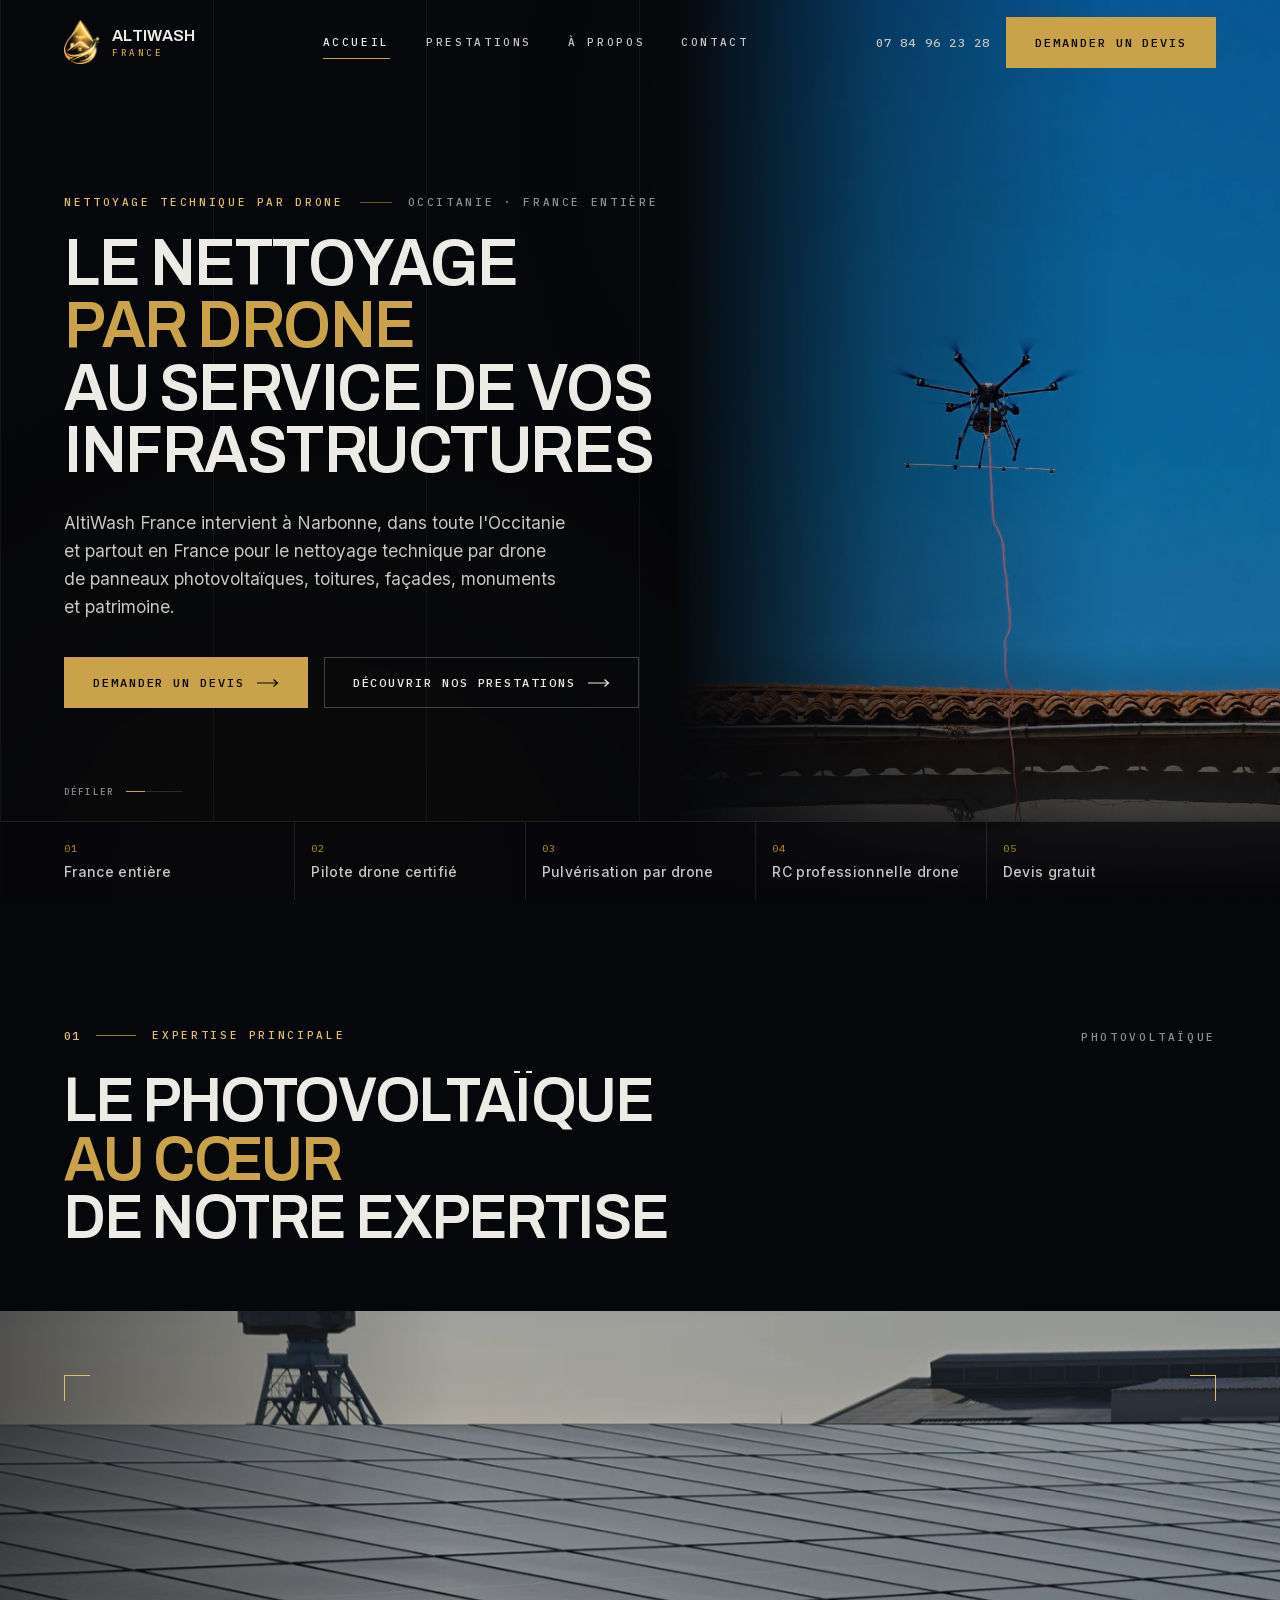
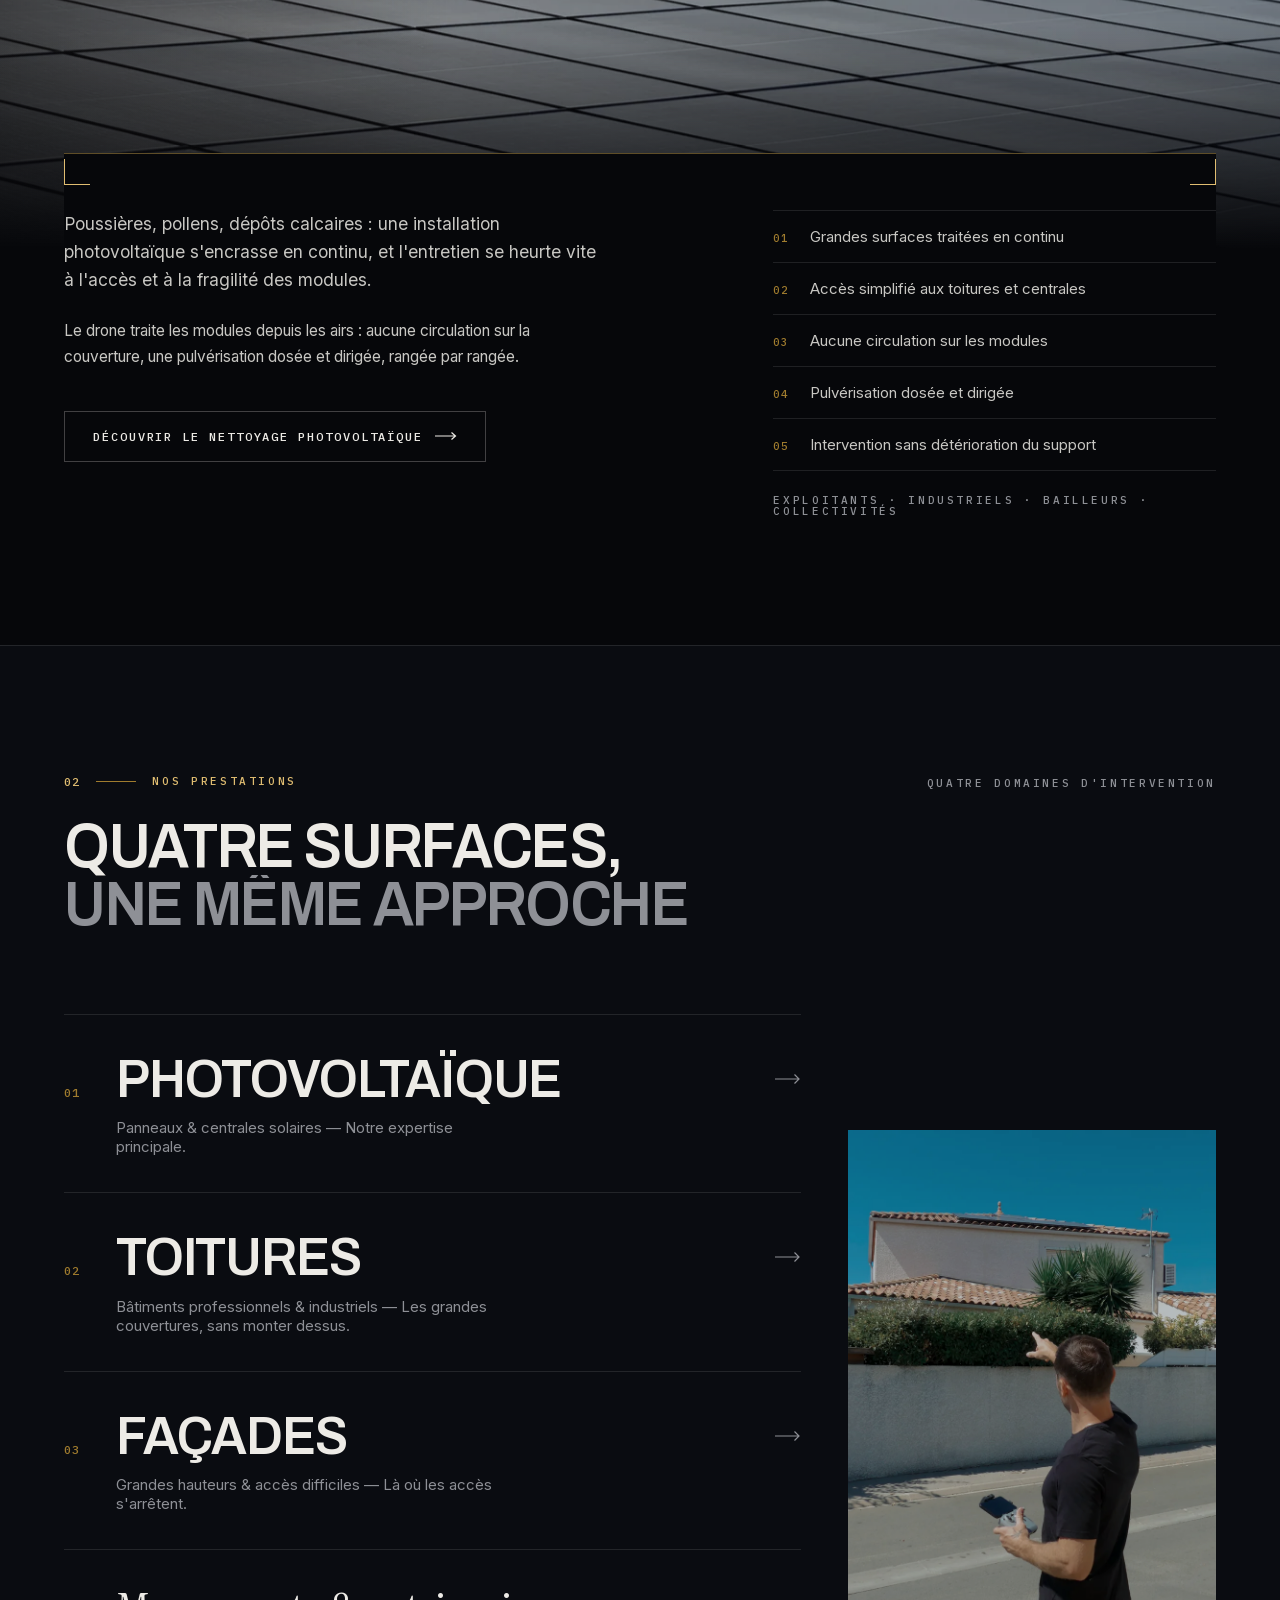
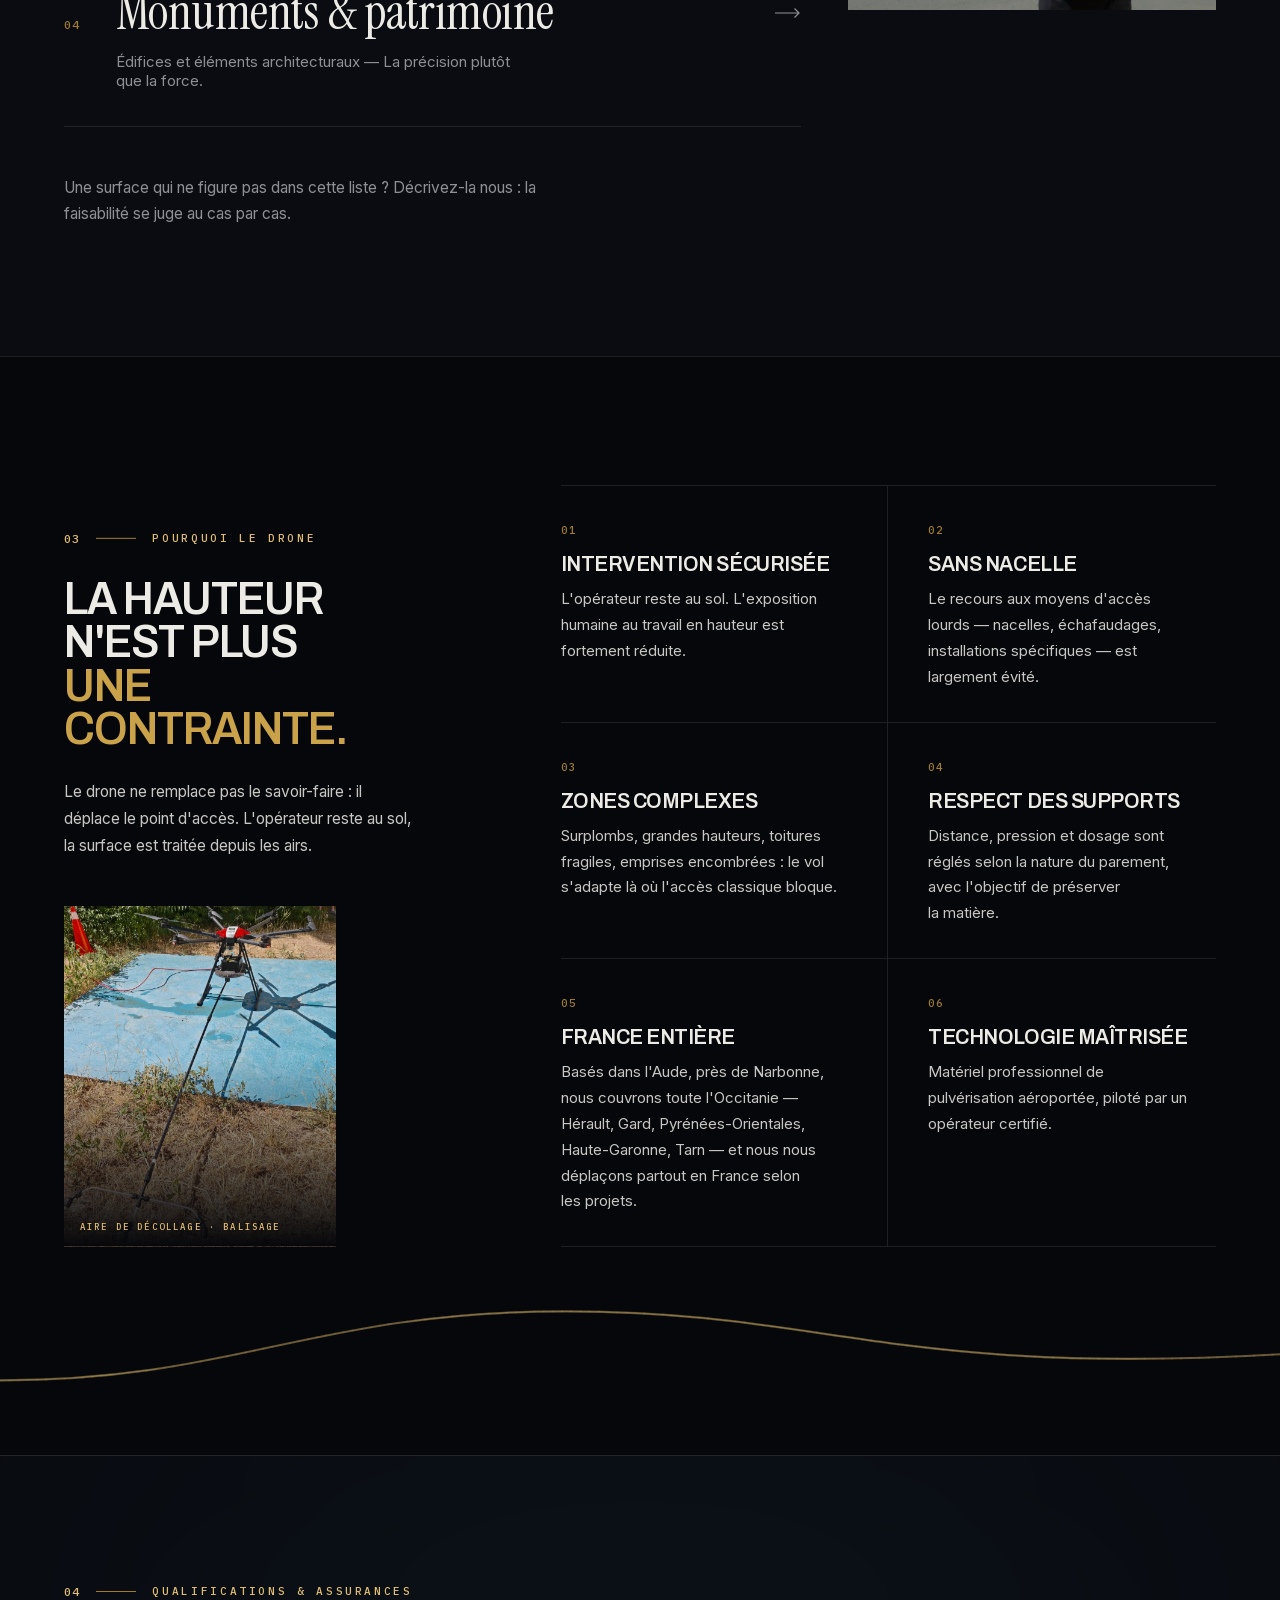
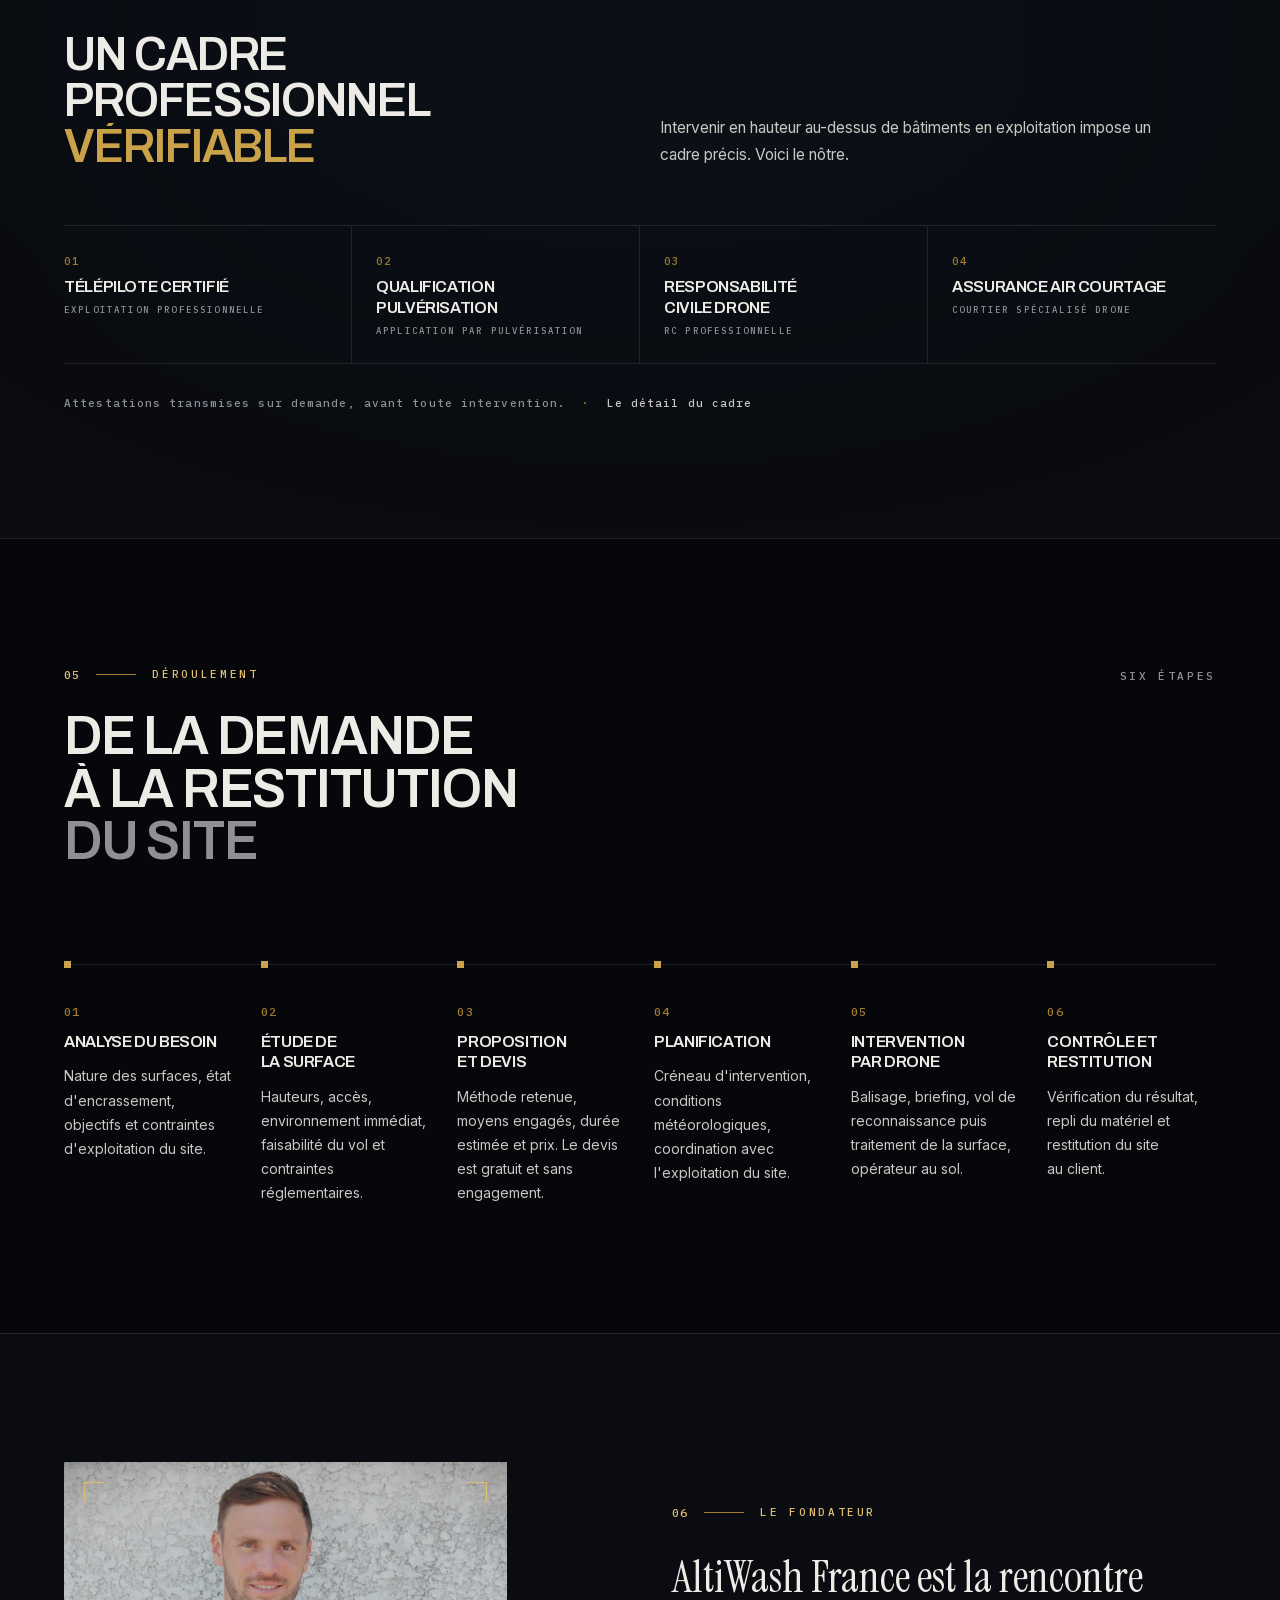
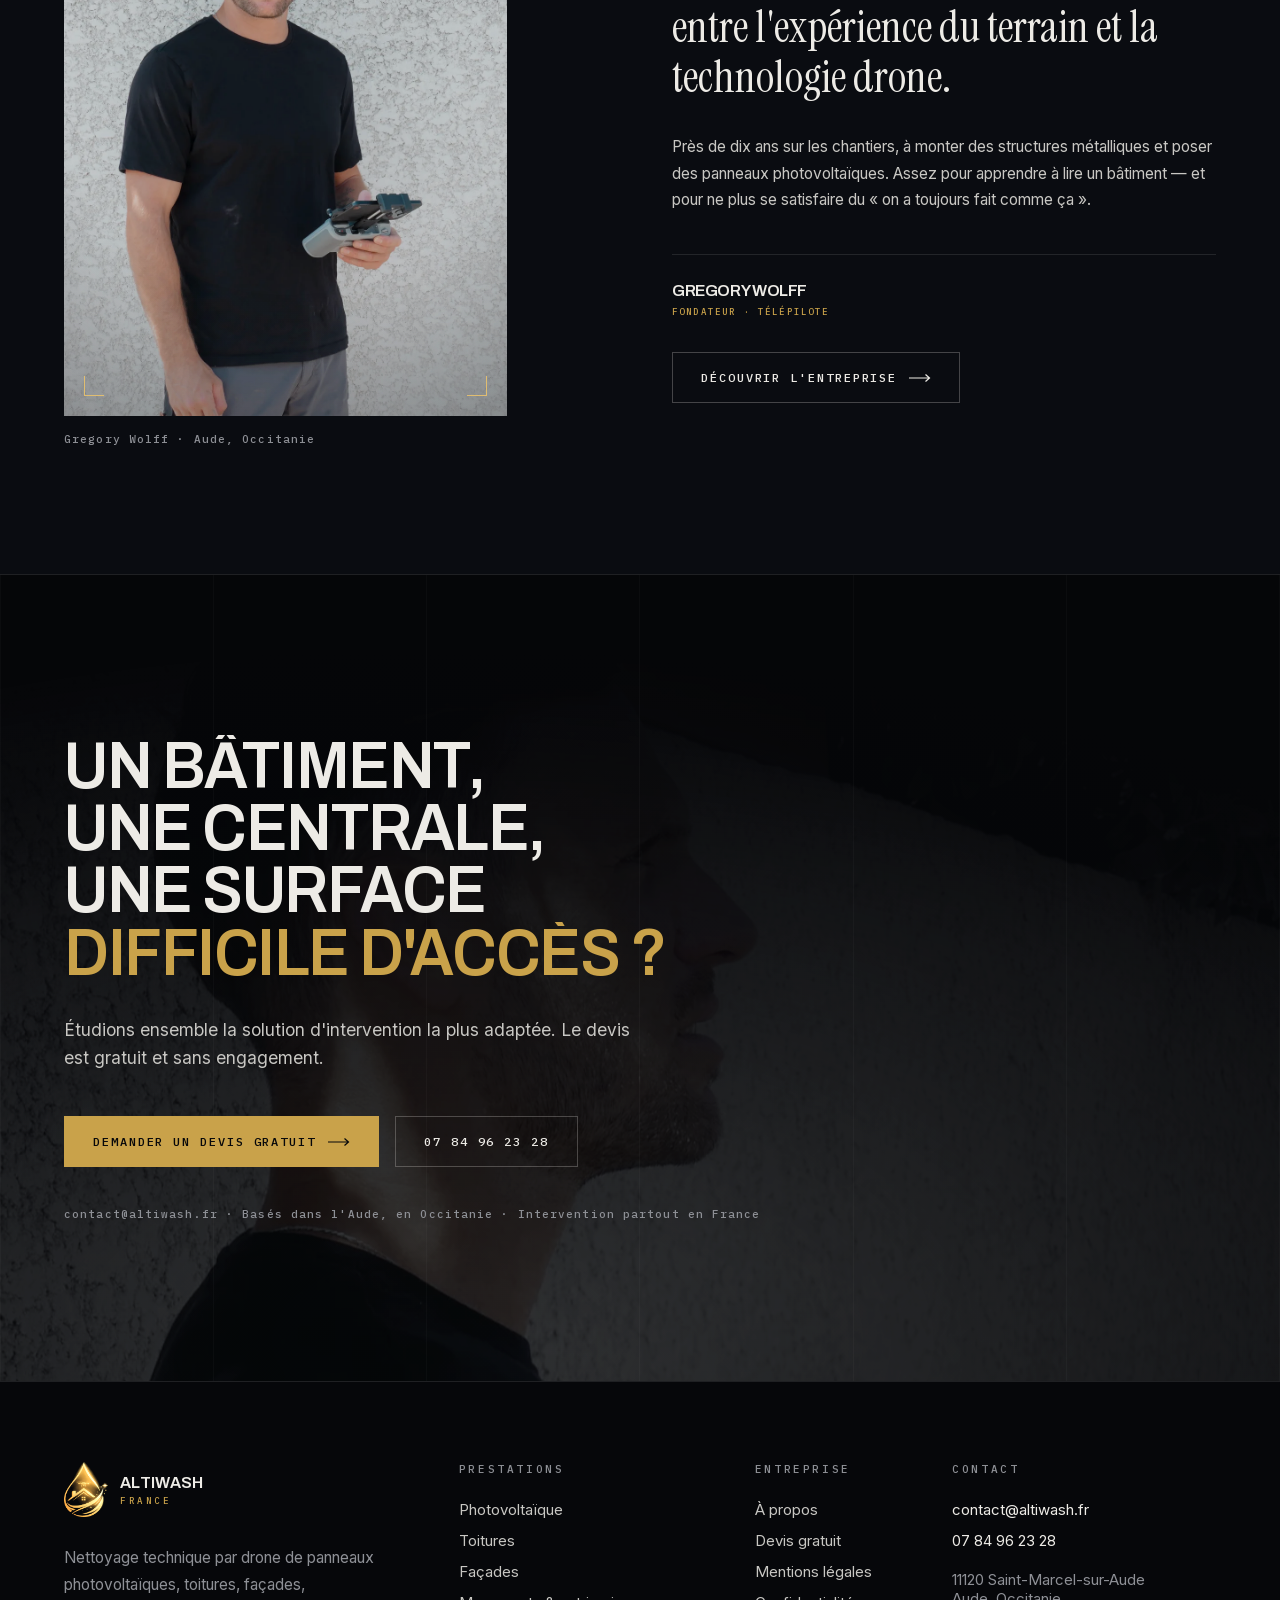
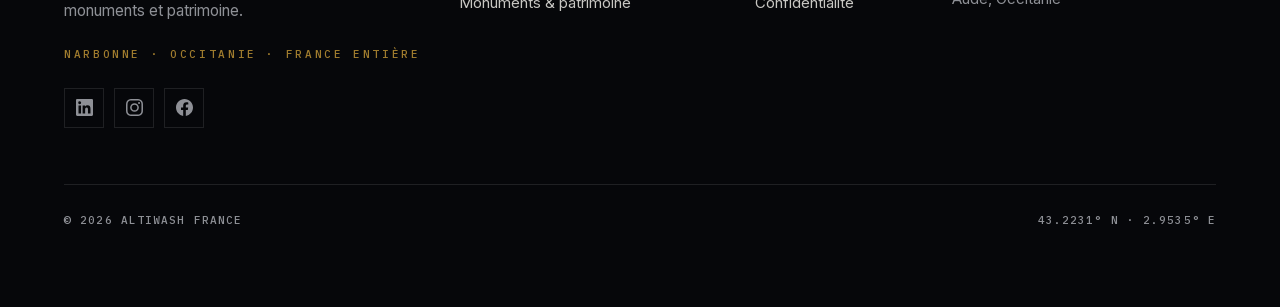
<file: index.html>
<!doctype html>
<html lang="fr" class="no-js">
<head>
<meta charset="utf-8">
<meta name="viewport" content="width=device-width, initial-scale=1">
<title>AltiWash France — Nettoyage technique par drone | Occitanie, Narbonne &amp; France entière</title>
<meta name="description" content="AltiWash France réalise le nettoyage par drone de panneaux photovoltaïques, toitures, façades, monuments et patrimoine en Occitanie. Basés dans l'Aude près de Narbonne, nous intervenons dans toute l'Occitanie et partout en France. Devis gratuit.">
<meta name="keywords" content="nettoyage drone Narbonne, nettoyage par drone, nettoyage panneaux photovoltaïques par drone, nettoyage toiture par drone, nettoyage façade par drone, nettoyage patrimoine par drone">
<meta name="author" content="ALTIWASH FRANCE">
<meta name="theme-color" content="#06070a">
<meta name="robots" content="index, follow, max-image-preview:large">
<link rel="canonical" href="https://altiwash.fr/">

<!-- Partage social -->
<meta property="og:type" content="website">
<meta property="og:locale" content="fr_FR">
<meta property="og:site_name" content="AltiWash France">
<meta property="og:url" content="https://altiwash.fr/">
<meta property="og:title" content="AltiWash France — Nettoyage technique par drone">
<meta property="og:description" content="Nettoyage par drone de panneaux photovoltaïques, toitures, façades et patrimoine. Occitanie, Narbonne et France entière.">
<meta property="og:image" content="https://altiwash.fr/media/og-altiwash.jpg">
<meta property="og:image:width" content="1200">
<meta property="og:image:height" content="630">
<meta name="twitter:card" content="summary_large_image">
<meta name="twitter:title" content="AltiWash France — Nettoyage technique par drone">
<meta name="twitter:description" content="Nettoyage par drone de panneaux photovoltaïques, toitures, façades et patrimoine.">
<meta name="twitter:image" content="https://altiwash.fr/media/og-altiwash.jpg">

<link rel="icon" href="media/favicon-32.png" type="image/png" sizes="32x32">
<link rel="icon" href="media/favicon.png" type="image/png" sizes="512x512">
<link rel="apple-touch-icon" href="media/apple-touch-icon.png">

<!-- Les deux polices du premier écran sont chargées en priorité. -->
<link rel="preload" href="fonts/archivo-variable.woff2" as="font" type="font/woff2" crossorigin>
<link rel="preload" href="fonts/inter-variable.woff2" as="font" type="font/woff2" crossorigin>
<link rel="stylesheet" href="css/style.css">

<!-- Ouverture du site. Décidée ici, avant le premier rendu : posée
     plus tard, le contenu apparaîtrait puis serait recouvert.
     Sautée en mouvement réduit et au-delà de la première page vue. -->
<script>
(function () {
  /* Quand rejouer l'ouverture :
       "toujours" — à chaque chargement et rechargement (réglage actuel)
       "arrivee"  — à l'arrivée sur le site et au rechargement, mais pas
                    en passant d'une page du site à une autre
       "session"  — une seule fois par onglet                            */
  var QUAND = "toujours";

  if (matchMedia("(prefers-reduced-motion: reduce)").matches) return;

  if (QUAND === "session") {
    try {
      if (sessionStorage.getItem("altiwash-vu")) return;
      sessionStorage.setItem("altiwash-vu", "1");
    } catch (e) {}          /* navigation privée : on joue quand même */
  } else if (QUAND === "arrivee") {
    var nav = performance.getEntriesByType && performance.getEntriesByType("navigation")[0];
    var rechargement = nav ? nav.type === "reload" : false;
    var interne = document.referrer.lastIndexOf(location.origin, 0) === 0;
    if (interne && !rechargement) return;
  }

  var r = document.documentElement;
  r.classList.add("ouverture-en-cours");
  /* Filet de sécurité : si le script principal ne se charge pas, le
     contenu ne doit pas rester caché derrière un rideau absent. */
  setTimeout(function () { r.classList.remove("ouverture-en-cours"); }, 4000);
})();
</script>

<!-- Données structurées : identité de l'entreprise et catalogue. -->
<script type="application/ld+json">
{
  "@context": "https://schema.org",
  "@type": "ProfessionalService",
  "@id": "https://altiwash.fr/#organisation",
  "name": "ALTIWASH FRANCE",
  "alternateName": "AltiWash France",
  "url": "https://altiwash.fr",
  "logo": "https://altiwash.fr/media/logo-altiwash.png",
  "image": "https://altiwash.fr/media/og-altiwash.jpg",
  "description": "Nettoyage technique par drone de panneaux photovoltaïques, toitures, façades, monuments et patrimoine en Occitanie et partout en France.",
  "email": "contact@altiwash.fr",
  "telephone": "+33 7 84 96 23 28",
  "foundingDate": "2026-08-26",
  "founder": { "@type": "Person", "name": "Gregory Wolff" },
  "vatID": "FR58108623687",
  "taxID": "10862368700010",
  "address": {
    "@type": "PostalAddress",
    "streetAddress": "4 Impasse du Stade",
    "postalCode": "11120",
    "addressLocality": "Saint-Marcel-sur-Aude",
    "addressRegion": "Occitanie",
    "addressCountry": "FR"
  },
  "geo": { "@type": "GeoCoordinates", "latitude": 43.2231, "longitude": 2.9535 },
  "areaServed": [
    { "@type": "AdministrativeArea", "name": "Occitanie" },
    { "@type": "AdministrativeArea", "name": "Aude" },
    { "@type": "City", "name": "Narbonne" },
    { "@type": "Country", "name": "France" }
  ],
  "knowsAbout": [
    "Nettoyage par drone",
    "Nettoyage de panneaux photovoltaïques",
    "Nettoyage de toiture",
    "Nettoyage de façade",
    "Entretien du patrimoine bâti"
  ],
  "hasOfferCatalog": {
    "@type": "OfferCatalog",
    "name": "Prestations de nettoyage par drone",
    "itemListElement": [
      { "@type": "Offer", "itemOffered": { "@type": "Service", "name": "Nettoyage de panneaux photovoltaïques par drone", "areaServed": "France" } },
      { "@type": "Offer", "itemOffered": { "@type": "Service", "name": "Nettoyage de toiture par drone", "areaServed": "France" } },
      { "@type": "Offer", "itemOffered": { "@type": "Service", "name": "Nettoyage de façade par drone", "areaServed": "France" } },
      { "@type": "Offer", "itemOffered": { "@type": "Service", "name": "Nettoyage de monuments et patrimoine par drone", "areaServed": "France" } }
    ]
  }
}
</script>
</head>

<body>
<a class="skip-link" href="#contenu">Aller au contenu</a>

<!-- ══════════════════ EN-TÊTE ══════════════════ -->
<header class="site-header">
  <div class="shell site-header__inner">
    <a class="logo" href="index.html" aria-label="AltiWash France — retour à l'accueil">
      <img class="logo__marque" src="media/logo-altiwash.png" alt="" width="36" height="45">
      <span class="logo__texte">
        <span class="logo__nom">AltiWash</span>
        <span class="logo__pays">France</span>
      </span>
    </a>

    <nav class="nav" aria-label="Navigation principale">
      <a class="nav__lien" href="index.html" aria-current="page">Accueil</a>
      <a class="nav__lien" href="prestations.html">Prestations</a>
      <a class="nav__lien" href="a-propos.html">À propos</a>
      <a class="nav__lien" href="contact.html">Contact</a>
    </nav>

    <div class="site-header__actions">
      <a class="entete__tel index-tech" href="tel:+33784962328">07 84 96 23 28</a>

      <a class="btn btn--primary btn--compact" href="contact.html">
        <span class="btn__court">Devis</span>
        <span class="btn__long">Demander un devis</span>
      </a>

      <button class="burger" type="button" aria-expanded="false" aria-controls="menu-mobile">
        <span class="sr-only burger__libelle">Ouvrir le menu</span>
        <span class="burger__trait" aria-hidden="true"><span></span><span></span></span>
      </button>
    </div>
  </div>
  <span class="progression" aria-hidden="true"></span>
</header>

<!-- ══════════════════ MENU PLEIN ÉCRAN ══════════════════ -->
<div class="menu-mobile" id="menu-mobile">
  <div class="menu-mobile__fond" aria-hidden="true"></div>
  <nav class="shell menu-mobile__nav" aria-label="Navigation principale">
    <div class="menu-mobile__item">
      <a class="menu-mobile__lien" href="index.html">
        <span class="index-tech t-gold-600">01</span><span class="display">Accueil</span>
      </a>
    </div>
    <div class="menu-mobile__item">
      <a class="menu-mobile__lien" href="prestations.html">
        <span class="index-tech t-gold-600">02</span><span class="display">Prestations</span>
      </a>
    </div>
    <div class="menu-mobile__item">
      <a class="menu-mobile__lien" href="a-propos.html">
        <span class="index-tech t-gold-600">03</span><span class="display">À propos</span>
      </a>
    </div>
    <div class="menu-mobile__item">
      <a class="menu-mobile__lien" href="contact.html">
        <span class="index-tech t-gold-600">04</span><span class="display">Contact</span>
      </a>
    </div>
  </nav>
  <div class="shell menu-mobile__pied">
    <a class="btn btn--primary btn--pleine-largeur" href="contact.html">
      <span class="btn__libelle">Demander un devis</span>
      <svg class="btn__fleche" viewBox="0 0 22 8" fill="none" aria-hidden="true">
        <path d="M0 4h20M16.5 0.5 20.5 4l-4 3.5" stroke="currentColor" stroke-width="1.2"/>
      </svg>
    </a>
    <div class="menu-mobile__coordonnees index-tech">
      <a href="tel:+33784962328">07 84 96 23 28</a>
      <a href="mailto:contact@altiwash.fr">contact@altiwash.fr</a>
    </div>
  </div>
</div>

<main id="contenu">

<!-- ══════════════════ HERO ══════════════════ -->
<section class="hero" aria-labelledby="hero-titre">
  <div class="hero__fond" aria-hidden="true">
    <div class="hairlines"><span></span><span></span><span></span><span></span><span></span><span></span><span></span></div>
    <div class="halo hero__halo-azur"></div>
    <div class="halo hero__halo-or"></div>
  </div>

  <div class="hero__photo cadre">
    <img src="media/drone-toiture.webp" alt="Drone hexacoptère AltiWash en vol de précision au-dessus d'une toiture en tuiles, sous un ciel dégagé" fetchpriority="high" width="1200" height="1600">
    <span class="hero__teinte" aria-hidden="true"></span>
    <span class="hero__degrade" aria-hidden="true"></span>
    <span class="hero__degrade-bas" aria-hidden="true"></span>
    <span class="grain" aria-hidden="true"></span>
  </div>

  <div class="shell hero__contenu">
    <div class="hero__bloc">
      <div class="hero__surtitre">
        <span class="label-tech t-gold-400">Nettoyage technique par drone</span>
        <span class="hero__surtitre-filet" aria-hidden="true"></span>
        <span class="label-tech t-dim">Occitanie · France entière</span>
      </div>

      <h1 class="display hero__titre lignes" id="hero-titre">
        <span><span>Le nettoyage</span></span>
        <span><span class="ligne-accent">par drone</span></span>
        <span><span>au service de vos</span></span>
        <span><span>infrastructures</span></span>
      </h1>

      <p class="lede hero__lede">
        AltiWash France intervient à Narbonne, dans toute l'Occitanie et partout en France pour le
        nettoyage technique par drone de panneaux photovoltaïques, toitures, façades, monuments et patrimoine.
      </p>

      <div class="hero__actions">
        <a class="btn btn--primary" href="contact.html">
          <span class="btn__libelle">Demander un devis</span>
          <svg class="btn__fleche" viewBox="0 0 22 8" fill="none" aria-hidden="true">
            <path d="M0 4h20M16.5 0.5 20.5 4l-4 3.5" stroke="currentColor" stroke-width="1.2"/>
          </svg>
        </a>
        <a class="btn btn--ghost" href="prestations.html">
          <span class="btn__libelle">Découvrir nos prestations</span>
          <svg class="btn__fleche" viewBox="0 0 22 8" fill="none" aria-hidden="true">
            <path d="M0 4h20M16.5 0.5 20.5 4l-4 3.5" stroke="currentColor" stroke-width="1.2"/>
          </svg>
        </a>
      </div>
    </div>
  </div>

  <!-- Bandeau de faits -->
  <div class="faits">
    <div class="shell">
      <ul class="faits__liste">
        <li class="faits__item">
          <span class="index-tech faits__numero">01</span>
          <span class="faits__texte">France entière</span>
        </li>
        <li class="faits__item">
          <span class="index-tech faits__numero">02</span>
          <span class="faits__texte">Pilote drone certifié</span>
        </li>
        <li class="faits__item faits__item--sm">
          <span class="index-tech faits__numero">03</span>
          <span class="faits__texte">Pulvérisation par drone</span>
        </li>
        <li class="faits__item faits__item--lg">
          <span class="index-tech faits__numero">04</span>
          <span class="faits__texte">RC professionnelle drone</span>
        </li>
        <li class="faits__item faits__item--lg">
          <span class="index-tech faits__numero">05</span>
          <span class="faits__texte">Devis gratuit</span>
        </li>
      </ul>
    </div>
  </div>

  <div class="defiler" aria-hidden="true">
    <span class="label-tech" style="font-size:.5625rem;color:var(--paper-dim)">Défiler</span>
    <span class="defiler__rail"><span></span></span>
  </div>
</section>

<!-- ══════════════════ PHOTOVOLTAÏQUE ══════════════════ -->
<section class="section section--sans-filet" aria-labelledby="pv-titre">
  <div class="shell">
    <div class="entete-section">
      <div class="repere">
        <span class="index-tech t-gold-400">01</span>
        <span class="repere__filet" aria-hidden="true"></span>
        <span class="label-tech t-gold-400">Expertise principale</span>
      </div>
      <span class="label-tech t-dim">Photovoltaïque</span>
    </div>

    <h2 class="display lignes" id="pv-titre" style="margin-top:1.75rem;font-size:clamp(2rem,5vw,3.9rem);color:var(--paper)">
      <span><span>Le photovoltaïque</span></span>
      <span><span class="ligne-accent">au cœur</span></span>
      <span><span>de notre expertise</span></span>
    </h2>
  </div>

  <div class="volet pv__bandeau cadre">
    <span class="parallaxe" data-parallaxe="34"><img class="photo-grade" src="media/centrale-photovoltaique-bandeau.webp" alt="Centrale photovoltaïque de grande surface en toiture industrielle, au lever du jour" loading="lazy" width="1600" height="900"></span>
    <span class="cadre__voile cadre__voile--teinte" aria-hidden="true"></span>
    <span class="cadre__voile cadre__voile--degrade" aria-hidden="true"></span>
    <span class="balayage" aria-hidden="true"></span>
    <span class="reticule pv__reticule" aria-hidden="true"><span></span><span></span><span></span><span></span></span>
  </div>

  <div class="shell">
    <div class="pv__editorial">
      <div class="pv__grille">
        <div class="pv__texte">
          <p class="lede reveal">
            Poussières, pollens, dépôts calcaires : une installation photovoltaïque
            s'encrasse en continu, et l'entretien se heurte vite à l'accès et à la
            fragilité des modules.
          </p>
          <p class="body-text reveal" style="margin-top:1.5rem">
            Le drone traite les modules depuis les airs : aucune circulation sur la
            couverture, une pulvérisation dosée et dirigée, rangée par rangée.
          </p>
          <div class="reveal" style="margin-top:2.5rem">
            <a class="btn btn--ghost" href="prestations.html#photovoltaique">
              <span class="btn__libelle">Découvrir le nettoyage photovoltaïque</span>
              <svg class="btn__fleche" viewBox="0 0 22 8" fill="none" aria-hidden="true">
                <path d="M0 4h20M16.5 0.5 20.5 4l-4 3.5" stroke="currentColor" stroke-width="1.2"/>
              </svg>
            </a>
          </div>
        </div>

        <div class="pv__points">
          <ul class="liste-points reveal-groupe">
            <li><span class="index-tech liste-points__num">01</span><span class="liste-points__texte">Grandes surfaces traitées en continu</span></li>
            <li><span class="index-tech liste-points__num">02</span><span class="liste-points__texte">Accès simplifié aux toitures et centrales</span></li>
            <li><span class="index-tech liste-points__num">03</span><span class="liste-points__texte">Aucune circulation sur les modules</span></li>
            <li><span class="index-tech liste-points__num">04</span><span class="liste-points__texte">Pulvérisation dosée et dirigée</span></li>
            <li><span class="index-tech liste-points__num">05</span><span class="liste-points__texte">Intervention sans détérioration du support</span></li>
          </ul>
          <p class="label-tech t-dim reveal" style="margin-top:1.5rem">
            Exploitants · Industriels · Bailleurs · Collectivités
          </p>
        </div>
      </div>
    </div>
  </div>
</section>

<!-- ══════════════════ INDEX DES PRESTATIONS ══════════════════ -->
<section class="section section--alt" aria-labelledby="prestations-titre">
  <div class="shell">
    <div class="entete-section">
      <div class="repere">
        <span class="index-tech t-gold-400">02</span>
        <span class="repere__filet" aria-hidden="true"></span>
        <span class="label-tech t-gold-400">Nos prestations</span>
      </div>
      <span class="label-tech t-dim">Quatre domaines d'intervention</span>
    </div>

    <h2 class="display lignes" id="prestations-titre" style="margin-top:1.75rem;font-size:clamp(2rem,5vw,3.9rem);color:var(--paper)">
      <span><span>Quatre surfaces,</span></span>
      <span><span class="t-dim">une même approche</span></span>
    </h2>

    <div class="index-prestations">
      <!-- Aperçu appelé au survol de chaque ligne. -->
      <div class="index-prestations__apercu" aria-hidden="true">
        <div class="cadre">
          <img class="photo-portrait" src="media/lecture-toiture-photovoltaique.webp" alt="" loading="lazy" width="800" height="1000">
          <span class="cadre__voile" style="background:rgba(8,32,47,.25);mix-blend-mode:multiply"></span>
          <span class="reticule" style="--taille-reticule:18px"><span></span><span></span><span></span><span></span></span>
        </div>
        <div class="cadre">
          <img class="photo-grade" src="media/drone-toiture.webp" alt="" loading="lazy" width="800" height="1000">
          <span class="cadre__voile" style="background:rgba(8,32,47,.25);mix-blend-mode:multiply"></span>
          <span class="reticule" style="--taille-reticule:18px"><span></span><span></span><span></span><span></span></span>
        </div>
        <div class="cadre">
          <img class="photo-grade" src="media/drone-facade.webp" alt="" loading="lazy" width="800" height="1000">
          <span class="cadre__voile" style="background:rgba(8,32,47,.25);mix-blend-mode:multiply"></span>
          <span class="reticule" style="--taille-reticule:18px"><span></span><span></span><span></span><span></span></span>
        </div>
        <div class="cadre">
          <img class="photo-grade" src="media/patrimoine.webp" alt="" loading="lazy" width="800" height="1000">
          <span class="cadre__voile" style="background:rgba(8,32,47,.25);mix-blend-mode:multiply"></span>
          <span class="reticule" style="--taille-reticule:18px"><span></span><span></span><span></span><span></span></span>
        </div>
      </div>

      <!-- Table des matières : les intitulés portent la composition. -->
      <ul class="index-prestations__liste">
        <li>
          <a class="prestation-lien" href="prestations.html#photovoltaique">
            <span class="prestation-lien__vignette cadre">
              <img class="photo-grade" src="media/centrale-photovoltaique-vignette.webp" alt="Panneaux photovoltaïques d'une centrale en toiture industrielle" loading="lazy" width="800" height="500">
              <span class="cadre__voile" aria-hidden="true"></span>
            </span>
            <span class="prestation-lien__ligne">
              <span class="index-tech prestation-lien__num">01</span>
              <span class="display prestation-lien__titre">Photovoltaïque</span>
              <span class="prestation-lien__fleche" aria-hidden="true">
                <svg viewBox="0 0 26 10" fill="none" width="26" height="10">
                  <path d="M0 5h24M19.5 0.5 24 5l-4.5 4.5" stroke="currentColor" stroke-width="1.2"/>
                </svg>
              </span>
            </span>
            <span class="prestation-lien__desc">Panneaux &amp; centrales solaires — Notre expertise principale.</span>
          </a>
        </li>
        <li>
          <a class="prestation-lien" href="prestations.html#toitures">
            <span class="prestation-lien__vignette cadre">
              <img class="photo-grade" src="media/drone-toiture.webp" alt="Drone hexacoptère AltiWash en vol au-dessus d'une toiture en tuiles" loading="lazy" width="800" height="500">
              <span class="cadre__voile" aria-hidden="true"></span>
            </span>
            <span class="prestation-lien__ligne">
              <span class="index-tech prestation-lien__num">02</span>
              <span class="display prestation-lien__titre">Toitures</span>
              <span class="prestation-lien__fleche" aria-hidden="true">
                <svg viewBox="0 0 26 10" fill="none" width="26" height="10">
                  <path d="M0 5h24M19.5 0.5 24 5l-4.5 4.5" stroke="currentColor" stroke-width="1.2"/>
                </svg>
              </span>
            </span>
            <span class="prestation-lien__desc">Bâtiments professionnels &amp; industriels — Les grandes couvertures, sans monter dessus.</span>
          </a>
        </li>
        <li>
          <a class="prestation-lien" href="prestations.html#facades">
            <span class="prestation-lien__vignette cadre">
              <img class="photo-grade" src="media/drone-facade.webp" alt="Drone AltiWash pulvérisant la façade en pierre et brique d'un bâtiment en hauteur" loading="lazy" width="800" height="500">
              <span class="cadre__voile" aria-hidden="true"></span>
            </span>
            <span class="prestation-lien__ligne">
              <span class="index-tech prestation-lien__num">03</span>
              <span class="display prestation-lien__titre">Façades</span>
              <span class="prestation-lien__fleche" aria-hidden="true">
                <svg viewBox="0 0 26 10" fill="none" width="26" height="10">
                  <path d="M0 5h24M19.5 0.5 24 5l-4.5 4.5" stroke="currentColor" stroke-width="1.2"/>
                </svg>
              </span>
            </span>
            <span class="prestation-lien__desc">Grandes hauteurs &amp; accès difficiles — Là où les accès s'arrêtent.</span>
          </a>
        </li>
        <li>
          <a class="prestation-lien" href="prestations.html#monuments-patrimoine">
            <span class="prestation-lien__vignette cadre">
              <img class="photo-grade" src="media/patrimoine.webp" alt="Façade d'un édifice patrimonial en pierre de taille vue en contre-plongée" loading="lazy" width="800" height="500">
              <span class="cadre__voile" aria-hidden="true"></span>
            </span>
            <span class="prestation-lien__ligne">
              <span class="index-tech prestation-lien__num">04</span>
              <!-- Le patrimoine passe en serif : registre différent, même grille. -->
              <span class="prestation-lien__titre prestation-lien__titre--serif">Monuments &amp; patrimoine</span>
              <span class="prestation-lien__fleche" aria-hidden="true">
                <svg viewBox="0 0 26 10" fill="none" width="26" height="10">
                  <path d="M0 5h24M19.5 0.5 24 5l-4.5 4.5" stroke="currentColor" stroke-width="1.2"/>
                </svg>
              </span>
            </span>
            <span class="prestation-lien__desc">Édifices et éléments architecturaux — La précision plutôt que la force.</span>
          </a>
        </li>
      </ul>
    </div>

    <p class="body-text t-dim reveal" style="margin-top:3rem;max-width:32rem">
      Une surface qui ne figure pas dans cette liste ? Décrivez-la nous : la faisabilité se
      juge au cas par cas.
    </p>
  </div>
</section>

<!-- ══════════════════ AVANTAGES ══════════════════ -->
<section class="section section--avec-trace" aria-labelledby="avantages-titre">
  <div class="shell">
    <div class="avantages__grille">
      <div class="avantages__enonce">
        <div class="avantages__colle">
          <div class="repere">
            <span class="index-tech t-gold-400">03</span>
            <span class="repere__filet" aria-hidden="true"></span>
            <span class="label-tech t-gold-400">Pourquoi le drone</span>
          </div>

          <h2 class="display lignes" id="avantages-titre" style="margin-top:2rem;font-size:clamp(1.9rem,3.6vw,2.9rem);color:var(--paper)">
            <span><span>La hauteur</span></span>
            <span><span>n'est plus</span></span>
            <span><span class="ligne-accent">une contrainte.</span></span>
          </h2>

          <p class="body-text reveal" style="margin-top:1.75rem;max-width:24rem">
            Le drone ne remplace pas le savoir-faire : il déplace le point d'accès.
            L'opérateur reste au sol, la surface est traitée depuis les airs.
          </p>

          <div class="volet avantages__photo cadre">
            <span class="parallaxe" data-parallaxe="20"><img class="photo-grade" src="media/drone-terrain.webp" alt="Drone de pulvérisation AltiWash posé sur son aire de décollage, balisage en place" loading="lazy" width="680" height="850"></span>
            <span class="cadre__voile" aria-hidden="true"></span>
            <span class="label-tech avantages__legende">Aire de décollage · balisage</span>
          </div>
        </div>
      </div>

      <div class="avantages__table">
        <dl class="avantages__liste">
          <div class="avantage reveal">
            <span class="index-tech" style="font-size:.6875rem;color:var(--gold-600)">01</span>
            <dt class="display avantage__titre">Intervention sécurisée</dt>
            <dd class="body-text avantage__texte">L'opérateur reste au sol. L'exposition humaine au travail en hauteur est fortement réduite.</dd>
          </div>
          <div class="avantage reveal">
            <span class="index-tech" style="font-size:.6875rem;color:var(--gold-600)">02</span>
            <dt class="display avantage__titre">Sans nacelle</dt>
            <dd class="body-text avantage__texte">Le recours aux moyens d'accès lourds — nacelles, échafaudages, installations spécifiques — est largement évité.</dd>
          </div>
          <div class="avantage reveal">
            <span class="index-tech" style="font-size:.6875rem;color:var(--gold-600)">03</span>
            <dt class="display avantage__titre">Zones complexes</dt>
            <dd class="body-text avantage__texte">Surplombs, grandes hauteurs, toitures fragiles, emprises encombrées : le vol s'adapte là où l'accès classique bloque.</dd>
          </div>
          <div class="avantage reveal">
            <span class="index-tech" style="font-size:.6875rem;color:var(--gold-600)">04</span>
            <dt class="display avantage__titre">Respect des supports</dt>
            <dd class="body-text avantage__texte">Distance, pression et dosage sont réglés selon la nature du parement, avec l'objectif de préserver la matière.</dd>
          </div>
          <div class="avantage reveal">
            <span class="index-tech" style="font-size:.6875rem;color:var(--gold-600)">05</span>
            <dt class="display avantage__titre">France entière</dt>
            <dd class="body-text avantage__texte">Basés dans l'Aude, près de Narbonne, nous couvrons toute l'Occitanie — Hérault, Gard, Pyrénées-Orientales, Haute-Garonne, Tarn — et nous nous déplaçons partout en France selon les projets.</dd>
          </div>
          <div class="avantage reveal">
            <span class="index-tech" style="font-size:.6875rem;color:var(--gold-600)">06</span>
            <dt class="display avantage__titre">Technologie maîtrisée</dt>
            <dd class="body-text avantage__texte">Matériel professionnel de pulvérisation aéroportée, piloté par un opérateur certifié.</dd>
          </div>
        </dl>
      </div>
    </div>
  </div>

  <!-- Trajectoire de vol : fil conducteur graphique entre les sections. -->
  <div class="trace" aria-hidden="true">
    <svg viewBox="0 0 1400 120" preserveAspectRatio="none">
      <path class="trace__plan" d="M0,100 C260,100 340,26 620,26 C900,26 980,96 1400,72"/>
      <path class="trace__vol" d="M0,100 C260,100 340,26 620,26 C900,26 980,96 1400,72"/>
    </svg>
    <span class="trace__drone"></span>
  </div>
</section>

<!-- ══════════════════ QUALIFICATIONS ══════════════════ -->
<section class="section section--alt" aria-labelledby="qualifications-titre">
  <div class="halo" aria-hidden="true" style="left:50%;top:0;height:40vh;width:80vw;transform:translateX(-50%);background:rgba(20,64,95,.12);filter:blur(140px)"></div>

  <div class="shell" style="position:relative">
    <div class="qualifications__entete">
      <div class="qualifications__titre-col">
        <div class="repere">
          <span class="index-tech t-gold-400">04</span>
          <span class="repere__filet" aria-hidden="true"></span>
          <span class="label-tech t-gold-400">Qualifications &amp; assurances</span>
        </div>
        <h2 class="display lignes" id="qualifications-titre" style="margin-top:2rem;font-size:clamp(1.9rem,4vw,3.05rem);color:var(--paper)">
          <span><span>Un cadre</span></span>
          <span><span>professionnel</span></span>
          <span><span class="ligne-accent">vérifiable</span></span>
        </h2>
      </div>
      <div class="qualifications__lede-col">
        <p class="body-text reveal" style="max-width:32rem">
          Intervenir en hauteur au-dessus de bâtiments en exploitation impose un cadre précis.
          Voici le nôtre.
        </p>
      </div>
    </div>

    <ul class="garanties reveal-groupe">
      <li class="garantie">
        <span class="index-tech garantie__num">01</span>
        <span class="display garantie__titre">Télépilote certifié</span>
        <span class="label-tech garantie__meta">Exploitation professionnelle</span>
      </li>
      <li class="garantie">
        <span class="index-tech garantie__num">02</span>
        <span class="display garantie__titre">Qualification pulvérisation</span>
        <span class="label-tech garantie__meta">Application par pulvérisation</span>
      </li>
      <li class="garantie">
        <span class="index-tech garantie__num">03</span>
        <span class="display garantie__titre">Responsabilité civile drone</span>
        <span class="label-tech garantie__meta">RC professionnelle</span>
      </li>
      <li class="garantie">
        <span class="index-tech garantie__num">04</span>
        <span class="display garantie__titre">Assurance Air Courtage</span>
        <span class="label-tech garantie__meta">Courtier spécialisé drone</span>
      </li>
    </ul>

    <p class="index-tech reveal" style="margin-top:2rem;font-size:.6875rem;color:var(--paper-dim)">
      Attestations transmises sur demande, avant toute intervention.
      <span aria-hidden="true" style="color:var(--gold-600);padding-inline:.5rem">·</span>
      <a class="lien-souligne" href="a-propos.html" style="color:var(--paper-soft)">Le détail du cadre</a>
    </p>
  </div>
</section>

<!-- ══════════════════ MÉTHODE ══════════════════ -->
<section class="section" aria-labelledby="methode-titre">
  <div class="shell">
    <div class="entete-section">
      <div class="repere">
        <span class="index-tech t-gold-400">05</span>
        <span class="repere__filet" aria-hidden="true"></span>
        <span class="label-tech t-gold-400">Déroulement</span>
      </div>
      <span class="label-tech t-dim">Six étapes</span>
    </div>

    <h2 class="display lignes" id="methode-titre" style="margin-top:1.75rem;font-size:clamp(2rem,4.6vw,3.5rem);color:var(--paper)">
      <span><span>De la demande</span></span>
      <span><span>à la restitution</span></span>
      <span><span class="t-dim">du site</span></span>
    </h2>

    <div class="methode__deroule">
      <div class="methode__rail" aria-hidden="true"></div>
      <div class="methode__rail-plein" aria-hidden="true"></div>

      <ol class="methode__etapes reveal-groupe">
        <li class="etape">
          <span class="index-tech t-gold-600">01</span>
          <h3 class="display etape__titre">Analyse du besoin</h3>
          <p class="body-text etape__texte">Nature des surfaces, état d'encrassement, objectifs et contraintes d'exploitation du site.</p>
        </li>
        <li class="etape">
          <span class="index-tech t-gold-600">02</span>
          <h3 class="display etape__titre">Étude de la surface</h3>
          <p class="body-text etape__texte">Hauteurs, accès, environnement immédiat, faisabilité du vol et contraintes réglementaires.</p>
        </li>
        <li class="etape">
          <span class="index-tech t-gold-600">03</span>
          <h3 class="display etape__titre">Proposition et devis</h3>
          <p class="body-text etape__texte">Méthode retenue, moyens engagés, durée estimée et prix. Le devis est gratuit et sans engagement.</p>
        </li>
        <li class="etape">
          <span class="index-tech t-gold-600">04</span>
          <h3 class="display etape__titre">Planification</h3>
          <p class="body-text etape__texte">Créneau d'intervention, conditions météorologiques, coordination avec l'exploitation du site.</p>
        </li>
        <li class="etape">
          <span class="index-tech t-gold-600">05</span>
          <h3 class="display etape__titre">Intervention par drone</h3>
          <p class="body-text etape__texte">Balisage, briefing, vol de reconnaissance puis traitement de la surface, opérateur au sol.</p>
        </li>
        <li class="etape">
          <span class="index-tech t-gold-600">06</span>
          <h3 class="display etape__titre">Contrôle et restitution</h3>
          <p class="body-text etape__texte">Vérification du résultat, repli du matériel et restitution du site au client.</p>
        </li>
      </ol>
    </div>
  </div>
</section>

<!-- ══════════════════ FONDATEUR ══════════════════ -->
<section class="section section--alt" aria-labelledby="fondateur-titre">
  <div class="shell">
    <div class="fondateur__grille">
      <div class="fondateur__photo-col">
        <div class="volet fondateur__photo cadre cadre--portrait">
          <img class="photo-portrait" src="media/gregory-wolff-fondateur-altiwash.webp" alt="Gregory Wolff, fondateur et télépilote d'AltiWash France, radiocommande de drone en main" loading="lazy" width="1000" height="1250">
          <span class="cadre__voile cadre__voile--teinte" aria-hidden="true"></span>
          <span class="cadre__voile cadre__voile--vignettage" aria-hidden="true"></span>
          <span class="reticule reticule--marge" aria-hidden="true"><span></span><span></span><span></span><span></span></span>
        </div>
        <p class="index-tech" style="margin-top:1rem;font-size:.6875rem;color:var(--paper-dim)">
          Gregory Wolff · Aude, Occitanie
        </p>
      </div>

      <div class="fondateur__recit">
        <div class="repere">
          <span class="index-tech t-gold-400">06</span>
          <span class="repere__filet" aria-hidden="true"></span>
          <span class="label-tech t-gold-400">Le fondateur</span>
        </div>

        <h2 class="fondateur__citation reveal" id="fondateur-titre">
          AltiWash France est la rencontre entre l'expérience du terrain et la technologie drone.
        </h2>

        <p class="body-text reveal" style="margin-top:2rem">
          Près de dix ans sur les chantiers, à monter des structures métalliques et poser
          des panneaux photovoltaïques. Assez pour apprendre à lire un bâtiment — et pour
          ne plus se satisfaire du « on a toujours fait comme ça ».
        </p>

        <div class="fondateur__signature reveal">
          <p class="display" style="font-size:1.0625rem;color:var(--paper)">Gregory Wolff</p>
          <p class="label-tech" style="margin-top:.5rem;font-size:.5625rem;color:var(--gold-500)">Fondateur · Télépilote</p>
        </div>

        <div class="reveal" style="margin-top:2.25rem">
          <a class="btn btn--ghost" href="a-propos.html">
            <span class="btn__libelle">Découvrir l'entreprise</span>
            <svg class="btn__fleche" viewBox="0 0 22 8" fill="none" aria-hidden="true">
              <path d="M0 4h20M16.5 0.5 20.5 4l-4 3.5" stroke="currentColor" stroke-width="1.2"/>
            </svg>
          </a>
        </div>
      </div>
    </div>
  </div>
</section>

<!-- ══════════════════ BANDEAU DE CONVERSION ══════════════════ -->
<section class="cta-final" aria-labelledby="cta-final-titre">
  <div class="cta-final__fond" aria-hidden="true">
    <div class="cadre">
      <span class="parallaxe" data-parallaxe="46"><img class="photo-grade-deep" src="media/bandeau-greg-devis.webp" alt="" loading="lazy" width="1600" height="1000"></span>
    </div>
    <div class="cta-final__assombri"></div>
    <div class="cta-final__vignettage"></div>
    <div class="cta-final__teinte"></div>
    <div class="hairlines" style="opacity:.5"><span></span><span></span><span></span><span></span><span></span><span></span><span></span></div>
  </div>

  <div class="shell">
    <div class="cta-final__bloc">
      <h2 class="display cta-final__titre lignes" id="cta-final-titre">
        <span><span>Un bâtiment,</span></span>
        <span><span>une centrale,</span></span>
        <span><span>une surface</span></span>
        <span><span class="ligne-accent">difficile d'accès ?</span></span>
      </h2>

      <p class="lede reveal" style="margin-top:2rem;max-width:36rem">
        Étudions ensemble la solution d'intervention la plus adaptée. Le devis est gratuit et
        sans engagement.
      </p>

      <div class="cta-final__actions reveal">
        <a class="btn btn--primary" href="contact.html">
          <span class="btn__libelle">Demander un devis gratuit</span>
          <svg class="btn__fleche" viewBox="0 0 22 8" fill="none" aria-hidden="true">
            <path d="M0 4h20M16.5 0.5 20.5 4l-4 3.5" stroke="currentColor" stroke-width="1.2"/>
          </svg>
        </a>
        <a class="btn btn--ghost" href="tel:+33784962328">
          <span class="btn__libelle">07 84 96 23 28</span>
        </a>
      </div>

      <p class="index-tech reveal" style="margin-top:2.5rem;font-size:.6875rem;color:var(--paper-dim)">
        contact@altiwash.fr · Basés dans l'Aude, en Occitanie · Intervention partout en France
      </p>
    </div>
  </div>
</section>

</main>

<!-- ══════════════════ PIED DE PAGE ══════════════════ -->
<footer class="site-footer">
  <div class="shell">
    <div class="site-footer__grille">
      <div class="site-footer__marque">
        <span class="logo">
          <img class="logo__marque" src="media/logo-altiwash.png" alt="" width="44" height="55">
          <span class="logo__texte">
            <span class="logo__nom">AltiWash</span>
            <span class="logo__pays">France</span>
          </span>
        </span>
        <p class="body-text t-dim" style="margin-top:1.5rem;max-width:20rem">
          Nettoyage technique par drone de panneaux photovoltaïques, toitures, façades,
          monuments et patrimoine.
        </p>
        <p class="label-tech t-gold-600" style="margin-top:1.5rem">Narbonne · Occitanie · France entière</p>

        <!-- Réseaux sociaux. Icônes intégrées au HTML : aucun appel
             à un service extérieur, donc aucun traçage du visiteur. -->
        <nav class="reseaux" aria-label="AltiWash France sur les réseaux sociaux">
          <a class="reseaux__lien" href="https://www.linkedin.com/company/altiwash-france/"
             target="_blank" rel="noopener noreferrer">
            <span class="sr-only">AltiWash France sur LinkedIn (nouvelle fenêtre)</span>
            <svg viewBox="0 0 24 24" width="17" height="17" fill="currentColor" aria-hidden="true">
              <path d="M20.45 20.45h-3.56v-5.57c0-1.33-.02-3.04-1.85-3.04-1.85 0-2.14 1.45-2.14 2.94v5.67H9.35V9h3.41v1.56h.05a3.74 3.74 0 0 1 3.37-1.85c3.6 0 4.27 2.37 4.27 5.46v6.28zM5.34 7.43a2.07 2.07 0 1 1 0-4.13 2.07 2.07 0 0 1 0 4.13zm1.78 13.02H3.55V9h3.57v11.45zM22.22 0H1.77C.79 0 0 .77 0 1.72v20.56C0 23.23.79 24 1.77 24h20.45c.98 0 1.78-.77 1.78-1.72V1.72C24 .77 23.2 0 22.22 0z"/>
            </svg>
          </a>

          <a class="reseaux__lien" href="https://www.instagram.com/altiwash"
             target="_blank" rel="noopener noreferrer">
            <span class="sr-only">AltiWash France sur Instagram (nouvelle fenêtre)</span>
            <svg viewBox="0 0 24 24" width="17" height="17" fill="currentColor" aria-hidden="true">
              <path d="M12 2.16c3.2 0 3.58.01 4.85.07 1.17.05 1.8.25 2.23.41.56.22.96.48 1.38.9.42.42.68.82.9 1.38.16.42.36 1.06.41 2.23.06 1.27.07 1.65.07 4.85s-.01 3.58-.07 4.85c-.05 1.17-.25 1.8-.41 2.23-.22.56-.48.96-.9 1.38-.42.42-.82.68-1.38.9-.42.16-1.06.36-2.23.41-1.27.06-1.65.07-4.85.07s-3.58-.01-4.85-.07c-1.17-.05-1.8-.25-2.23-.41-.56-.22-.96-.48-1.38-.9-.42-.42-.68-.82-.9-1.38-.16-.42-.36-1.06-.41-2.23C2.17 15.58 2.16 15.2 2.16 12s.01-3.58.07-4.85c.05-1.17.25-1.8.41-2.23.22-.56.48-.96.9-1.38.42-.42.82-.68 1.38-.9.42-.16 1.06-.36 2.23-.41C8.42 2.17 8.8 2.16 12 2.16zM12 0C8.74 0 8.33.01 7.05.07 5.78.13 4.9.33 4.14.63a5.9 5.9 0 0 0-2.13 1.38A5.9 5.9 0 0 0 .63 4.14C.33 4.9.13 5.78.07 7.05.01 8.33 0 8.74 0 12s.01 3.67.07 4.95c.06 1.27.26 2.15.56 2.91.31.79.72 1.46 1.38 2.13a5.9 5.9 0 0 0 2.13 1.38c.76.3 1.64.5 2.91.56C8.33 23.99 8.74 24 12 24s3.67-.01 4.95-.07c1.27-.06 2.15-.26 2.91-.56a5.9 5.9 0 0 0 2.13-1.38 5.9 5.9 0 0 0 1.38-2.13c.3-.76.5-1.64.56-2.91.06-1.28.07-1.69.07-4.95s-.01-3.67-.07-4.95c-.06-1.27-.26-2.15-.56-2.91a5.9 5.9 0 0 0-1.38-2.13A5.9 5.9 0 0 0 19.86.63c-.76-.3-1.64-.5-2.91-.56C15.67.01 15.26 0 12 0zm0 5.84a6.16 6.16 0 1 0 0 12.32 6.16 6.16 0 0 0 0-12.32zm0 10.16a4 4 0 1 1 0-8 4 4 0 0 1 0 8zm7.85-10.4a1.44 1.44 0 1 1-2.88 0 1.44 1.44 0 0 1 2.88 0z"/>
            </svg>
          </a>

          <a class="reseaux__lien" href="https://www.facebook.com/profile.php?id=61592875481585"
             target="_blank" rel="noopener noreferrer">
            <span class="sr-only">AltiWash France sur Facebook (nouvelle fenêtre)</span>
            <svg viewBox="0 0 24 24" width="17" height="17" fill="currentColor" aria-hidden="true">
              <path d="M24 12.07C24 5.4 18.63 0 12 0S0 5.4 0 12.07C0 18.1 4.39 23.09 10.13 24v-8.44H7.08v-3.49h3.05V9.41c0-3.02 1.79-4.69 4.53-4.69 1.31 0 2.68.24 2.68.24v2.97h-1.51c-1.49 0-1.96.93-1.96 1.89v2.25h3.33l-.53 3.49h-2.8V24C19.61 23.09 24 18.1 24 12.07z"/>
            </svg>
          </a>
        </nav>
      </div>

      <nav class="site-footer__col-prestations" aria-label="Prestations">
        <h2 class="site-footer__titre">Prestations</h2>
        <ul class="site-footer__liste">
          <li><a class="lien-souligne" href="prestations.html#photovoltaique">Photovoltaïque</a></li>
          <li><a class="lien-souligne" href="prestations.html#toitures">Toitures</a></li>
          <li><a class="lien-souligne" href="prestations.html#facades">Façades</a></li>
          <li><a class="lien-souligne" href="prestations.html#monuments-patrimoine">Monuments &amp; patrimoine</a></li>
        </ul>
      </nav>

      <nav class="site-footer__col-entreprise" aria-label="Entreprise">
        <h2 class="site-footer__titre">Entreprise</h2>
        <ul class="site-footer__liste">
          <li><a class="lien-souligne" href="a-propos.html">À propos</a></li>
          <li><a class="lien-souligne" href="contact.html">Devis gratuit</a></li>
          <li><a class="lien-souligne" href="mentions-legales.html">Mentions légales</a></li>
          <li><a class="lien-souligne" href="politique-de-confidentialite.html">Confidentialité</a></li>
        </ul>
      </nav>

      <div class="site-footer__col-contact">
        <h2 class="site-footer__titre">Contact</h2>
        <ul class="site-footer__liste">
          <li><a class="lien-souligne" href="mailto:contact@altiwash.fr">contact@altiwash.fr</a></li>
          <li><a class="lien-souligne" href="tel:+33784962328">07 84 96 23 28</a></li>
          <li class="t-dim" style="padding-top:.5rem">11120 Saint-Marcel-sur-Aude<br>Aude, Occitanie</li>
        </ul>
      </div>
    </div>

    <div class="site-footer__bandeau index-tech">
      <p>© 2026 ALTIWASH FRANCE</p>
      <p>43.2231° N · 2.9535° E</p>
    </div>
  </div>
</footer>

<script src="js/site.js"></script>
</body>
</html>
</file>
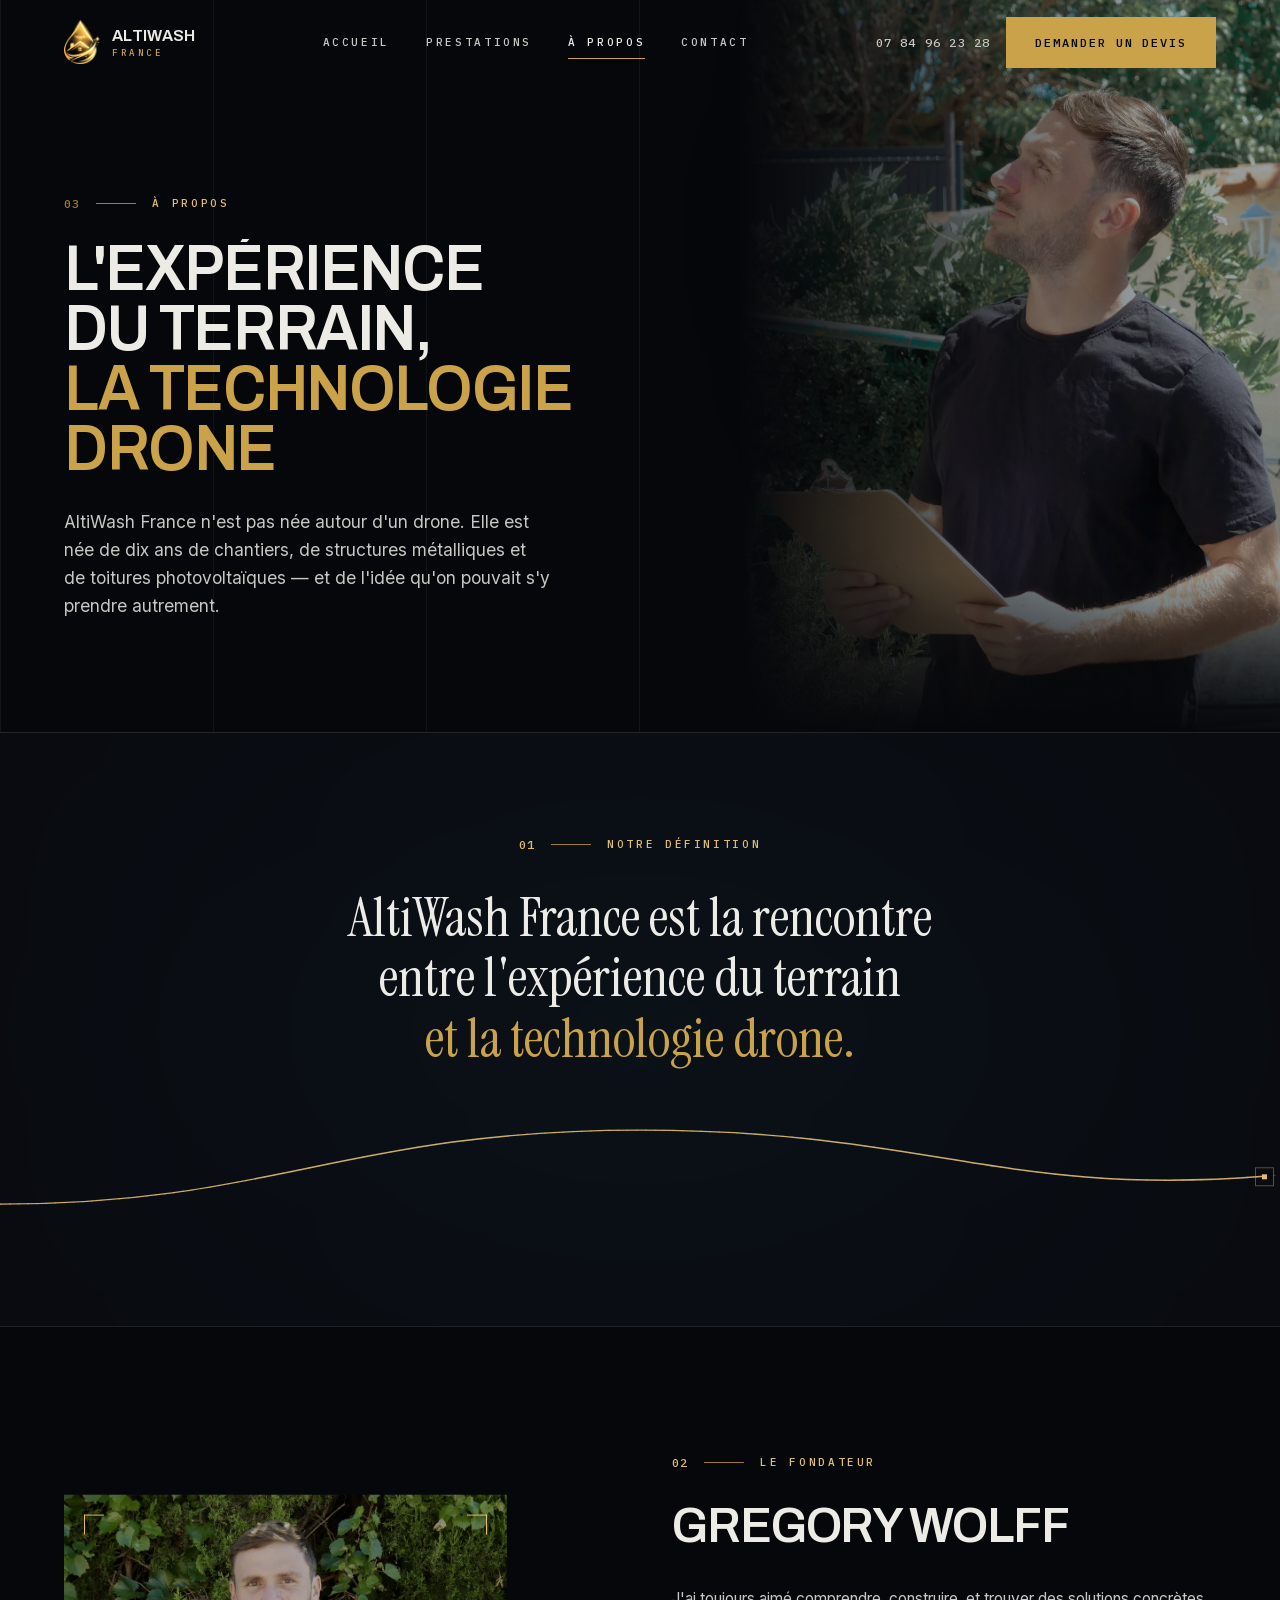
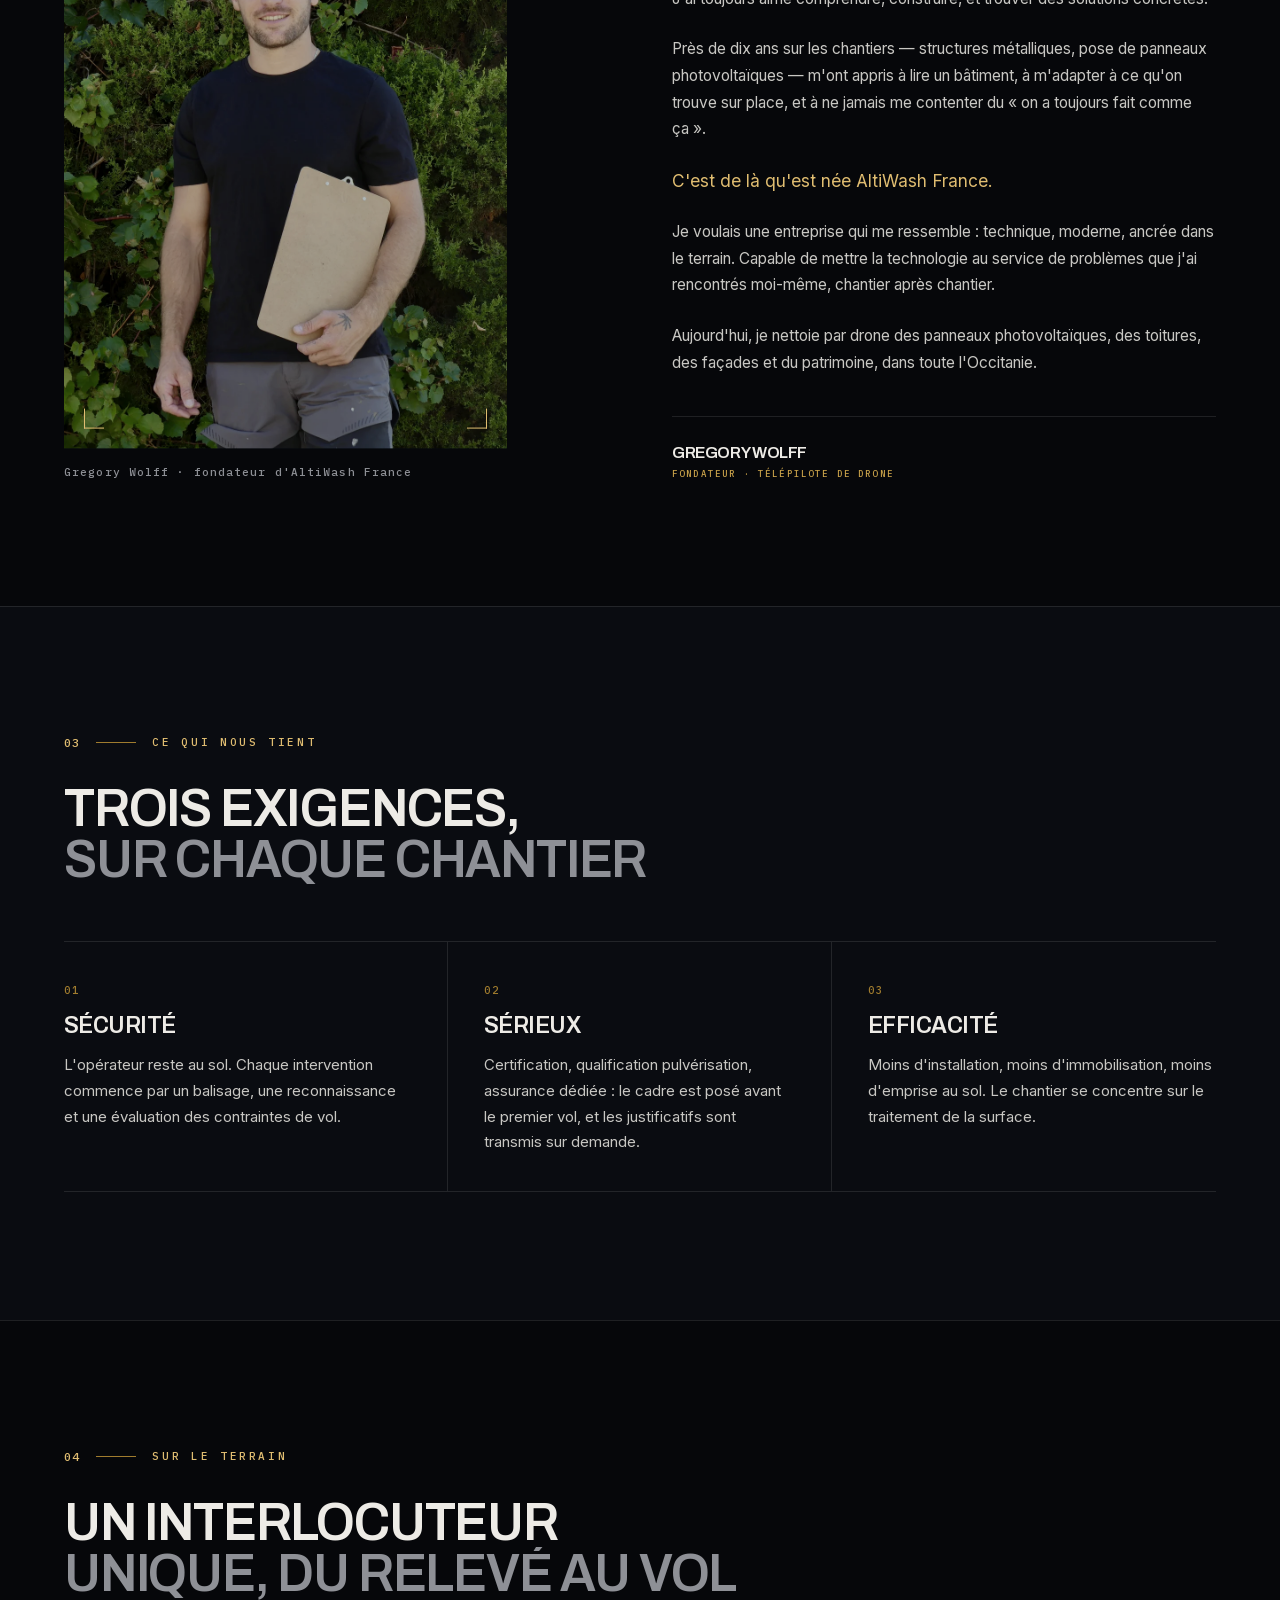
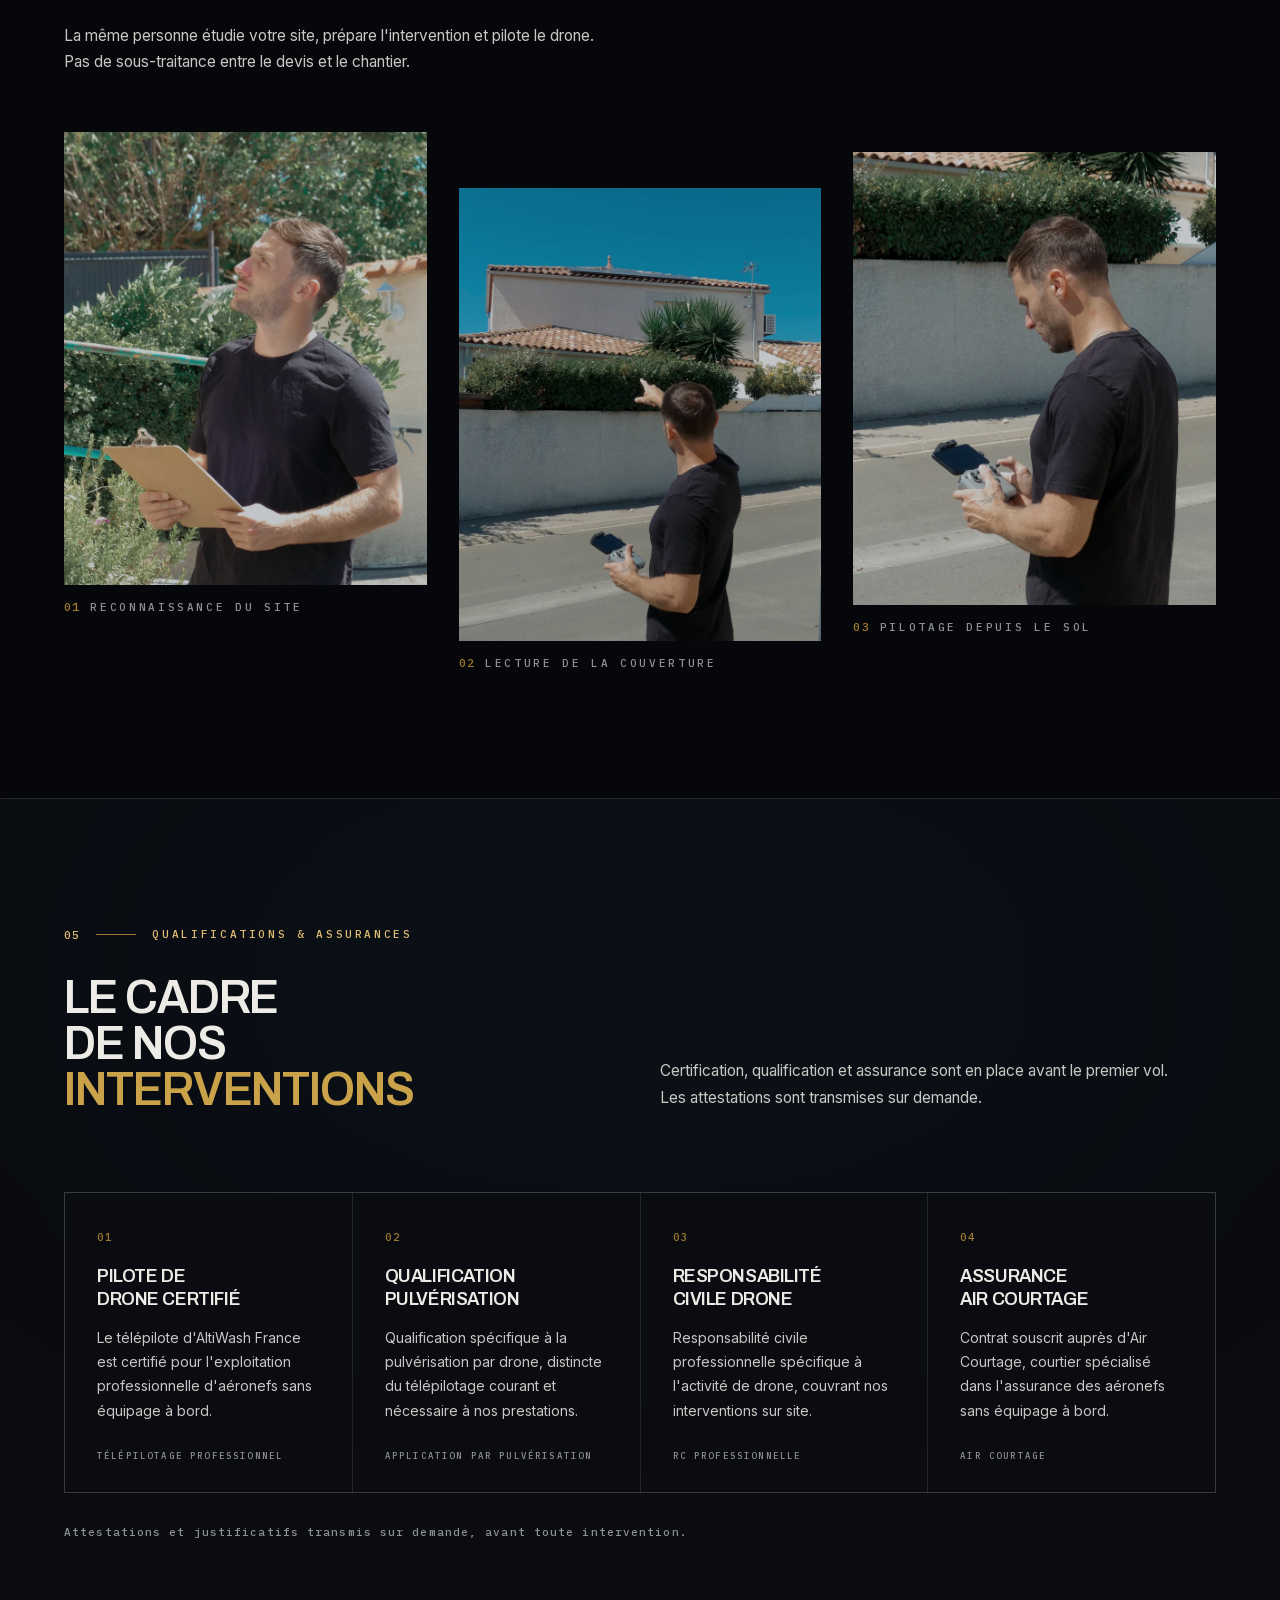
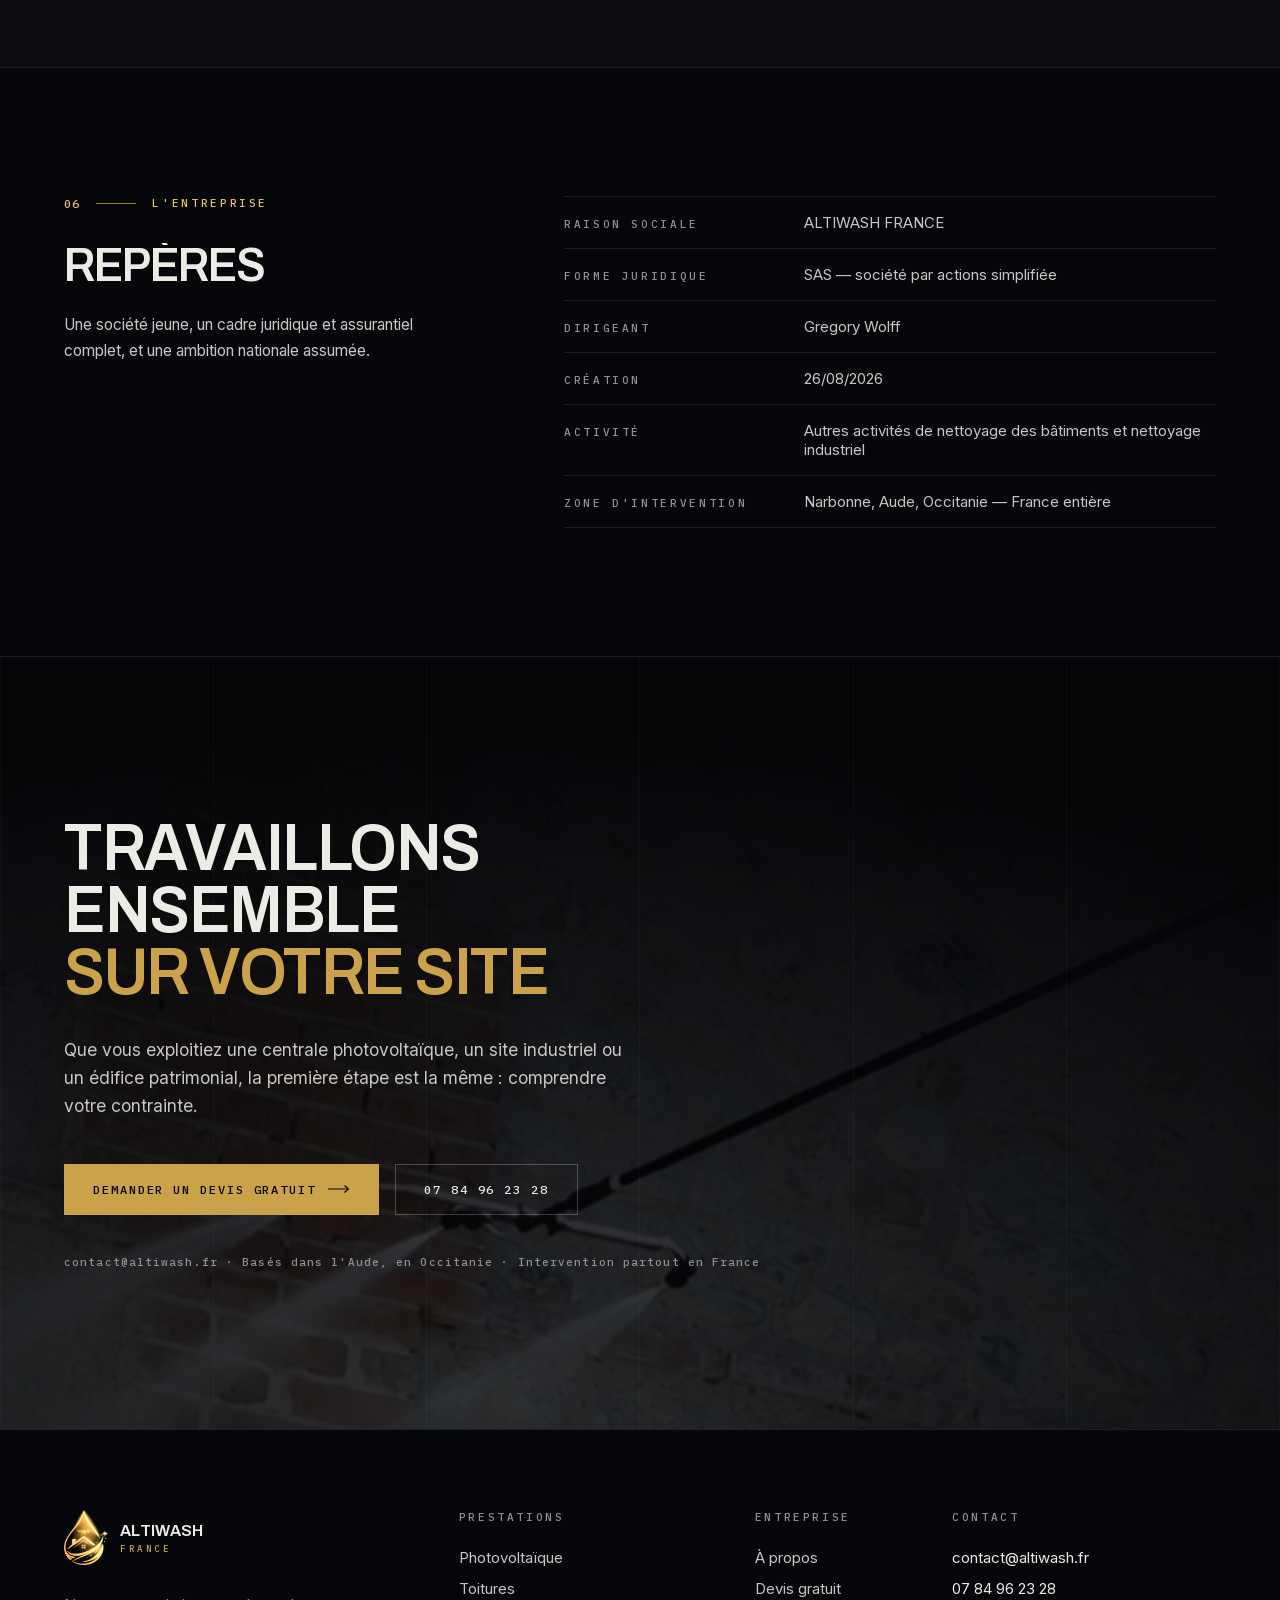
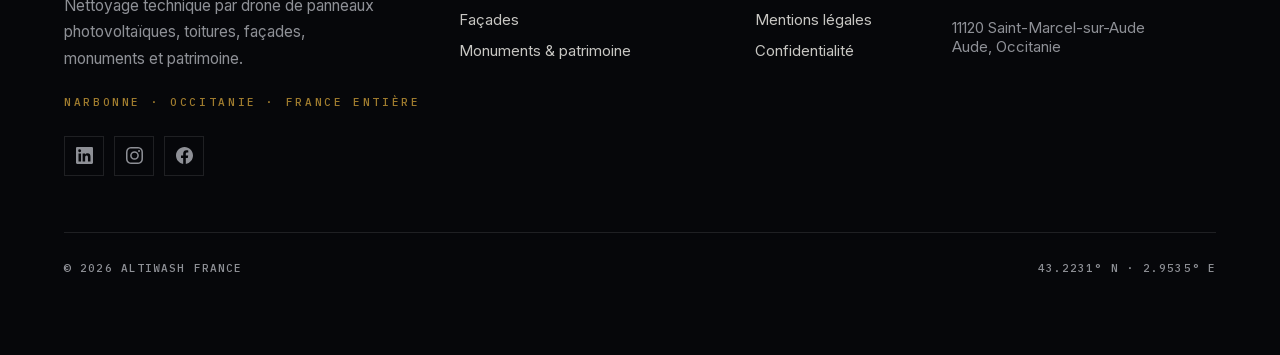
<file: a-propos.html>
<!doctype html>
<html lang="fr" class="no-js">
<head>
<meta charset="utf-8">
<meta name="viewport" content="width=device-width, initial-scale=1">
<title>À propos — L'expérience du terrain | AltiWash France</title>
<meta name="description" content="AltiWash France est née de dix ans de chantiers : structures métalliques, pose de panneaux photovoltaïques. Une entreprise technique fondée par Gregory Wolff, basée dans l'Aude, en Occitanie.">
<meta name="author" content="ALTIWASH FRANCE">
<meta name="theme-color" content="#06070a">
<meta name="robots" content="index, follow, max-image-preview:large">
<link rel="canonical" href="https://altiwash.fr/a-propos.html">

<meta property="og:type" content="website">
<meta property="og:locale" content="fr_FR">
<meta property="og:site_name" content="AltiWash France">
<meta property="og:url" content="https://altiwash.fr/a-propos.html">
<meta property="og:title" content="À propos — AltiWash France">
<meta property="og:description" content="L'expérience du terrain, la technologie drone. Une entreprise basée en Occitanie, dans l'Aude.">
<meta property="og:image" content="https://altiwash.fr/media/og-altiwash.jpg">
<meta property="og:image:width" content="1200">
<meta property="og:image:height" content="630">
<meta name="twitter:card" content="summary_large_image">
<meta name="twitter:title" content="À propos — AltiWash France">
<meta name="twitter:description" content="L'expérience du terrain, la technologie drone.">
<meta name="twitter:image" content="https://altiwash.fr/media/og-altiwash.jpg">

<link rel="icon" href="media/favicon-32.png" type="image/png" sizes="32x32">
<link rel="icon" href="media/favicon.png" type="image/png" sizes="512x512">
<link rel="apple-touch-icon" href="media/apple-touch-icon.png">

<link rel="preload" href="fonts/archivo-variable.woff2" as="font" type="font/woff2" crossorigin>
<link rel="preload" href="fonts/inter-variable.woff2" as="font" type="font/woff2" crossorigin>
<link rel="stylesheet" href="css/style.css">

<!-- Ouverture du site. Décidée ici, avant le premier rendu : posée
     plus tard, le contenu apparaîtrait puis serait recouvert.
     Sautée en mouvement réduit et au-delà de la première page vue. -->
<script>
(function () {
  /* Quand rejouer l'ouverture :
       "toujours" — à chaque chargement et rechargement (réglage actuel)
       "arrivee"  — à l'arrivée sur le site et au rechargement, mais pas
                    en passant d'une page du site à une autre
       "session"  — une seule fois par onglet                            */
  var QUAND = "toujours";

  if (matchMedia("(prefers-reduced-motion: reduce)").matches) return;

  if (QUAND === "session") {
    try {
      if (sessionStorage.getItem("altiwash-vu")) return;
      sessionStorage.setItem("altiwash-vu", "1");
    } catch (e) {}          /* navigation privée : on joue quand même */
  } else if (QUAND === "arrivee") {
    var nav = performance.getEntriesByType && performance.getEntriesByType("navigation")[0];
    var rechargement = nav ? nav.type === "reload" : false;
    var interne = document.referrer.lastIndexOf(location.origin, 0) === 0;
    if (interne && !rechargement) return;
  }

  var r = document.documentElement;
  r.classList.add("ouverture-en-cours");
  /* Filet de sécurité : si le script principal ne se charge pas, le
     contenu ne doit pas rester caché derrière un rideau absent. */
  setTimeout(function () { r.classList.remove("ouverture-en-cours"); }, 4000);
})();
</script>
</head>

<body>
<a class="skip-link" href="#contenu">Aller au contenu</a>

<!-- ══════════════════ EN-TÊTE ══════════════════ -->
<header class="site-header">
  <div class="shell site-header__inner">
    <a class="logo" href="index.html" aria-label="AltiWash France — retour à l'accueil">
      <img class="logo__marque" src="media/logo-altiwash.png" alt="" width="36" height="45">
      <span class="logo__texte">
        <span class="logo__nom">AltiWash</span>
        <span class="logo__pays">France</span>
      </span>
    </a>

    <nav class="nav" aria-label="Navigation principale">
      <a class="nav__lien" href="index.html">Accueil</a>
      <a class="nav__lien" href="prestations.html">Prestations</a>
      <a class="nav__lien" href="a-propos.html" aria-current="page">À propos</a>
      <a class="nav__lien" href="contact.html">Contact</a>
    </nav>

    <div class="site-header__actions">
      <a class="entete__tel index-tech" href="tel:+33784962328">07 84 96 23 28</a>

      <a class="btn btn--primary btn--compact" href="contact.html">
        <span class="btn__court">Devis</span>
        <span class="btn__long">Demander un devis</span>
      </a>

      <button class="burger" type="button" aria-expanded="false" aria-controls="menu-mobile">
        <span class="sr-only burger__libelle">Ouvrir le menu</span>
        <span class="burger__trait" aria-hidden="true"><span></span><span></span></span>
      </button>
    </div>
  </div>
  <span class="progression" aria-hidden="true"></span>
</header>

<!-- ══════════════════ MENU PLEIN ÉCRAN ══════════════════ -->
<div class="menu-mobile" id="menu-mobile">
  <div class="menu-mobile__fond" aria-hidden="true"></div>
  <nav class="shell menu-mobile__nav" aria-label="Navigation principale">
    <div class="menu-mobile__item">
      <a class="menu-mobile__lien" href="index.html">
        <span class="index-tech t-gold-600">01</span><span class="display">Accueil</span>
      </a>
    </div>
    <div class="menu-mobile__item">
      <a class="menu-mobile__lien" href="prestations.html">
        <span class="index-tech t-gold-600">02</span><span class="display">Prestations</span>
      </a>
    </div>
    <div class="menu-mobile__item">
      <a class="menu-mobile__lien" href="a-propos.html">
        <span class="index-tech t-gold-600">03</span><span class="display">À propos</span>
      </a>
    </div>
    <div class="menu-mobile__item">
      <a class="menu-mobile__lien" href="contact.html">
        <span class="index-tech t-gold-600">04</span><span class="display">Contact</span>
      </a>
    </div>
  </nav>
  <div class="shell menu-mobile__pied">
    <a class="btn btn--primary btn--pleine-largeur" href="contact.html">
      <span class="btn__libelle">Demander un devis</span>
      <svg class="btn__fleche" viewBox="0 0 22 8" fill="none" aria-hidden="true">
        <path d="M0 4h20M16.5 0.5 20.5 4l-4 3.5" stroke="currentColor" stroke-width="1.2"/>
      </svg>
    </a>
    <div class="menu-mobile__coordonnees index-tech">
      <a href="tel:+33784962328">07 84 96 23 28</a>
      <a href="mailto:contact@altiwash.fr">contact@altiwash.fr</a>
    </div>
  </div>
</div>

<main id="contenu">

<!-- ══════════════════ EN-TÊTE DE PAGE ══════════════════ -->
<section class="page-hero">
  <div class="page-hero__fond" aria-hidden="true">
    <div class="hairlines"><span></span><span></span><span></span><span></span><span></span><span></span><span></span></div>
    <div class="halo page-hero__halo"></div>
  </div>

  <div class="page-hero__photo cadre">
    <span class="parallaxe" data-parallaxe="18"><img class="photo-grade" src="media/hero-apropos-greg.webp" alt="Gregory Wolff, fondateur d'AltiWash France, relève l'état d'une toiture avant intervention" style="object-position:58% 22%" fetchpriority="high" width="1200" height="1600"></span>
    <span class="cadre__voile cadre__voile--teinte" aria-hidden="true"></span>
    <span class="cadre__voile cadre__voile--degrade" aria-hidden="true"></span>
    <span class="cadre__voile cadre__voile--bas" aria-hidden="true"></span>
  </div>

  <div class="shell page-hero__contenu">
    <div class="page-hero__bloc">
      <div class="page-hero__surtitre">
        <span class="index-tech t-gold-600">03</span>
        <span class="page-hero__surtitre-filet" aria-hidden="true"></span>
        <span class="label-tech t-gold-400">À propos</span>
      </div>

      <h1 class="display page-hero__titre lignes">
        <span><span>L'expérience</span></span>
        <span><span>du terrain,</span></span>
        <span><span class="ligne-accent">la technologie drone</span></span>
      </h1>

      <p class="lede page-hero__lede">
        AltiWash France n'est pas née autour d'un drone. Elle est née de dix ans de chantiers,
        de structures métalliques et de toitures photovoltaïques — et de l'idée qu'on pouvait
        s'y prendre autrement.
      </p>
    </div>
  </div>
</section>

<!-- ══════════════════ SIGNATURE ══════════════════ -->
<section class="section section--alt section--signature">
  <div class="halo" aria-hidden="true" style="left:50%;top:50%;height:46vh;width:70vw;transform:translate(-50%,-50%);background:rgba(20,64,95,.12);filter:blur(150px)"></div>

  <div class="shell signature">
    <div class="repere">
      <span class="index-tech t-gold-400">01</span>
      <span class="repere__filet" aria-hidden="true"></span>
      <span class="label-tech t-gold-400">Notre définition</span>
    </div>

    <p class="signature__phrase lignes">
      <span><span>AltiWash France est la rencontre</span></span>
      <span><span>entre l'expérience du terrain</span></span>
      <span><span class="ligne-accent">et la technologie drone.</span></span>
    </p>
  </div>

  <div class="trace" aria-hidden="true">
    <svg viewBox="0 0 1400 100" preserveAspectRatio="none">
      <path class="trace__plan" d="M0,84 C300,84 380,18 700,18 C1020,18 1100,80 1400,58"/>
      <path class="trace__vol" d="M0,84 C300,84 380,18 700,18 C1020,18 1100,80 1400,58"/>
    </svg>
    <span class="trace__drone"></span>
  </div>
</section>

<!-- ══════════════════ RÉCIT DU FONDATEUR ══════════════════ -->
<section class="section" aria-labelledby="recit-titre">
  <div class="shell">
    <div class="recit__grille">
      <div class="recit__media">
        <div class="prestation__colle">
          <div class="volet recit__photo cadre cadre--portrait">
            <img class="photo-portrait" src="media/gregory-wolff-telepilote-drone.webp" alt="Gregory Wolff, fondateur et télépilote d'AltiWash France, avec son porte-documents avant une intervention" loading="lazy" width="1000" height="1250">
            <span class="cadre__voile cadre__voile--teinte" aria-hidden="true"></span>
            <span class="reticule reticule--marge" aria-hidden="true"><span></span><span></span><span></span><span></span></span>
          </div>
          <p class="index-tech" style="margin-top:1rem;font-size:.6875rem;color:var(--paper-dim)">
            Gregory Wolff · fondateur d'AltiWash France
          </p>
        </div>
      </div>

      <div class="recit__texte">
        <div class="repere">
          <span class="index-tech t-gold-400">02</span>
          <span class="repere__filet" aria-hidden="true"></span>
          <span class="label-tech t-gold-400">Le fondateur</span>
        </div>

        <h2 class="display lignes" id="recit-titre" style="margin-top:2rem;font-size:clamp(2rem,4.2vw,3.15rem);color:var(--paper)">
          <span><span>Gregory Wolff</span></span>
        </h2>

        <div class="recit__paragraphes">
          <p class="body-text reveal">J'ai toujours aimé comprendre, construire, et trouver des solutions concrètes.</p>
          <p class="body-text reveal">Près de dix ans sur les chantiers — structures métalliques, pose de panneaux photovoltaïques — m'ont appris à lire un bâtiment, à m'adapter à ce qu'on trouve sur place, et à ne jamais me contenter du « on a toujours fait comme ça ».</p>
          <p class="lede t-gold-400 reveal">C'est de là qu'est née AltiWash France.</p>
          <p class="body-text reveal">Je voulais une entreprise qui me ressemble : technique, moderne, ancrée dans le terrain. Capable de mettre la technologie au service de problèmes que j'ai rencontrés moi-même, chantier après chantier.</p>
          <p class="body-text reveal">Aujourd'hui, je nettoie par drone des panneaux photovoltaïques, des toitures, des façades et du patrimoine, dans toute l'Occitanie.</p>
        </div>

        <div class="reveal" style="margin-top:2.5rem;border-top:1px solid var(--line);padding-top:1.75rem">
          <p class="display" style="font-size:1.0625rem;color:var(--paper)">Gregory Wolff</p>
          <p class="label-tech" style="margin-top:.5rem;font-size:.5625rem;color:var(--gold-500)">Fondateur · Télépilote de drone</p>
        </div>
      </div>
    </div>
  </div>
</section>

<!-- ══════════════════ VALEURS ══════════════════ -->
<section class="section section--alt" aria-labelledby="valeurs-titre">
  <div class="shell">
    <div class="repere">
      <span class="index-tech t-gold-400">03</span>
      <span class="repere__filet" aria-hidden="true"></span>
      <span class="label-tech t-gold-400">Ce qui nous tient</span>
    </div>

    <h2 class="display lignes" id="valeurs-titre" style="margin-top:2rem;font-size:clamp(2rem,4.6vw,3.4rem);color:var(--paper)">
      <span><span>Trois exigences,</span></span>
      <span><span class="t-dim">sur chaque chantier</span></span>
    </h2>

    <dl class="valeurs">
          <div class="valeur reveal">
            <span class="index-tech" style="font-size:.6875rem;color:var(--gold-600)">01</span>
            <dt class="display valeur__titre">Sécurité</dt>
            <dd class="body-text valeur__texte">L'opérateur reste au sol. Chaque intervention commence par un balisage, une reconnaissance et une évaluation des contraintes de vol.</dd>
          </div>
          <div class="valeur reveal">
            <span class="index-tech" style="font-size:.6875rem;color:var(--gold-600)">02</span>
            <dt class="display valeur__titre">Sérieux</dt>
            <dd class="body-text valeur__texte">Certification, qualification pulvérisation, assurance dédiée : le cadre est posé avant le premier vol, et les justificatifs sont transmis sur demande.</dd>
          </div>
          <div class="valeur reveal">
            <span class="index-tech" style="font-size:.6875rem;color:var(--gold-600)">03</span>
            <dt class="display valeur__titre">Efficacité</dt>
            <dd class="body-text valeur__texte">Moins d'installation, moins d'immobilisation, moins d'emprise au sol. Le chantier se concentre sur le traitement de la surface.</dd>
          </div>
    </dl>
  </div>
</section>

<!-- ══════════════════ SUR LE TERRAIN ══════════════════ -->
<section class="section" aria-labelledby="terrain-titre">
  <div class="shell">
    <div class="repere">
      <span class="index-tech t-gold-400">04</span>
      <span class="repere__filet" aria-hidden="true"></span>
      <span class="label-tech t-gold-400">Sur le terrain</span>
    </div>

    <h2 class="display lignes" id="terrain-titre" style="margin-top:2rem;font-size:clamp(2rem,4.6vw,3.4rem);color:var(--paper)">
      <span><span>Un interlocuteur</span></span>
      <span><span class="t-dim">unique, du relevé au vol</span></span>
    </h2>

    <p class="body-text reveal" style="margin-top:1.5rem;max-width:34rem">
      La même personne étudie votre site, prépare l'intervention et pilote le drone.
      Pas de sous-traitance entre le devis et le chantier.
    </p>

    <div class="terrain__grille reveal-groupe">
      <figure class="terrain__planche">
        <div class="volet terrain__photo cadre cadre--portrait">
          <img class="photo-portrait" src="media/reperage-toiture-drone-aude.webp" alt="Gregory Wolff relève l'état d'une couverture avant intervention, dans l'Aude" loading="lazy" width="800" height="1000">
          <span class="cadre__voile cadre__voile--teinte" aria-hidden="true"></span>
        </div>
        <figcaption class="terrain__legende">
          <span class="index-tech">01</span>
          <span class="label-tech">Reconnaissance du site</span>
        </figcaption>
      </figure>

      <figure class="terrain__planche">
        <div class="volet terrain__photo cadre cadre--portrait">
          <img class="photo-portrait" src="media/lecture-toiture-photovoltaique.webp" alt="Lecture d'une toiture équipée de panneaux photovoltaïques avant un nettoyage par drone" loading="lazy" width="800" height="1000">
          <span class="cadre__voile cadre__voile--teinte" aria-hidden="true"></span>
        </div>
        <figcaption class="terrain__legende">
          <span class="index-tech">02</span>
          <span class="label-tech">Lecture de la couverture</span>
        </figcaption>
      </figure>

      <figure class="terrain__planche">
        <div class="volet terrain__photo cadre cadre--portrait">
          <img class="photo-portrait" src="media/pilotage-drone-radiocommande.webp" alt="Télépilote AltiWash aux commandes du drone de pulvérisation, opérateur au sol" loading="lazy" width="800" height="1000">
          <span class="cadre__voile cadre__voile--teinte" aria-hidden="true"></span>
        </div>
        <figcaption class="terrain__legende">
          <span class="index-tech">03</span>
          <span class="label-tech">Pilotage depuis le sol</span>
        </figcaption>
      </figure>
    </div>
  </div>
</section>

<!-- ══════════════════ QUALIFICATIONS ══════════════════ -->
<section class="section section--alt" aria-labelledby="qualifications-titre">
  <div class="halo" aria-hidden="true" style="left:50%;top:0;height:40vh;width:80vw;transform:translateX(-50%);background:rgba(20,64,95,.12);filter:blur(140px)"></div>

  <div class="shell" style="position:relative">
    <div class="qualifications__entete">
      <div class="qualifications__titre-col">
        <div class="repere">
          <span class="index-tech t-gold-400">05</span>
          <span class="repere__filet" aria-hidden="true"></span>
          <span class="label-tech t-gold-400">Qualifications &amp; assurances</span>
        </div>
        <h2 class="display lignes" id="qualifications-titre" style="margin-top:2rem;font-size:clamp(1.9rem,4vw,3.05rem);color:var(--paper)">
          <span><span>Le cadre</span></span>
          <span><span>de nos</span></span>
          <span><span class="ligne-accent">interventions</span></span>
        </h2>
      </div>
      <div class="qualifications__lede-col">
        <p class="body-text reveal" style="max-width:32rem">
          Certification, qualification et assurance sont en place avant le premier vol.
          Les attestations sont transmises sur demande.
        </p>
      </div>
    </div>

    <div class="qualifications__grille reveal-groupe">
      <article class="qualification">
        <span class="index-tech" style="font-size:.6875rem;color:var(--gold-600)">01</span>
        <h3 class="display qualification__titre">Pilote de drone certifié</h3>
        <p class="body-text qualification__texte">Le télépilote d'AltiWash France est certifié pour l'exploitation professionnelle d'aéronefs sans équipage à bord.</p>
        <p class="label-tech qualification__meta">Télépilotage professionnel</p>
      </article>
      <article class="qualification">
        <span class="index-tech" style="font-size:.6875rem;color:var(--gold-600)">02</span>
        <h3 class="display qualification__titre">Qualification pulvérisation</h3>
        <p class="body-text qualification__texte">Qualification spécifique à la pulvérisation par drone, distincte du télépilotage courant et nécessaire à nos prestations.</p>
        <p class="label-tech qualification__meta">Application par pulvérisation</p>
      </article>
      <article class="qualification">
        <span class="index-tech" style="font-size:.6875rem;color:var(--gold-600)">03</span>
        <h3 class="display qualification__titre">Responsabilité civile drone</h3>
        <p class="body-text qualification__texte">Responsabilité civile professionnelle spécifique à l'activité de drone, couvrant nos interventions sur site.</p>
        <p class="label-tech qualification__meta">RC professionnelle</p>
      </article>
      <article class="qualification">
        <span class="index-tech" style="font-size:.6875rem;color:var(--gold-600)">04</span>
        <h3 class="display qualification__titre">Assurance Air Courtage</h3>
        <p class="body-text qualification__texte">Contrat souscrit auprès d'Air Courtage, courtier spécialisé dans l'assurance des aéronefs sans équipage à bord.</p>
        <p class="label-tech qualification__meta">Air Courtage</p>
      </article>
    </div>

    <p class="index-tech reveal" style="margin-top:2rem;font-size:.6875rem;color:var(--paper-dim)">
      Attestations et justificatifs transmis sur demande, avant toute intervention.
    </p>
  </div>
</section>

<!-- ══════════════════ REPÈRES ══════════════════ -->
<section class="section" aria-labelledby="reperes-titre">
  <div class="shell">
    <div class="reperes__grille">
      <div class="reperes__intro">
        <div class="repere">
          <span class="index-tech t-gold-400">06</span>
          <span class="repere__filet" aria-hidden="true"></span>
          <span class="label-tech t-gold-400">L'entreprise</span>
        </div>
        <h2 class="display lignes" id="reperes-titre" style="margin-top:2rem;font-size:clamp(2rem,4vw,3rem);color:var(--paper)">
          <span><span>Repères</span></span>
        </h2>
        <p class="body-text reveal" style="margin-top:1.5rem;max-width:24rem">
          Une société jeune, un cadre juridique et assurantiel complet, et une ambition
          nationale assumée.
        </p>
      </div>

      <dl class="reperes__table" style="border-top:1px solid var(--line)">
          <div class="paire reveal">
            <dt class="label-tech">Raison sociale</dt>
            <dd>ALTIWASH FRANCE</dd>
          </div>
          <div class="paire reveal">
            <dt class="label-tech">Forme juridique</dt>
            <dd>SAS — société par actions simplifiée</dd>
          </div>
          <div class="paire reveal">
            <dt class="label-tech">Dirigeant</dt>
            <dd>Gregory Wolff</dd>
          </div>
          <div class="paire reveal">
            <dt class="label-tech">Création</dt>
            <dd>26/08/2026</dd>
          </div>
          <div class="paire reveal">
            <dt class="label-tech">Activité</dt>
            <dd>Autres activités de nettoyage des bâtiments et nettoyage industriel</dd>
          </div>
          <div class="paire reveal">
            <dt class="label-tech">Zone d'intervention</dt>
            <dd>Narbonne, Aude, Occitanie — France entière</dd>
          </div>
      </dl>
    </div>
  </div>
</section>

<!-- ══════════════════ BANDEAU DE CONVERSION ══════════════════ -->
<section class="cta-final" aria-labelledby="cta-final-titre">
  <div class="cta-final__fond" aria-hidden="true">
    <div class="cadre">
      <span class="parallaxe" data-parallaxe="46"><img class="photo-grade-deep" src="media/facade-detail.webp" alt="" loading="lazy" width="1600" height="1000"></span>
    </div>
    <div class="cta-final__assombri"></div>
    <div class="cta-final__vignettage"></div>
    <div class="cta-final__teinte"></div>
    <div class="hairlines" style="opacity:.5"><span></span><span></span><span></span><span></span><span></span><span></span><span></span></div>
  </div>

  <div class="shell">
    <div class="cta-final__bloc">
      <h2 class="display cta-final__titre lignes" id="cta-final-titre">
        <span><span>Travaillons</span></span>
        <span><span>ensemble</span></span>
        <span><span class="ligne-accent">sur votre site</span></span>
      </h2>

      <p class="lede reveal" style="margin-top:2rem;max-width:36rem">
        Que vous exploitiez une centrale photovoltaïque, un site industriel ou un édifice
        patrimonial, la première étape est la même : comprendre votre contrainte.
      </p>

      <div class="cta-final__actions reveal">
        <a class="btn btn--primary" href="contact.html">
          <span class="btn__libelle">Demander un devis gratuit</span>
          <svg class="btn__fleche" viewBox="0 0 22 8" fill="none" aria-hidden="true">
            <path d="M0 4h20M16.5 0.5 20.5 4l-4 3.5" stroke="currentColor" stroke-width="1.2"/>
          </svg>
        </a>
        <a class="btn btn--ghost" href="tel:+33784962328">
          <span class="btn__libelle">07 84 96 23 28</span>
        </a>
      </div>

      <p class="index-tech reveal" style="margin-top:2.5rem;font-size:.6875rem;color:var(--paper-dim)">
        contact@altiwash.fr · Basés dans l'Aude, en Occitanie · Intervention partout en France
      </p>
    </div>
  </div>
</section>

</main>

<!-- ══════════════════ PIED DE PAGE ══════════════════ -->
<footer class="site-footer">
  <div class="shell">
    <div class="site-footer__grille">
      <div class="site-footer__marque">
        <span class="logo">
          <img class="logo__marque" src="media/logo-altiwash.png" alt="" width="44" height="55">
          <span class="logo__texte">
            <span class="logo__nom">AltiWash</span>
            <span class="logo__pays">France</span>
          </span>
        </span>
        <p class="body-text t-dim" style="margin-top:1.5rem;max-width:20rem">
          Nettoyage technique par drone de panneaux photovoltaïques, toitures, façades,
          monuments et patrimoine.
        </p>
        <p class="label-tech t-gold-600" style="margin-top:1.5rem">Narbonne · Occitanie · France entière</p>

        <!-- Réseaux sociaux. Icônes intégrées au HTML : aucun appel
             à un service extérieur, donc aucun traçage du visiteur. -->
        <nav class="reseaux" aria-label="AltiWash France sur les réseaux sociaux">
          <a class="reseaux__lien" href="https://www.linkedin.com/company/altiwash-france/"
             target="_blank" rel="noopener noreferrer">
            <span class="sr-only">AltiWash France sur LinkedIn (nouvelle fenêtre)</span>
            <svg viewBox="0 0 24 24" width="17" height="17" fill="currentColor" aria-hidden="true">
              <path d="M20.45 20.45h-3.56v-5.57c0-1.33-.02-3.04-1.85-3.04-1.85 0-2.14 1.45-2.14 2.94v5.67H9.35V9h3.41v1.56h.05a3.74 3.74 0 0 1 3.37-1.85c3.6 0 4.27 2.37 4.27 5.46v6.28zM5.34 7.43a2.07 2.07 0 1 1 0-4.13 2.07 2.07 0 0 1 0 4.13zm1.78 13.02H3.55V9h3.57v11.45zM22.22 0H1.77C.79 0 0 .77 0 1.72v20.56C0 23.23.79 24 1.77 24h20.45c.98 0 1.78-.77 1.78-1.72V1.72C24 .77 23.2 0 22.22 0z"/>
            </svg>
          </a>

          <a class="reseaux__lien" href="https://www.instagram.com/altiwash"
             target="_blank" rel="noopener noreferrer">
            <span class="sr-only">AltiWash France sur Instagram (nouvelle fenêtre)</span>
            <svg viewBox="0 0 24 24" width="17" height="17" fill="currentColor" aria-hidden="true">
              <path d="M12 2.16c3.2 0 3.58.01 4.85.07 1.17.05 1.8.25 2.23.41.56.22.96.48 1.38.9.42.42.68.82.9 1.38.16.42.36 1.06.41 2.23.06 1.27.07 1.65.07 4.85s-.01 3.58-.07 4.85c-.05 1.17-.25 1.8-.41 2.23-.22.56-.48.96-.9 1.38-.42.42-.82.68-1.38.9-.42.16-1.06.36-2.23.41-1.27.06-1.65.07-4.85.07s-3.58-.01-4.85-.07c-1.17-.05-1.8-.25-2.23-.41-.56-.22-.96-.48-1.38-.9-.42-.42-.68-.82-.9-1.38-.16-.42-.36-1.06-.41-2.23C2.17 15.58 2.16 15.2 2.16 12s.01-3.58.07-4.85c.05-1.17.25-1.8.41-2.23.22-.56.48-.96.9-1.38.42-.42.82-.68 1.38-.9.42-.16 1.06-.36 2.23-.41C8.42 2.17 8.8 2.16 12 2.16zM12 0C8.74 0 8.33.01 7.05.07 5.78.13 4.9.33 4.14.63a5.9 5.9 0 0 0-2.13 1.38A5.9 5.9 0 0 0 .63 4.14C.33 4.9.13 5.78.07 7.05.01 8.33 0 8.74 0 12s.01 3.67.07 4.95c.06 1.27.26 2.15.56 2.91.31.79.72 1.46 1.38 2.13a5.9 5.9 0 0 0 2.13 1.38c.76.3 1.64.5 2.91.56C8.33 23.99 8.74 24 12 24s3.67-.01 4.95-.07c1.27-.06 2.15-.26 2.91-.56a5.9 5.9 0 0 0 2.13-1.38 5.9 5.9 0 0 0 1.38-2.13c.3-.76.5-1.64.56-2.91.06-1.28.07-1.69.07-4.95s-.01-3.67-.07-4.95c-.06-1.27-.26-2.15-.56-2.91a5.9 5.9 0 0 0-1.38-2.13A5.9 5.9 0 0 0 19.86.63c-.76-.3-1.64-.5-2.91-.56C15.67.01 15.26 0 12 0zm0 5.84a6.16 6.16 0 1 0 0 12.32 6.16 6.16 0 0 0 0-12.32zm0 10.16a4 4 0 1 1 0-8 4 4 0 0 1 0 8zm7.85-10.4a1.44 1.44 0 1 1-2.88 0 1.44 1.44 0 0 1 2.88 0z"/>
            </svg>
          </a>

          <a class="reseaux__lien" href="https://www.facebook.com/profile.php?id=61592875481585"
             target="_blank" rel="noopener noreferrer">
            <span class="sr-only">AltiWash France sur Facebook (nouvelle fenêtre)</span>
            <svg viewBox="0 0 24 24" width="17" height="17" fill="currentColor" aria-hidden="true">
              <path d="M24 12.07C24 5.4 18.63 0 12 0S0 5.4 0 12.07C0 18.1 4.39 23.09 10.13 24v-8.44H7.08v-3.49h3.05V9.41c0-3.02 1.79-4.69 4.53-4.69 1.31 0 2.68.24 2.68.24v2.97h-1.51c-1.49 0-1.96.93-1.96 1.89v2.25h3.33l-.53 3.49h-2.8V24C19.61 23.09 24 18.1 24 12.07z"/>
            </svg>
          </a>
        </nav>
      </div>

      <nav class="site-footer__col-prestations" aria-label="Prestations">
        <h2 class="site-footer__titre">Prestations</h2>
        <ul class="site-footer__liste">
          <li><a class="lien-souligne" href="prestations.html#photovoltaique">Photovoltaïque</a></li>
          <li><a class="lien-souligne" href="prestations.html#toitures">Toitures</a></li>
          <li><a class="lien-souligne" href="prestations.html#facades">Façades</a></li>
          <li><a class="lien-souligne" href="prestations.html#monuments-patrimoine">Monuments &amp; patrimoine</a></li>
        </ul>
      </nav>

      <nav class="site-footer__col-entreprise" aria-label="Entreprise">
        <h2 class="site-footer__titre">Entreprise</h2>
        <ul class="site-footer__liste">
          <li><a class="lien-souligne" href="a-propos.html">À propos</a></li>
          <li><a class="lien-souligne" href="contact.html">Devis gratuit</a></li>
          <li><a class="lien-souligne" href="mentions-legales.html">Mentions légales</a></li>
          <li><a class="lien-souligne" href="politique-de-confidentialite.html">Confidentialité</a></li>
        </ul>
      </nav>

      <div class="site-footer__col-contact">
        <h2 class="site-footer__titre">Contact</h2>
        <ul class="site-footer__liste">
          <li><a class="lien-souligne" href="mailto:contact@altiwash.fr">contact@altiwash.fr</a></li>
          <li><a class="lien-souligne" href="tel:+33784962328">07 84 96 23 28</a></li>
          <li class="t-dim" style="padding-top:.5rem">11120 Saint-Marcel-sur-Aude<br>Aude, Occitanie</li>
        </ul>
      </div>
    </div>

    <div class="site-footer__bandeau index-tech">
      <p>© 2026 ALTIWASH FRANCE</p>
      <p>43.2231° N · 2.9535° E</p>
    </div>
  </div>
</footer>

<script src="js/site.js"></script>
</body>
</html>
</file>
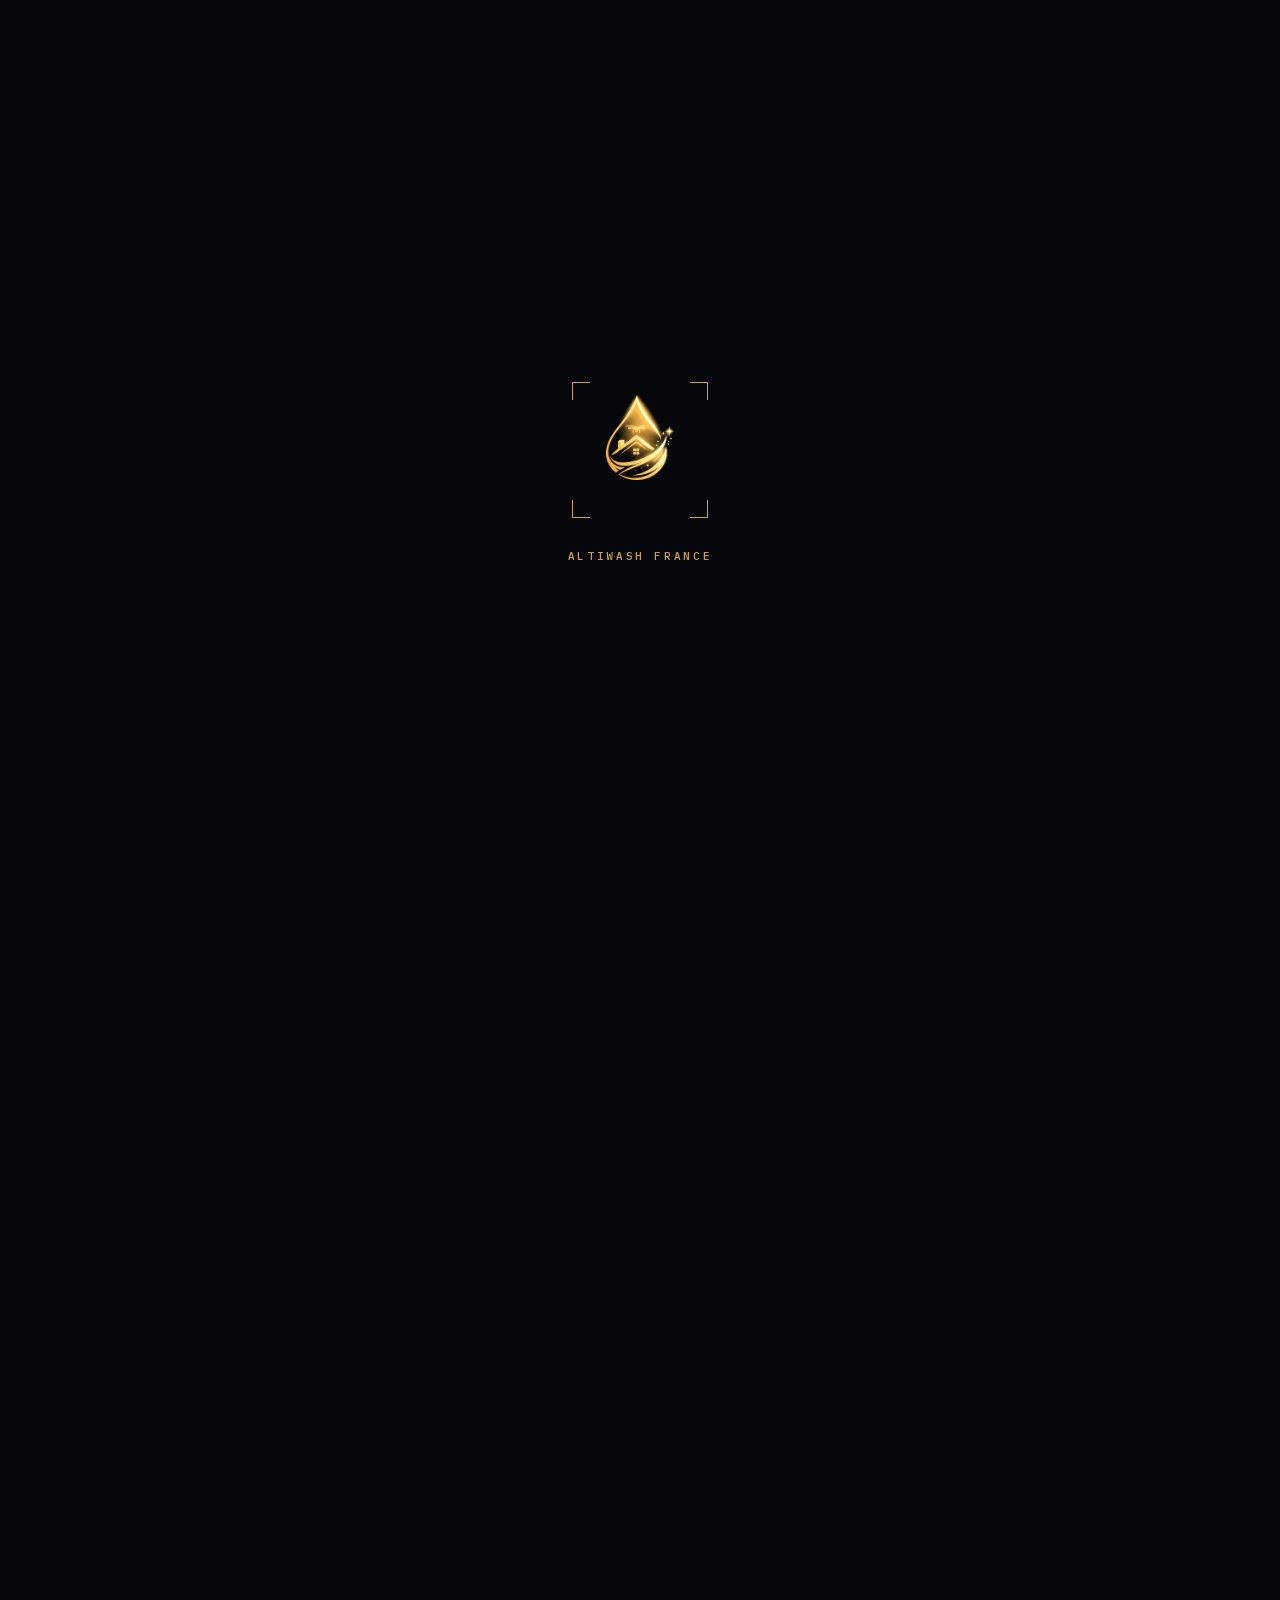
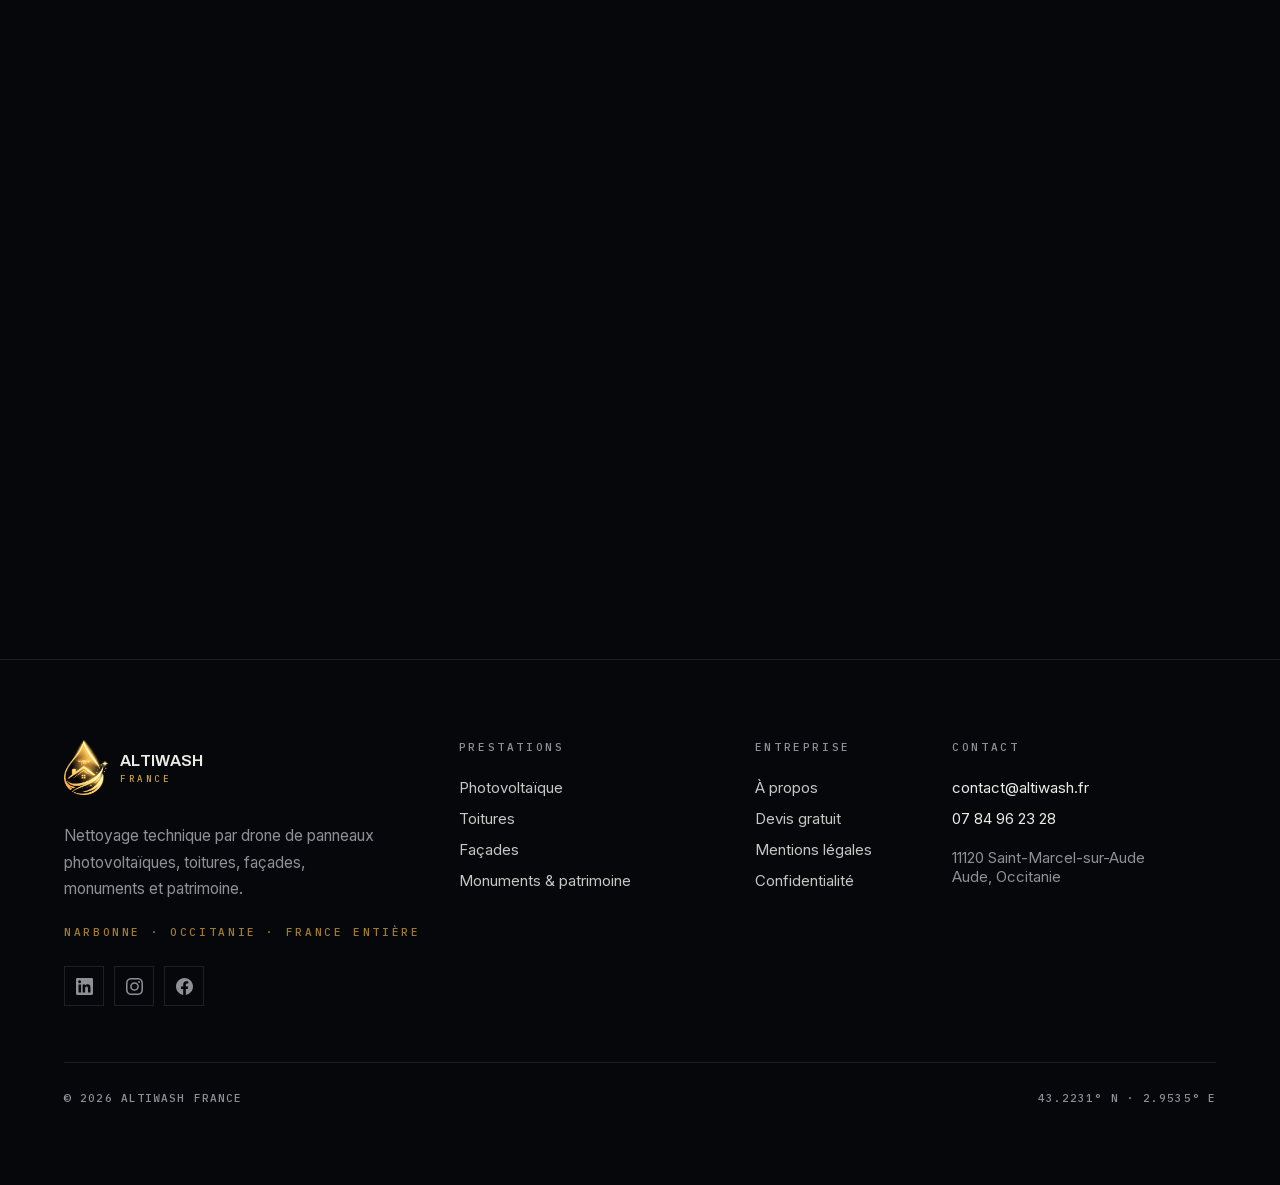
<file: contact.html>
<!doctype html>
<html lang="fr" class="no-js">
<head>
<meta charset="utf-8">
<meta name="viewport" content="width=device-width, initial-scale=1">
<title>Devis gratuit — Nettoyage par drone en Occitanie | AltiWash France</title>
<meta name="description" content="Décrivez la surface à traiter et les contraintes de votre site : AltiWash France étudie votre demande et vous propose une solution d'intervention adaptée en Occitanie et partout en France. Devis gratuit.">
<meta name="author" content="ALTIWASH FRANCE">
<meta name="theme-color" content="#06070a">
<meta name="robots" content="index, follow, max-image-preview:large">
<link rel="canonical" href="https://altiwash.fr/contact.html">

<meta property="og:type" content="website">
<meta property="og:locale" content="fr_FR">
<meta property="og:site_name" content="AltiWash France">
<meta property="og:url" content="https://altiwash.fr/contact.html">
<meta property="og:title" content="Contact & devis — AltiWash France">
<meta property="og:description" content="Parlons de votre projet. Devis gratuit, intervention en Occitanie et partout en France.">
<meta property="og:image" content="https://altiwash.fr/media/og-altiwash.jpg">
<meta property="og:image:width" content="1200">
<meta property="og:image:height" content="630">
<meta name="twitter:card" content="summary_large_image">
<meta name="twitter:title" content="Contact & devis — AltiWash France">
<meta name="twitter:description" content="Parlons de votre projet. Devis gratuit, intervention partout en France.">
<meta name="twitter:image" content="https://altiwash.fr/media/og-altiwash.jpg">

<link rel="icon" href="media/favicon-32.png" type="image/png" sizes="32x32">
<link rel="icon" href="media/favicon.png" type="image/png" sizes="512x512">
<link rel="apple-touch-icon" href="media/apple-touch-icon.png">

<link rel="preload" href="fonts/archivo-variable.woff2" as="font" type="font/woff2" crossorigin>
<link rel="preload" href="fonts/inter-variable.woff2" as="font" type="font/woff2" crossorigin>
<link rel="stylesheet" href="css/style.css">

<!-- Ouverture du site. Décidée ici, avant le premier rendu : posée
     plus tard, le contenu apparaîtrait puis serait recouvert.
     Sautée en mouvement réduit et au-delà de la première page vue. -->
<script>
(function () {
  /* Quand rejouer l'ouverture :
       "toujours" — à chaque chargement et rechargement (réglage actuel)
       "arrivee"  — à l'arrivée sur le site et au rechargement, mais pas
                    en passant d'une page du site à une autre
       "session"  — une seule fois par onglet                            */
  var QUAND = "toujours";

  if (matchMedia("(prefers-reduced-motion: reduce)").matches) return;

  if (QUAND === "session") {
    try {
      if (sessionStorage.getItem("altiwash-vu")) return;
      sessionStorage.setItem("altiwash-vu", "1");
    } catch (e) {}          /* navigation privée : on joue quand même */
  } else if (QUAND === "arrivee") {
    var nav = performance.getEntriesByType && performance.getEntriesByType("navigation")[0];
    var rechargement = nav ? nav.type === "reload" : false;
    var interne = document.referrer.lastIndexOf(location.origin, 0) === 0;
    if (interne && !rechargement) return;
  }

  var r = document.documentElement;
  r.classList.add("ouverture-en-cours");
  /* Filet de sécurité : si le script principal ne se charge pas, le
     contenu ne doit pas rester caché derrière un rideau absent. */
  setTimeout(function () { r.classList.remove("ouverture-en-cours"); }, 4000);
})();
</script>
</head>

<body>
<a class="skip-link" href="#contenu">Aller au contenu</a>

<!-- ══════════════════ EN-TÊTE ══════════════════ -->
<header class="site-header">
  <div class="shell site-header__inner">
    <a class="logo" href="index.html" aria-label="AltiWash France — retour à l'accueil">
      <img class="logo__marque" src="media/logo-altiwash.png" alt="" width="36" height="45">
      <span class="logo__texte">
        <span class="logo__nom">AltiWash</span>
        <span class="logo__pays">France</span>
      </span>
    </a>

    <nav class="nav" aria-label="Navigation principale">
      <a class="nav__lien" href="index.html">Accueil</a>
      <a class="nav__lien" href="prestations.html">Prestations</a>
      <a class="nav__lien" href="a-propos.html">À propos</a>
      <a class="nav__lien" href="contact.html" aria-current="page">Contact</a>
    </nav>

    <div class="site-header__actions">
      <a class="entete__tel index-tech" href="tel:+33784962328">07 84 96 23 28</a>

      <a class="btn btn--primary btn--compact" href="contact.html">
        <span class="btn__court">Devis</span>
        <span class="btn__long">Demander un devis</span>
      </a>

      <button class="burger" type="button" aria-expanded="false" aria-controls="menu-mobile">
        <span class="sr-only burger__libelle">Ouvrir le menu</span>
        <span class="burger__trait" aria-hidden="true"><span></span><span></span></span>
      </button>
    </div>
  </div>
  <span class="progression" aria-hidden="true"></span>
</header>

<!-- ══════════════════ MENU PLEIN ÉCRAN ══════════════════ -->
<div class="menu-mobile" id="menu-mobile">
  <div class="menu-mobile__fond" aria-hidden="true"></div>
  <nav class="shell menu-mobile__nav" aria-label="Navigation principale">
    <div class="menu-mobile__item">
      <a class="menu-mobile__lien" href="index.html">
        <span class="index-tech t-gold-600">01</span><span class="display">Accueil</span>
      </a>
    </div>
    <div class="menu-mobile__item">
      <a class="menu-mobile__lien" href="prestations.html">
        <span class="index-tech t-gold-600">02</span><span class="display">Prestations</span>
      </a>
    </div>
    <div class="menu-mobile__item">
      <a class="menu-mobile__lien" href="a-propos.html">
        <span class="index-tech t-gold-600">03</span><span class="display">À propos</span>
      </a>
    </div>
    <div class="menu-mobile__item">
      <a class="menu-mobile__lien" href="contact.html">
        <span class="index-tech t-gold-600">04</span><span class="display">Contact</span>
      </a>
    </div>
  </nav>
  <div class="shell menu-mobile__pied">
    <a class="btn btn--primary btn--pleine-largeur" href="contact.html">
      <span class="btn__libelle">Demander un devis</span>
      <svg class="btn__fleche" viewBox="0 0 22 8" fill="none" aria-hidden="true">
        <path d="M0 4h20M16.5 0.5 20.5 4l-4 3.5" stroke="currentColor" stroke-width="1.2"/>
      </svg>
    </a>
    <div class="menu-mobile__coordonnees index-tech">
      <a href="tel:+33784962328">07 84 96 23 28</a>
      <a href="mailto:contact@altiwash.fr">contact@altiwash.fr</a>
    </div>
  </div>
</div>

<main id="contenu">

<!-- ══════════════════ EN-TÊTE DE PAGE ══════════════════ -->
<section class="page-hero">
  <div class="page-hero__fond" aria-hidden="true">
    <div class="hairlines"><span></span><span></span><span></span><span></span><span></span><span></span><span></span></div>
    <div class="halo page-hero__halo"></div>
  </div>

  <div class="page-hero__photo cadre">
    <span class="parallaxe" data-parallaxe="18"><img class="photo-grade" src="media/drone-facade.webp" alt="Drone AltiWash pulvérisant la façade en pierre d'un bâtiment en hauteur" style="object-position:62% center" fetchpriority="high" width="1200" height="1600"></span>
    <span class="cadre__voile cadre__voile--teinte" aria-hidden="true"></span>
    <span class="cadre__voile cadre__voile--degrade" aria-hidden="true"></span>
    <span class="cadre__voile cadre__voile--bas" aria-hidden="true"></span>
  </div>

  <div class="shell page-hero__contenu">
    <div class="page-hero__bloc">
      <div class="page-hero__surtitre">
        <span class="index-tech t-gold-600">04</span>
        <span class="page-hero__surtitre-filet" aria-hidden="true"></span>
        <span class="label-tech t-gold-400">Contact &amp; devis</span>
      </div>

      <h1 class="display page-hero__titre lignes">
        <span><span>Parlons</span></span>
        <span><span class="ligne-accent">de votre projet</span></span>
      </h1>

      <p class="lede page-hero__lede">
        Décrivez-nous la surface à traiter et les contraintes de votre site. Nous étudions
        votre demande et vous proposons une solution adaptée. Le devis est gratuit.
      </p>
    </div>
  </div>
</section>

<!-- ══════════════════ FORMULAIRE ══════════════════ -->
<section class="section" style="padding-block:5rem">
  <div class="shell">
    <div class="contact__grille">

      <!-- ── Colonne formulaire ── -->
      <div class="contact__formulaire">
        <h2 class="display" style="font-size:clamp(1.5rem,2.4vw,1.95rem);color:var(--paper)">
          Votre demande de devis
        </h2>
        <p class="body-text" style="margin-top:1rem;max-width:34rem">
          Une dizaine de champs, deux minutes. Les champs marqués d'un
          <span class="t-gold">*</span> sont nécessaires pour étudier la faisabilité —
          le reste nous aide à chiffrer plus juste.
        </p>

        <!-- Confirmation, affichée après envoi -->
        <div class="confirmation" id="confirmation" role="status" tabindex="-1" hidden style="margin-top:3rem">
          <span class="label-tech t-gold-400">Demande enregistrée</span>
          <h2 class="display confirmation__titre">Merci, votre demande est partie.</h2>
          <p class="body-text" style="margin-top:1.25rem;max-width:32rem">
            Nous étudions la surface décrite et les contraintes de votre site, puis nous vous
            recontactons pour préciser la méthode d'intervention et vous transmettre le devis.
          </p>
          <p class="index-tech confirmation__note">
            Votre logiciel de messagerie s'est ouvert avec la demande déjà rédigée : il reste
            à l'envoyer. Si rien ne s'est ouvert, écrivez-nous à contact@altiwash.fr.
          </p>
          <div style="margin-top:2.25rem">
            <a class="btn btn--ghost" href="prestations.html">
              <span class="btn__libelle">Voir les prestations</span>
            </a>
          </div>
        </div>

        <form id="form-devis" novalidate style="margin-top:3rem;position:relative">

          <!-- Piège à robots : doit rester vide, hors flux et hors lecture d'écran. -->
          <div class="piege" aria-hidden="true">
            <label for="site">Ne pas remplir</label>
            <input type="text" id="site" name="site" tabindex="-1" autocomplete="off">
          </div>

          <div class="form__grille">
        <div class="champ">
          <label class="label-tech champ__label" for="prenom">Prénom <span class="champ__requis" aria-hidden="true">*</span></label>
          <input class="champ__saisie" type="text" id="prenom" name="prenom" autocomplete="given-name" placeholder="Gregory">
          <p class="champ__erreur" id="prenom-error"></p>
        </div>
        <div class="champ">
          <label class="label-tech champ__label" for="nom">Nom <span class="champ__requis" aria-hidden="true">*</span></label>
          <input class="champ__saisie" type="text" id="nom" name="nom" autocomplete="family-name" placeholder="Wolff">
          <p class="champ__erreur" id="nom-error"></p>
        </div>
        <div class="champ">
          <label class="label-tech champ__label" for="societe">Société </label>
          <input class="champ__saisie" type="text" id="societe" name="societe" autocomplete="organization" placeholder="Nom de l'entreprise">
          <p class="champ__aide">Facultatif</p>
          <p class="champ__erreur" id="societe-error"></p>
        </div>
        <div class="champ">
          <label class="label-tech champ__label" for="telephone">Téléphone <span class="champ__requis" aria-hidden="true">*</span></label>
          <input class="champ__saisie" type="tel" id="telephone" name="telephone" autocomplete="tel" inputmode="tel" placeholder="07 84 96 23 28">
          <p class="champ__erreur" id="telephone-error"></p>
        </div>
        <div class="champ champ--large">
          <label class="label-tech champ__label" for="email">E-mail <span class="champ__requis" aria-hidden="true">*</span></label>
          <input class="champ__saisie" type="email" id="email" name="email" autocomplete="email" inputmode="email" placeholder="vous@societe.fr">
          <p class="champ__erreur" id="email-error"></p>
        </div>
        <fieldset class="pastilles champ--large">
          <legend class="label-tech champ__label">Vous êtes <span class="champ__requis" aria-hidden="true">*</span></legend>
          <div class="pastilles__liste">
            <div>
              <input type="radio" id="typeClient-entreprise" name="typeClient" value="Entreprise">
              <label class="pastille" for="typeClient-entreprise">Entreprise</label>
            </div>
            <div>
              <input type="radio" id="typeClient-collectivité" name="typeClient" value="Collectivité">
              <label class="pastille" for="typeClient-collectivité">Collectivité</label>
            </div>
            <div>
              <input type="radio" id="typeClient-professionnel" name="typeClient" value="Professionnel">
              <label class="pastille" for="typeClient-professionnel">Professionnel</label>
            </div>
            <div>
              <input type="radio" id="typeClient-particulier" name="typeClient" value="Particulier">
              <label class="pastille" for="typeClient-particulier">Particulier</label>
            </div>
          </div>
          <p class="champ__erreur" id="typeClient-error"></p>
        </fieldset>
        <fieldset class="pastilles champ--large">
          <legend class="label-tech champ__label">Prestation souhaitée <span class="champ__requis" aria-hidden="true">*</span></legend>
          <div class="pastilles__liste">
            <div>
              <input type="radio" id="prestation-photovoltaïque" name="prestation" value="Photovoltaïque">
              <label class="pastille" for="prestation-photovoltaïque">Photovoltaïque</label>
            </div>
            <div>
              <input type="radio" id="prestation-toiture" name="prestation" value="Toiture">
              <label class="pastille" for="prestation-toiture">Toiture</label>
            </div>
            <div>
              <input type="radio" id="prestation-façade" name="prestation" value="Façade">
              <label class="pastille" for="prestation-façade">Façade</label>
            </div>
            <div>
              <input type="radio" id="prestation-monumentpatrimoine" name="prestation" value="Monument / patrimoine">
              <label class="pastille" for="prestation-monumentpatrimoine">Monument / patrimoine</label>
            </div>
            <div>
              <input type="radio" id="prestation-autre" name="prestation" value="Autre">
              <label class="pastille" for="prestation-autre">Autre</label>
            </div>
          </div>
          <p class="champ__erreur" id="prestation-error"></p>
        </fieldset>
        <div class="champ">
          <label class="label-tech champ__label" for="ville">Ville / lieu de l'intervention <span class="champ__requis" aria-hidden="true">*</span></label>
          <input class="champ__saisie" type="text" id="ville" name="ville" autocomplete="address-level2" placeholder="Narbonne, Aude">
          <p class="champ__erreur" id="ville-error"></p>
        </div>
        <div class="champ">
          <label class="label-tech champ__label" for="surface">Surface approximative </label>
          <input class="champ__saisie" type="text" id="surface" name="surface" placeholder="1 200 m² de panneaux">
          <p class="champ__aide">Facultatif — même une estimation nous aide</p>
          <p class="champ__erreur" id="surface-error"></p>
        </div>
        <div class="champ champ--large">
          <label class="label-tech champ__label" for="message">Décrivez votre besoin <span class="champ__requis" aria-hidden="true">*</span></label>
          <textarea class="champ__saisie" id="message" name="message" rows="5" placeholder="Bâtiment logistique de 4 000 m², toiture équipée de panneaux photovoltaïques, dernier nettoyage il y a trois ans…"></textarea>
          <p class="champ__aide">Type de bâtiment, hauteur, état d'encrassement, contraintes d'accès ou d'exploitation.</p>
          <p class="champ__erreur" id="message-error"></p>
        </div>

            <!-- ── Pièces jointes ── -->
            <div class="champ--large">
              <span class="champ__label">Photos ou plans</span>
              <p class="index-tech pieces__info">
                Facultatif — 3 fichiers max, 5 Mo chacun · JPG, PNG, WEBP, HEIC, PDF
              </p>

              <div class="pieces__actions">
                <label class="btn btn--ghost" for="pieces">
                  <span class="btn__libelle">Ajouter des fichiers</span>
                </label>
                <input class="sr-only" type="file" id="pieces" name="pieces" multiple
                       accept=".jpg,.jpeg,.png,.webp,.heic,.pdf">
                <span class="index-tech pieces__compteur" style="font-size:.6875rem;color:var(--paper-dim)"></span>
              </div>

              <ul class="pieces__liste"></ul>
              <p class="champ__erreur" id="pieces-error"></p>
            </div>

            <!-- ── Consentement ── -->
            <div class="champ--large">
              <label class="consentement" for="consentement">
                <input type="checkbox" id="consentement" name="consentement">
                <span>
                  J'accepte que les informations transmises soient utilisées par AltiWash
                  France pour traiter ma demande de devis et me recontacter.
                </span>
              </label>
              <p class="champ__erreur" id="consentement-error"></p>
            </div>
          </div>

          <!-- ── Envoi ── -->
          <div class="form__envoi">
            <button class="btn btn--primary" type="submit">
              <span class="btn__libelle">Demander mon devis</span>
            </button>
            <p class="index-tech" style="font-size:.6875rem;color:var(--paper-dim)">
              Devis gratuit · Réponse par e-mail ou téléphone
            </p>
          </div>

          <div class="form__retour" aria-live="polite"></div>
        </form>
      </div>

      <!-- ── Colonne d'informations ── -->
      <aside class="contact__aside">
        <div class="contact__aside-colle">
          <figure class="volet contact__portrait cadre cadre--portrait reveal">
            <img class="photo-portrait" src="media/etude-devis-nettoyage-drone.webp" alt="Gregory Wolff, fondateur d'AltiWash France, étudie une demande de devis de nettoyage par drone" loading="lazy" width="800" height="1000">
            <span class="cadre__voile cadre__voile--teinte" aria-hidden="true"></span>
            <span class="reticule reticule--marge" aria-hidden="true"><span></span><span></span><span></span><span></span></span>
          </figure>
          <p class="index-tech" style="margin-top:1rem;font-size:.6875rem;line-height:1.7;color:var(--paper-dim)">
            Chaque demande est étudiée par Gregory Wolff, fondateur et télépilote.
          </p>

          <div class="contact__bloc reveal">
            <h2 class="label-tech t-gold-400">Contact direct</h2>
            <ul class="contact__coordonnees">
              <li><a class="lien-souligne" href="mailto:contact@altiwash.fr">contact@altiwash.fr</a></li>
              <li><a class="lien-souligne" href="tel:+33784962328">07 84 96 23 28</a></li>
            </ul>
          </div>

          <div class="contact__bloc reveal">
            <h2 class="label-tech t-dim">Zone d'intervention</h2>
            <p class="body-text" style="margin-top:1.25rem;font-size:.9375rem">
              Basés à Saint-Marcel-sur-Aude, dans l'Aude, près de Narbonne. Nous intervenons
              dans toute l'Occitanie — Aude, Hérault, Gard, Pyrénées-Orientales, Haute-Garonne,
              Tarn, Aveyron, Lozère, Gers, Tarn-et-Garonne, Lot, Ariège, Hautes-Pyrénées —
              ainsi que partout en France selon les projets.
            </p>
            <p class="index-tech" style="margin-top:1rem;font-size:.625rem;color:var(--paper-dim)">
              43.2231° N · 2.9535° E
            </p>
          </div>

          <div class="contact__bloc reveal">
            <h2 class="label-tech t-dim">Ce qui nous aide à chiffrer</h2>
            <ul class="contact__besoins">
              <li><span class="index-tech">01</span><span>Type de surface et de bâtiment</span></li>
              <li><span class="index-tech">02</span><span>Hauteur et moyens d'accès existants</span></li>
              <li><span class="index-tech">03</span><span>Surface approximative à traiter</span></li>
              <li><span class="index-tech">04</span><span>Contraintes d'exploitation du site</span></li>
              <li><span class="index-tech">05</span><span>Photos si vous en disposez</span></li>
            </ul>
          </div>

          <p class="index-tech reveal" style="margin-top:2rem;font-size:.625rem;line-height:1.6;color:var(--paper-dim)">
            Les informations transmises servent uniquement au traitement de votre demande.
            Voir la <a class="lien-souligne" href="politique-de-confidentialite.html" style="color:var(--paper-soft)">politique de confidentialité</a>.
          </p>
        </div>
      </aside>

    </div>
  </div>
</section>

</main>

<!-- ══════════════════ PIED DE PAGE ══════════════════ -->
<footer class="site-footer">
  <div class="shell">
    <div class="site-footer__grille">
      <div class="site-footer__marque">
        <span class="logo">
          <img class="logo__marque" src="media/logo-altiwash.png" alt="" width="44" height="55">
          <span class="logo__texte">
            <span class="logo__nom">AltiWash</span>
            <span class="logo__pays">France</span>
          </span>
        </span>
        <p class="body-text t-dim" style="margin-top:1.5rem;max-width:20rem">
          Nettoyage technique par drone de panneaux photovoltaïques, toitures, façades,
          monuments et patrimoine.
        </p>
        <p class="label-tech t-gold-600" style="margin-top:1.5rem">Narbonne · Occitanie · France entière</p>

        <!-- Réseaux sociaux. Icônes intégrées au HTML : aucun appel
             à un service extérieur, donc aucun traçage du visiteur. -->
        <nav class="reseaux" aria-label="AltiWash France sur les réseaux sociaux">
          <a class="reseaux__lien" href="https://www.linkedin.com/company/altiwash-france/"
             target="_blank" rel="noopener noreferrer">
            <span class="sr-only">AltiWash France sur LinkedIn (nouvelle fenêtre)</span>
            <svg viewBox="0 0 24 24" width="17" height="17" fill="currentColor" aria-hidden="true">
              <path d="M20.45 20.45h-3.56v-5.57c0-1.33-.02-3.04-1.85-3.04-1.85 0-2.14 1.45-2.14 2.94v5.67H9.35V9h3.41v1.56h.05a3.74 3.74 0 0 1 3.37-1.85c3.6 0 4.27 2.37 4.27 5.46v6.28zM5.34 7.43a2.07 2.07 0 1 1 0-4.13 2.07 2.07 0 0 1 0 4.13zm1.78 13.02H3.55V9h3.57v11.45zM22.22 0H1.77C.79 0 0 .77 0 1.72v20.56C0 23.23.79 24 1.77 24h20.45c.98 0 1.78-.77 1.78-1.72V1.72C24 .77 23.2 0 22.22 0z"/>
            </svg>
          </a>

          <a class="reseaux__lien" href="https://www.instagram.com/altiwash"
             target="_blank" rel="noopener noreferrer">
            <span class="sr-only">AltiWash France sur Instagram (nouvelle fenêtre)</span>
            <svg viewBox="0 0 24 24" width="17" height="17" fill="currentColor" aria-hidden="true">
              <path d="M12 2.16c3.2 0 3.58.01 4.85.07 1.17.05 1.8.25 2.23.41.56.22.96.48 1.38.9.42.42.68.82.9 1.38.16.42.36 1.06.41 2.23.06 1.27.07 1.65.07 4.85s-.01 3.58-.07 4.85c-.05 1.17-.25 1.8-.41 2.23-.22.56-.48.96-.9 1.38-.42.42-.82.68-1.38.9-.42.16-1.06.36-2.23.41-1.27.06-1.65.07-4.85.07s-3.58-.01-4.85-.07c-1.17-.05-1.8-.25-2.23-.41-.56-.22-.96-.48-1.38-.9-.42-.42-.68-.82-.9-1.38-.16-.42-.36-1.06-.41-2.23C2.17 15.58 2.16 15.2 2.16 12s.01-3.58.07-4.85c.05-1.17.25-1.8.41-2.23.22-.56.48-.96.9-1.38.42-.42.82-.68 1.38-.9.42-.16 1.06-.36 2.23-.41C8.42 2.17 8.8 2.16 12 2.16zM12 0C8.74 0 8.33.01 7.05.07 5.78.13 4.9.33 4.14.63a5.9 5.9 0 0 0-2.13 1.38A5.9 5.9 0 0 0 .63 4.14C.33 4.9.13 5.78.07 7.05.01 8.33 0 8.74 0 12s.01 3.67.07 4.95c.06 1.27.26 2.15.56 2.91.31.79.72 1.46 1.38 2.13a5.9 5.9 0 0 0 2.13 1.38c.76.3 1.64.5 2.91.56C8.33 23.99 8.74 24 12 24s3.67-.01 4.95-.07c1.27-.06 2.15-.26 2.91-.56a5.9 5.9 0 0 0 2.13-1.38 5.9 5.9 0 0 0 1.38-2.13c.3-.76.5-1.64.56-2.91.06-1.28.07-1.69.07-4.95s-.01-3.67-.07-4.95c-.06-1.27-.26-2.15-.56-2.91a5.9 5.9 0 0 0-1.38-2.13A5.9 5.9 0 0 0 19.86.63c-.76-.3-1.64-.5-2.91-.56C15.67.01 15.26 0 12 0zm0 5.84a6.16 6.16 0 1 0 0 12.32 6.16 6.16 0 0 0 0-12.32zm0 10.16a4 4 0 1 1 0-8 4 4 0 0 1 0 8zm7.85-10.4a1.44 1.44 0 1 1-2.88 0 1.44 1.44 0 0 1 2.88 0z"/>
            </svg>
          </a>

          <a class="reseaux__lien" href="https://www.facebook.com/profile.php?id=61592875481585"
             target="_blank" rel="noopener noreferrer">
            <span class="sr-only">AltiWash France sur Facebook (nouvelle fenêtre)</span>
            <svg viewBox="0 0 24 24" width="17" height="17" fill="currentColor" aria-hidden="true">
              <path d="M24 12.07C24 5.4 18.63 0 12 0S0 5.4 0 12.07C0 18.1 4.39 23.09 10.13 24v-8.44H7.08v-3.49h3.05V9.41c0-3.02 1.79-4.69 4.53-4.69 1.31 0 2.68.24 2.68.24v2.97h-1.51c-1.49 0-1.96.93-1.96 1.89v2.25h3.33l-.53 3.49h-2.8V24C19.61 23.09 24 18.1 24 12.07z"/>
            </svg>
          </a>
        </nav>
      </div>

      <nav class="site-footer__col-prestations" aria-label="Prestations">
        <h2 class="site-footer__titre">Prestations</h2>
        <ul class="site-footer__liste">
          <li><a class="lien-souligne" href="prestations.html#photovoltaique">Photovoltaïque</a></li>
          <li><a class="lien-souligne" href="prestations.html#toitures">Toitures</a></li>
          <li><a class="lien-souligne" href="prestations.html#facades">Façades</a></li>
          <li><a class="lien-souligne" href="prestations.html#monuments-patrimoine">Monuments &amp; patrimoine</a></li>
        </ul>
      </nav>

      <nav class="site-footer__col-entreprise" aria-label="Entreprise">
        <h2 class="site-footer__titre">Entreprise</h2>
        <ul class="site-footer__liste">
          <li><a class="lien-souligne" href="a-propos.html">À propos</a></li>
          <li><a class="lien-souligne" href="contact.html">Devis gratuit</a></li>
          <li><a class="lien-souligne" href="mentions-legales.html">Mentions légales</a></li>
          <li><a class="lien-souligne" href="politique-de-confidentialite.html">Confidentialité</a></li>
        </ul>
      </nav>

      <div class="site-footer__col-contact">
        <h2 class="site-footer__titre">Contact</h2>
        <ul class="site-footer__liste">
          <li><a class="lien-souligne" href="mailto:contact@altiwash.fr">contact@altiwash.fr</a></li>
          <li><a class="lien-souligne" href="tel:+33784962328">07 84 96 23 28</a></li>
          <li class="t-dim" style="padding-top:.5rem">11120 Saint-Marcel-sur-Aude<br>Aude, Occitanie</li>
        </ul>
      </div>
    </div>

    <div class="site-footer__bandeau index-tech">
      <p>© 2026 ALTIWASH FRANCE</p>
      <p>43.2231° N · 2.9535° E</p>
    </div>
  </div>
</footer>

<script src="js/site.js"></script>
<script src="js/formulaire.js"></script>
</body>
</html>
</file>
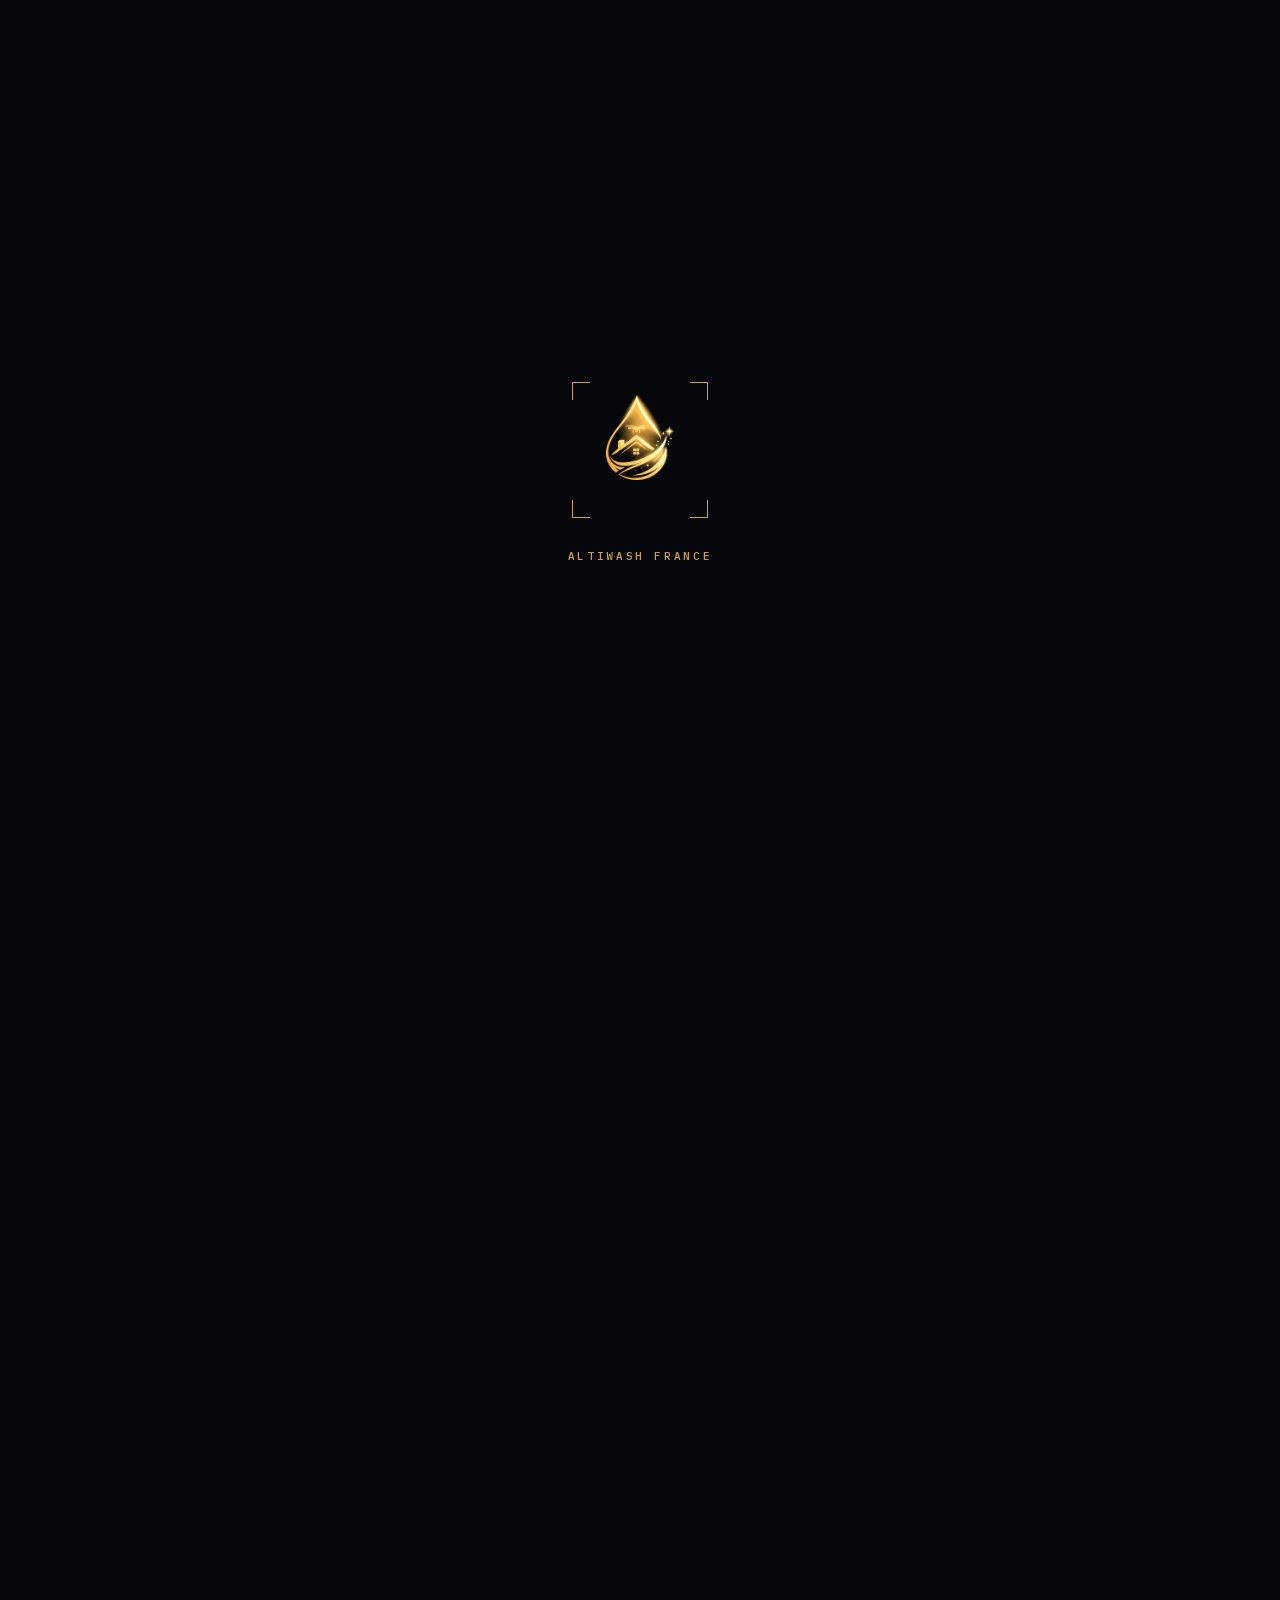
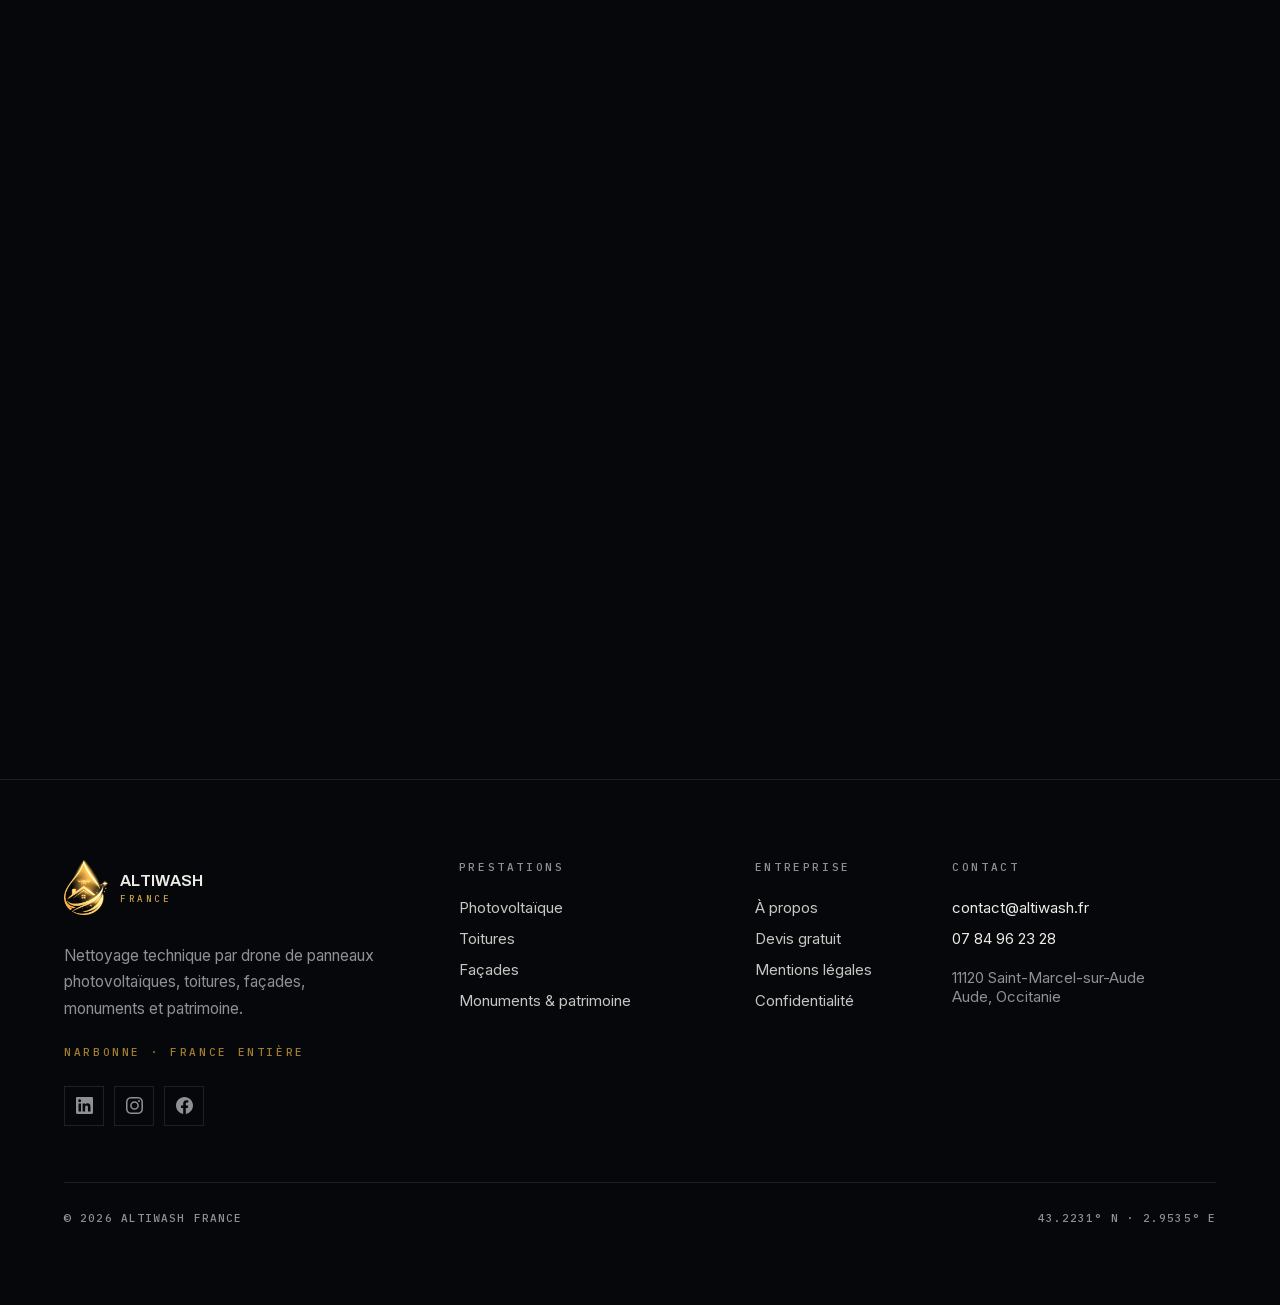
<file: mentions-legales.html>
<!doctype html>
<html lang="fr" class="no-js">
<head>
<meta charset="utf-8">
<meta name="viewport" content="width=device-width, initial-scale=1">
<title>Mentions légales | AltiWash France</title>
<meta name="description" content="Mentions légales du site altiwash.fr — ALTIWASH FRANCE, SAS immatriculée au RCS de Narbonne.">
<meta name="author" content="ALTIWASH FRANCE">
<meta name="theme-color" content="#06070a">
<meta name="robots" content="noindex, follow">
<link rel="canonical" href="https://altiwash.fr/mentions-legales.html">

<meta property="og:type" content="website">
<meta property="og:locale" content="fr_FR">
<meta property="og:site_name" content="AltiWash France">
<meta property="og:url" content="https://altiwash.fr/mentions-legales.html">
<meta property="og:title" content="Mentions légales — AltiWash France">
<meta property="og:description" content="Informations légales du site altiwash.fr.">
<meta property="og:image" content="https://altiwash.fr/media/og-altiwash.jpg">
<meta property="og:image:width" content="1200">
<meta property="og:image:height" content="630">
<meta name="twitter:card" content="summary_large_image">
<meta name="twitter:title" content="Mentions légales — AltiWash France">
<meta name="twitter:description" content="Informations légales du site altiwash.fr.">
<meta name="twitter:image" content="https://altiwash.fr/media/og-altiwash.jpg">

<link rel="icon" href="media/favicon-32.png" type="image/png" sizes="32x32">
<link rel="icon" href="media/favicon.png" type="image/png" sizes="512x512">
<link rel="apple-touch-icon" href="media/apple-touch-icon.png">

<link rel="preload" href="fonts/archivo-variable.woff2" as="font" type="font/woff2" crossorigin>
<link rel="preload" href="fonts/inter-variable.woff2" as="font" type="font/woff2" crossorigin>
<link rel="stylesheet" href="css/style.css">

<!-- Ouverture du site. Décidée ici, avant le premier rendu : posée
     plus tard, le contenu apparaîtrait puis serait recouvert.
     Sautée en mouvement réduit et au-delà de la première page vue. -->
<script>
(function () {
  /* Quand rejouer l'ouverture :
       "toujours" — à chaque chargement et rechargement (réglage actuel)
       "arrivee"  — à l'arrivée sur le site et au rechargement, mais pas
                    en passant d'une page du site à une autre
       "session"  — une seule fois par onglet                            */
  var QUAND = "toujours";

  if (matchMedia("(prefers-reduced-motion: reduce)").matches) return;

  if (QUAND === "session") {
    try {
      if (sessionStorage.getItem("altiwash-vu")) return;
      sessionStorage.setItem("altiwash-vu", "1");
    } catch (e) {}          /* navigation privée : on joue quand même */
  } else if (QUAND === "arrivee") {
    var nav = performance.getEntriesByType && performance.getEntriesByType("navigation")[0];
    var rechargement = nav ? nav.type === "reload" : false;
    var interne = document.referrer.lastIndexOf(location.origin, 0) === 0;
    if (interne && !rechargement) return;
  }

  var r = document.documentElement;
  r.classList.add("ouverture-en-cours");
  /* Filet de sécurité : si le script principal ne se charge pas, le
     contenu ne doit pas rester caché derrière un rideau absent. */
  setTimeout(function () { r.classList.remove("ouverture-en-cours"); }, 4000);
})();
</script>
</head>

<body>
<a class="skip-link" href="#contenu">Aller au contenu</a>

<!-- ══════════════════ EN-TÊTE ══════════════════ -->
<header class="site-header">
  <div class="shell site-header__inner">
    <a class="logo" href="index.html" aria-label="AltiWash France — retour à l'accueil">
      <img class="logo__marque" src="media/logo-altiwash.png" alt="" width="36" height="45">
      <span class="logo__texte">
        <span class="logo__nom">AltiWash</span>
        <span class="logo__pays">France</span>
      </span>
    </a>

    <nav class="nav" aria-label="Navigation principale">
      <a class="nav__lien" href="index.html">Accueil</a>
      <a class="nav__lien" href="prestations.html">Prestations</a>
      <a class="nav__lien" href="a-propos.html">À propos</a>
      <a class="nav__lien" href="contact.html">Contact</a>
    </nav>

    <div class="site-header__actions">
      <a class="entete__tel index-tech" href="tel:+33784962328">07 84 96 23 28</a>

      <a class="btn btn--primary btn--compact" href="contact.html">
        <span class="btn__court">Devis</span>
        <span class="btn__long">Demander un devis</span>
      </a>

      <button class="burger" type="button" aria-expanded="false" aria-controls="menu-mobile">
        <span class="sr-only burger__libelle">Ouvrir le menu</span>
        <span class="burger__trait" aria-hidden="true"><span></span><span></span></span>
      </button>
    </div>
  </div>
  <span class="progression" aria-hidden="true"></span>
</header>

<!-- ══════════════════ MENU PLEIN ÉCRAN ══════════════════ -->
<div class="menu-mobile" id="menu-mobile">
  <div class="menu-mobile__fond" aria-hidden="true"></div>
  <nav class="shell menu-mobile__nav" aria-label="Navigation principale">
    <div class="menu-mobile__item">
      <a class="menu-mobile__lien" href="index.html">
        <span class="index-tech t-gold-600">01</span><span class="display">Accueil</span>
      </a>
    </div>
    <div class="menu-mobile__item">
      <a class="menu-mobile__lien" href="prestations.html">
        <span class="index-tech t-gold-600">02</span><span class="display">Prestations</span>
      </a>
    </div>
    <div class="menu-mobile__item">
      <a class="menu-mobile__lien" href="a-propos.html">
        <span class="index-tech t-gold-600">03</span><span class="display">À propos</span>
      </a>
    </div>
    <div class="menu-mobile__item">
      <a class="menu-mobile__lien" href="contact.html">
        <span class="index-tech t-gold-600">04</span><span class="display">Contact</span>
      </a>
    </div>
  </nav>
  <div class="shell menu-mobile__pied">
    <a class="btn btn--primary btn--pleine-largeur" href="contact.html">
      <span class="btn__libelle">Demander un devis</span>
      <svg class="btn__fleche" viewBox="0 0 22 8" fill="none" aria-hidden="true">
        <path d="M0 4h20M16.5 0.5 20.5 4l-4 3.5" stroke="currentColor" stroke-width="1.2"/>
      </svg>
    </a>
    <div class="menu-mobile__coordonnees index-tech">
      <a href="tel:+33784962328">07 84 96 23 28</a>
      <a href="mailto:contact@altiwash.fr">contact@altiwash.fr</a>
    </div>
  </div>
</div>

<main id="contenu">

<!-- ══════════════════ EN-TÊTE ══════════════════ -->
<section class="legal-hero">
  <div class="hairlines" aria-hidden="true" style="opacity:.6"><span></span><span></span><span></span><span></span><span></span><span></span><span></span></div>

  <div class="shell legal-hero__contenu">
    <div class="legal-hero__surtitre">
      <span aria-hidden="true"></span>
      <span class="label-tech t-gold-400">Informations légales</span>
    </div>
    <h1 class="display legal-hero__titre">Mentions légales</h1>
    <p class="index-tech legal-hero__maj">Dernière mise à jour : 26/08/2026</p>
  </div>
</section>

<!-- ══════════════════ CORPS ══════════════════ -->
<section class="legal-corps">
  <div class="shell">
    <div class="legal-corps__colonne">
      <section class="legal-bloc">
        <h2 class="label-tech legal-bloc__titre">Éditeur du site</h2>
        <div class="body-text legal-bloc__contenu">
          <dl>
            <div class="paire">
              <dt class="label-tech">Raison sociale</dt>
              <dd>ALTIWASH FRANCE</dd>
            </div>
            <div class="paire">
              <dt class="label-tech">Forme juridique</dt>
              <dd>SAS — société par actions simplifiée</dd>
            </div>
            <div class="paire">
              <dt class="label-tech">Capital social</dt>
              <dd>11 000 €</dd>
            </div>
            <div class="paire">
              <dt class="label-tech">Siège social</dt>
              <dd>4 Impasse du Stade, 11120 Saint-Marcel-sur-Aude</dd>
            </div>
            <div class="paire">
              <dt class="label-tech">SIREN</dt>
              <dd>108 623 687</dd>
            </div>
            <div class="paire">
              <dt class="label-tech">SIRET</dt>
              <dd>108 623 687 00010</dd>
            </div>
            <div class="paire">
              <dt class="label-tech">RCS</dt>
              <dd>Narbonne 108 623 687</dd>
            </div>
            <div class="paire">
              <dt class="label-tech">N° TVA intracom.</dt>
              <dd>FR58 108623687</dd>
            </div>
            <div class="paire">
              <dt class="label-tech">Code APE</dt>
              <dd>8122Z — Autres activités de nettoyage des bâtiments et nettoyage industriel</dd>
            </div>
            <div class="paire">
              <dt class="label-tech">Date de création</dt>
              <dd>26/08/2026</dd>
            </div>
            <div class="paire">
              <dt class="label-tech">Directeur de publication</dt>
              <dd>Gregory Wolff</dd>
            </div>
            <div class="paire">
              <dt class="label-tech">Contact</dt>
              <dd><a href="mailto:contact@altiwash.fr">contact@altiwash.fr</a> — 07 84 96 23 28</dd>
            </div>
          </dl>
          <p class="t-dim" style="font-size:.875rem">Le siège social est une adresse administrative : il ne s'agit pas d'un établissement recevant du public.</p>
        </div>
      </section>

      <section class="legal-bloc">
        <h2 class="label-tech legal-bloc__titre">Hébergement</h2>
        <div class="body-text legal-bloc__contenu">
          <p>Le site est hébergé par son prestataire d'hébergement. Les coordonnées complètes de
          l'hébergeur seront précisées à la mise en ligne définitive du site.</p>
          <p class="t-dim">Le nom de domaine altiwash.fr est géré chez IONOS SARL, 7 place de la Gare,
          57200 Sarreguemines.</p>
        </div>
      </section>

      <section class="legal-bloc">
        <h2 class="label-tech legal-bloc__titre">Propriété intellectuelle</h2>
        <div class="body-text legal-bloc__contenu">
          <p>L'ensemble des contenus présents sur ce site — textes, photographies, identité
          visuelle, logotype et éléments graphiques — est la propriété d'ALTIWASH FRANCE ou fait
          l'objet d'une autorisation d'usage. Toute reproduction, représentation ou diffusion,
          totale ou partielle, sans autorisation écrite préalable est interdite.</p>
        </div>
      </section>

      <section class="legal-bloc">
        <h2 class="label-tech legal-bloc__titre">Responsabilité</h2>
        <div class="body-text legal-bloc__contenu">
          <p>ALTIWASH FRANCE s'efforce d'assurer l'exactitude des informations publiées. Les
          descriptions de prestations sont fournies à titre indicatif : la faisabilité et les
          modalités d'une intervention sont établies après étude du site concerné et formalisées
          dans le devis.</p>
        </div>
      </section>

      <section class="legal-bloc">
        <h2 class="label-tech legal-bloc__titre">Assurance</h2>
        <div class="body-text legal-bloc__contenu">
          <p>ALTIWASH FRANCE dispose d'une responsabilité civile professionnelle spécifique à
          l'activité de drone, souscrite auprès d'Air Courtage. Les attestations sont transmises
          sur demande avant toute intervention.</p>
        </div>
      </section>

      <section class="legal-bloc">
        <h2 class="label-tech legal-bloc__titre">Données personnelles</h2>
        <div class="body-text legal-bloc__contenu">
          <p>Le traitement des données transmises via le formulaire de contact est détaillé dans la
          <a href="politique-de-confidentialite.html">politique de confidentialité</a>.</p>
        </div>
      </section>
    </div>
  </div>
</section>

</main>

<!-- ══════════════════ PIED DE PAGE ══════════════════ -->
<footer class="site-footer">
  <div class="shell">
    <div class="site-footer__grille">
      <div class="site-footer__marque">
        <span class="logo">
          <img class="logo__marque" src="media/logo-altiwash.png" alt="" width="44" height="55">
          <span class="logo__texte">
            <span class="logo__nom">AltiWash</span>
            <span class="logo__pays">France</span>
          </span>
        </span>
        <p class="body-text t-dim" style="margin-top:1.5rem;max-width:20rem">
          Nettoyage technique par drone de panneaux photovoltaïques, toitures, façades,
          monuments et patrimoine.
        </p>
        <p class="label-tech t-gold-600" style="margin-top:1.5rem">Narbonne · France entière</p>

        <!-- Réseaux sociaux. Icônes intégrées au HTML : aucun appel
             à un service extérieur, donc aucun traçage du visiteur. -->
        <nav class="reseaux" aria-label="AltiWash France sur les réseaux sociaux">
          <a class="reseaux__lien" href="https://www.linkedin.com/company/altiwash-france/"
             target="_blank" rel="noopener noreferrer">
            <span class="sr-only">AltiWash France sur LinkedIn (nouvelle fenêtre)</span>
            <svg viewBox="0 0 24 24" width="17" height="17" fill="currentColor" aria-hidden="true">
              <path d="M20.45 20.45h-3.56v-5.57c0-1.33-.02-3.04-1.85-3.04-1.85 0-2.14 1.45-2.14 2.94v5.67H9.35V9h3.41v1.56h.05a3.74 3.74 0 0 1 3.37-1.85c3.6 0 4.27 2.37 4.27 5.46v6.28zM5.34 7.43a2.07 2.07 0 1 1 0-4.13 2.07 2.07 0 0 1 0 4.13zm1.78 13.02H3.55V9h3.57v11.45zM22.22 0H1.77C.79 0 0 .77 0 1.72v20.56C0 23.23.79 24 1.77 24h20.45c.98 0 1.78-.77 1.78-1.72V1.72C24 .77 23.2 0 22.22 0z"/>
            </svg>
          </a>

          <a class="reseaux__lien" href="https://www.instagram.com/altiwash"
             target="_blank" rel="noopener noreferrer">
            <span class="sr-only">AltiWash France sur Instagram (nouvelle fenêtre)</span>
            <svg viewBox="0 0 24 24" width="17" height="17" fill="currentColor" aria-hidden="true">
              <path d="M12 2.16c3.2 0 3.58.01 4.85.07 1.17.05 1.8.25 2.23.41.56.22.96.48 1.38.9.42.42.68.82.9 1.38.16.42.36 1.06.41 2.23.06 1.27.07 1.65.07 4.85s-.01 3.58-.07 4.85c-.05 1.17-.25 1.8-.41 2.23-.22.56-.48.96-.9 1.38-.42.42-.82.68-1.38.9-.42.16-1.06.36-2.23.41-1.27.06-1.65.07-4.85.07s-3.58-.01-4.85-.07c-1.17-.05-1.8-.25-2.23-.41-.56-.22-.96-.48-1.38-.9-.42-.42-.68-.82-.9-1.38-.16-.42-.36-1.06-.41-2.23C2.17 15.58 2.16 15.2 2.16 12s.01-3.58.07-4.85c.05-1.17.25-1.8.41-2.23.22-.56.48-.96.9-1.38.42-.42.82-.68 1.38-.9.42-.16 1.06-.36 2.23-.41C8.42 2.17 8.8 2.16 12 2.16zM12 0C8.74 0 8.33.01 7.05.07 5.78.13 4.9.33 4.14.63a5.9 5.9 0 0 0-2.13 1.38A5.9 5.9 0 0 0 .63 4.14C.33 4.9.13 5.78.07 7.05.01 8.33 0 8.74 0 12s.01 3.67.07 4.95c.06 1.27.26 2.15.56 2.91.31.79.72 1.46 1.38 2.13a5.9 5.9 0 0 0 2.13 1.38c.76.3 1.64.5 2.91.56C8.33 23.99 8.74 24 12 24s3.67-.01 4.95-.07c1.27-.06 2.15-.26 2.91-.56a5.9 5.9 0 0 0 2.13-1.38 5.9 5.9 0 0 0 1.38-2.13c.3-.76.5-1.64.56-2.91.06-1.28.07-1.69.07-4.95s-.01-3.67-.07-4.95c-.06-1.27-.26-2.15-.56-2.91a5.9 5.9 0 0 0-1.38-2.13A5.9 5.9 0 0 0 19.86.63c-.76-.3-1.64-.5-2.91-.56C15.67.01 15.26 0 12 0zm0 5.84a6.16 6.16 0 1 0 0 12.32 6.16 6.16 0 0 0 0-12.32zm0 10.16a4 4 0 1 1 0-8 4 4 0 0 1 0 8zm7.85-10.4a1.44 1.44 0 1 1-2.88 0 1.44 1.44 0 0 1 2.88 0z"/>
            </svg>
          </a>

          <a class="reseaux__lien" href="https://www.facebook.com/profile.php?id=61592875481585"
             target="_blank" rel="noopener noreferrer">
            <span class="sr-only">AltiWash France sur Facebook (nouvelle fenêtre)</span>
            <svg viewBox="0 0 24 24" width="17" height="17" fill="currentColor" aria-hidden="true">
              <path d="M24 12.07C24 5.4 18.63 0 12 0S0 5.4 0 12.07C0 18.1 4.39 23.09 10.13 24v-8.44H7.08v-3.49h3.05V9.41c0-3.02 1.79-4.69 4.53-4.69 1.31 0 2.68.24 2.68.24v2.97h-1.51c-1.49 0-1.96.93-1.96 1.89v2.25h3.33l-.53 3.49h-2.8V24C19.61 23.09 24 18.1 24 12.07z"/>
            </svg>
          </a>
        </nav>
      </div>

      <nav class="site-footer__col-prestations" aria-label="Prestations">
        <h2 class="site-footer__titre">Prestations</h2>
        <ul class="site-footer__liste">
          <li><a class="lien-souligne" href="prestations.html#photovoltaique">Photovoltaïque</a></li>
          <li><a class="lien-souligne" href="prestations.html#toitures">Toitures</a></li>
          <li><a class="lien-souligne" href="prestations.html#facades">Façades</a></li>
          <li><a class="lien-souligne" href="prestations.html#monuments-patrimoine">Monuments &amp; patrimoine</a></li>
        </ul>
      </nav>

      <nav class="site-footer__col-entreprise" aria-label="Entreprise">
        <h2 class="site-footer__titre">Entreprise</h2>
        <ul class="site-footer__liste">
          <li><a class="lien-souligne" href="a-propos.html">À propos</a></li>
          <li><a class="lien-souligne" href="contact.html">Devis gratuit</a></li>
          <li><a class="lien-souligne" href="mentions-legales.html">Mentions légales</a></li>
          <li><a class="lien-souligne" href="politique-de-confidentialite.html">Confidentialité</a></li>
        </ul>
      </nav>

      <div class="site-footer__col-contact">
        <h2 class="site-footer__titre">Contact</h2>
        <ul class="site-footer__liste">
          <li><a class="lien-souligne" href="mailto:contact@altiwash.fr">contact@altiwash.fr</a></li>
          <li><a class="lien-souligne" href="tel:+33784962328">07 84 96 23 28</a></li>
          <li class="t-dim" style="padding-top:.5rem">11120 Saint-Marcel-sur-Aude<br>Aude, Occitanie</li>
        </ul>
      </div>
    </div>

    <div class="site-footer__bandeau index-tech">
      <p>© 2026 ALTIWASH FRANCE</p>
      <p>43.2231° N · 2.9535° E</p>
    </div>
  </div>
</footer>

<script src="js/site.js"></script>
</body>
</html>
</file>
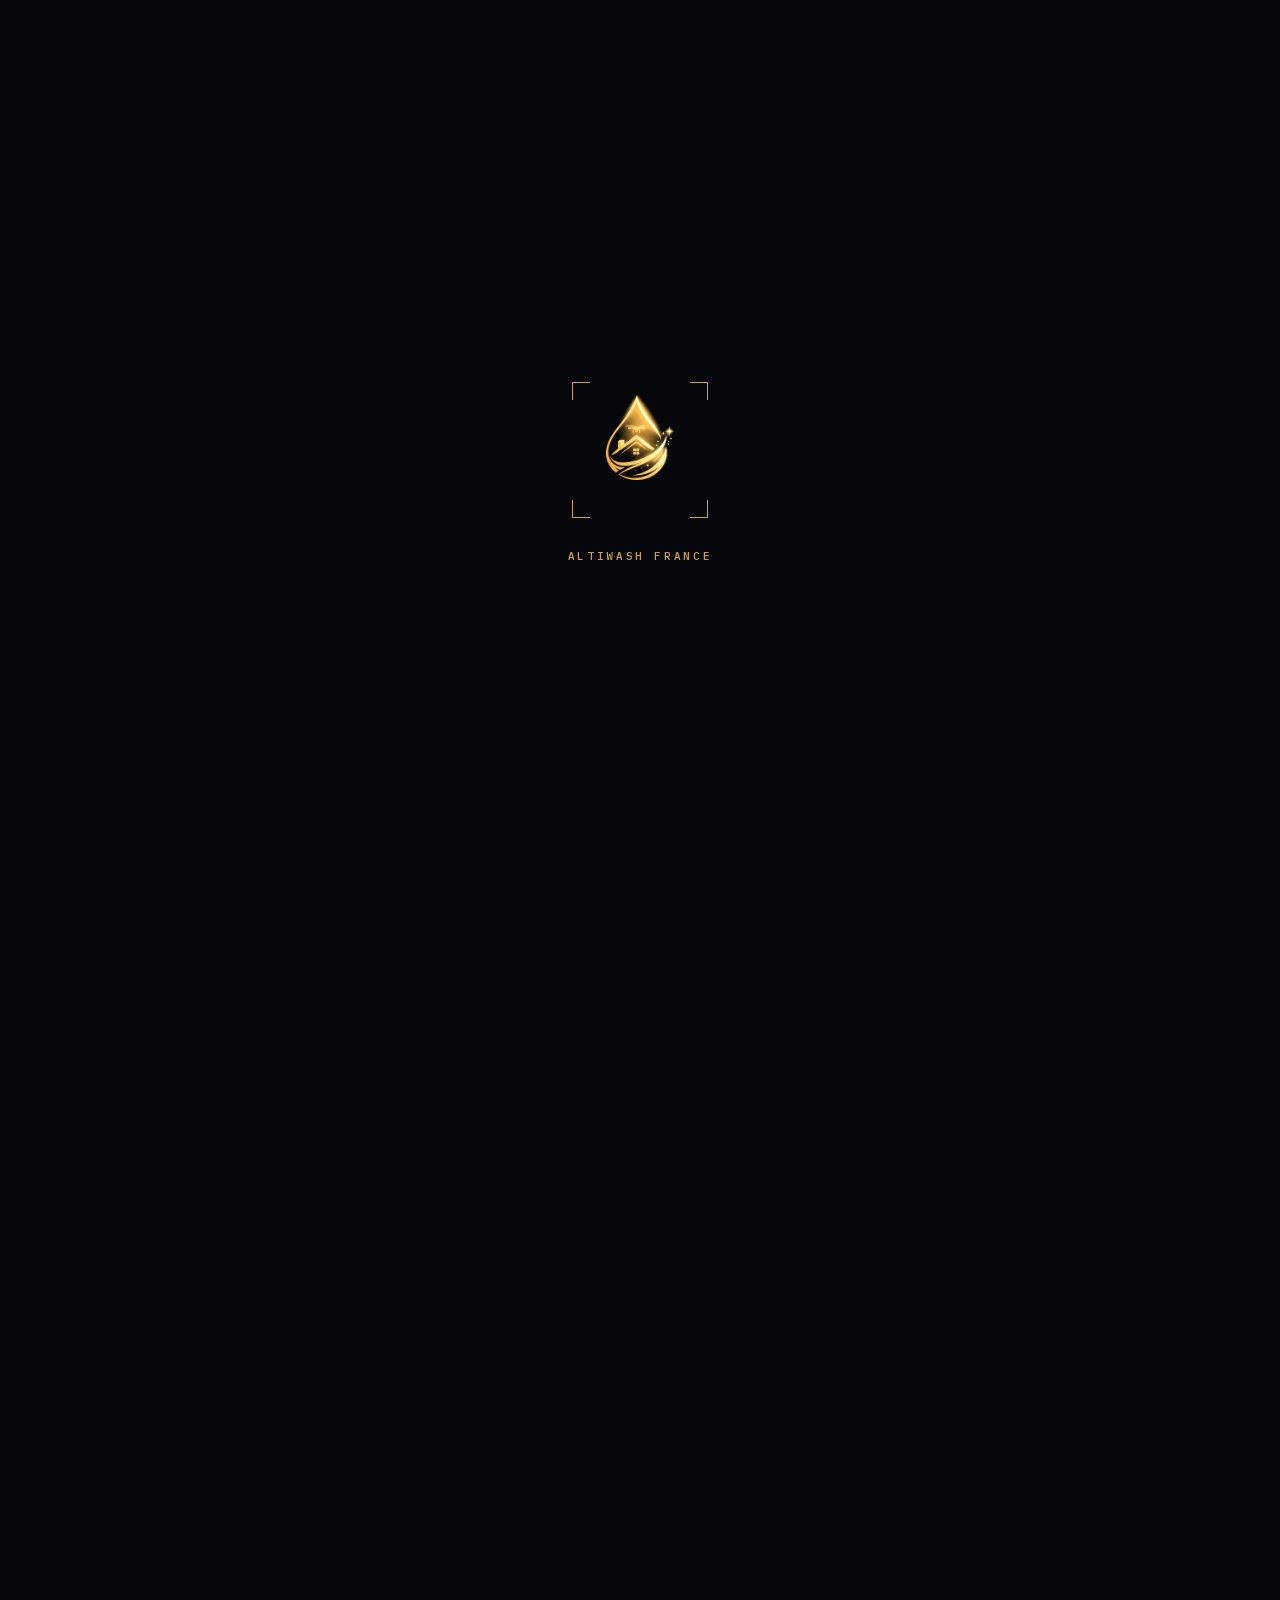
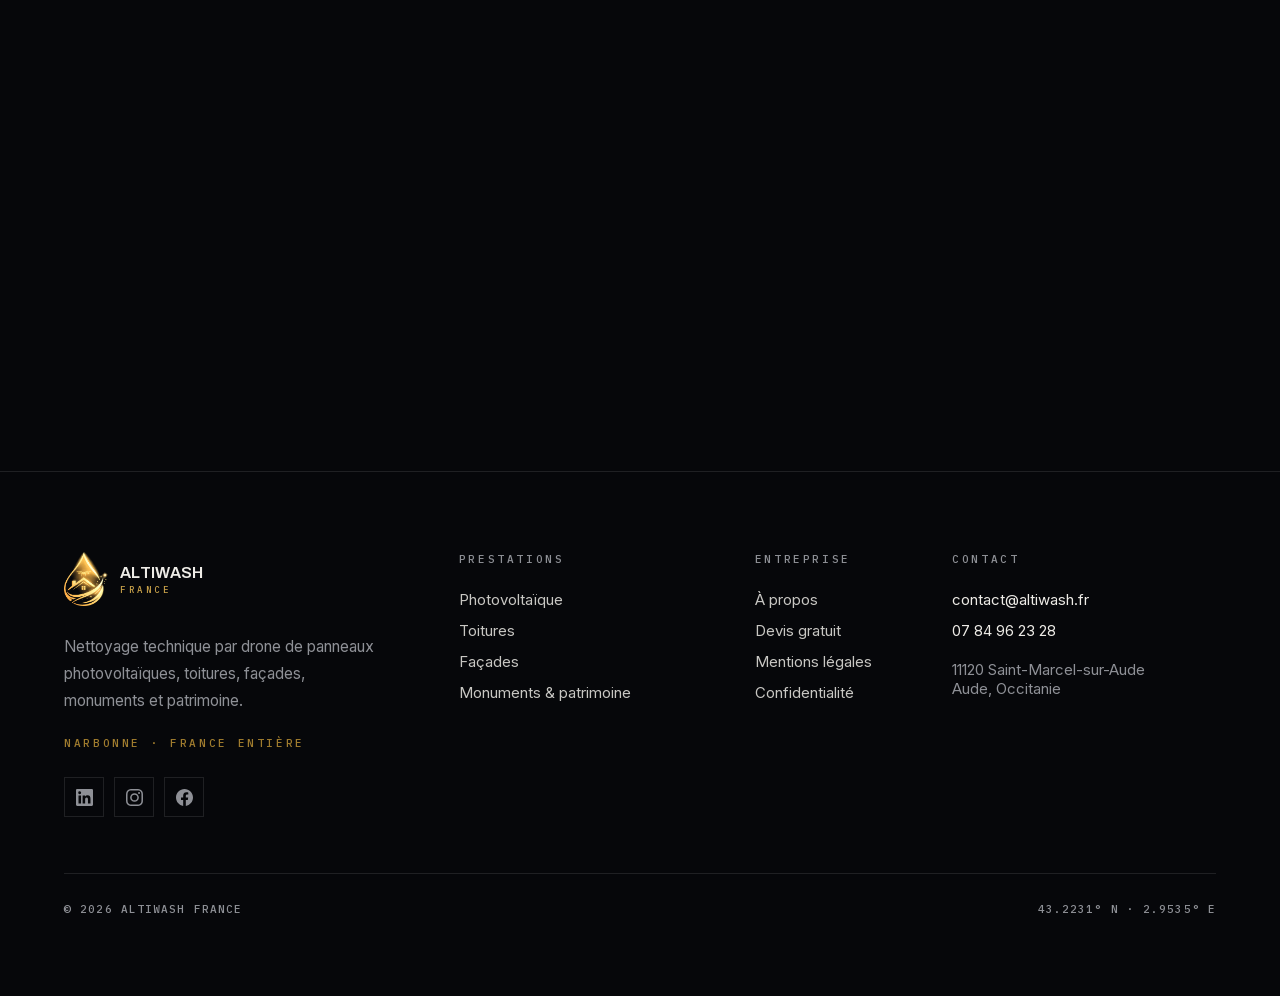
<file: politique-de-confidentialite.html>
<!doctype html>
<html lang="fr" class="no-js">
<head>
<meta charset="utf-8">
<meta name="viewport" content="width=device-width, initial-scale=1">
<title>Politique de confidentialité | AltiWash France</title>
<meta name="description" content="Traitement des données personnelles collectées sur altiwash.fr par ALTIWASH FRANCE.">
<meta name="author" content="ALTIWASH FRANCE">
<meta name="theme-color" content="#06070a">
<meta name="robots" content="noindex, follow">
<link rel="canonical" href="https://altiwash.fr/politique-de-confidentialite.html">

<meta property="og:type" content="website">
<meta property="og:locale" content="fr_FR">
<meta property="og:site_name" content="AltiWash France">
<meta property="og:url" content="https://altiwash.fr/politique-de-confidentialite.html">
<meta property="og:title" content="Politique de confidentialité — AltiWash France">
<meta property="og:description" content="Traitement des données personnelles sur altiwash.fr.">
<meta property="og:image" content="https://altiwash.fr/media/og-altiwash.jpg">
<meta property="og:image:width" content="1200">
<meta property="og:image:height" content="630">
<meta name="twitter:card" content="summary_large_image">
<meta name="twitter:title" content="Politique de confidentialité — AltiWash France">
<meta name="twitter:description" content="Traitement des données personnelles sur altiwash.fr.">
<meta name="twitter:image" content="https://altiwash.fr/media/og-altiwash.jpg">

<link rel="icon" href="media/favicon-32.png" type="image/png" sizes="32x32">
<link rel="icon" href="media/favicon.png" type="image/png" sizes="512x512">
<link rel="apple-touch-icon" href="media/apple-touch-icon.png">

<link rel="preload" href="fonts/archivo-variable.woff2" as="font" type="font/woff2" crossorigin>
<link rel="preload" href="fonts/inter-variable.woff2" as="font" type="font/woff2" crossorigin>
<link rel="stylesheet" href="css/style.css">

<!-- Ouverture du site. Décidée ici, avant le premier rendu : posée
     plus tard, le contenu apparaîtrait puis serait recouvert.
     Sautée en mouvement réduit et au-delà de la première page vue. -->
<script>
(function () {
  /* Quand rejouer l'ouverture :
       "toujours" — à chaque chargement et rechargement (réglage actuel)
       "arrivee"  — à l'arrivée sur le site et au rechargement, mais pas
                    en passant d'une page du site à une autre
       "session"  — une seule fois par onglet                            */
  var QUAND = "toujours";

  if (matchMedia("(prefers-reduced-motion: reduce)").matches) return;

  if (QUAND === "session") {
    try {
      if (sessionStorage.getItem("altiwash-vu")) return;
      sessionStorage.setItem("altiwash-vu", "1");
    } catch (e) {}          /* navigation privée : on joue quand même */
  } else if (QUAND === "arrivee") {
    var nav = performance.getEntriesByType && performance.getEntriesByType("navigation")[0];
    var rechargement = nav ? nav.type === "reload" : false;
    var interne = document.referrer.lastIndexOf(location.origin, 0) === 0;
    if (interne && !rechargement) return;
  }

  var r = document.documentElement;
  r.classList.add("ouverture-en-cours");
  /* Filet de sécurité : si le script principal ne se charge pas, le
     contenu ne doit pas rester caché derrière un rideau absent. */
  setTimeout(function () { r.classList.remove("ouverture-en-cours"); }, 4000);
})();
</script>
</head>

<body>
<a class="skip-link" href="#contenu">Aller au contenu</a>

<!-- ══════════════════ EN-TÊTE ══════════════════ -->
<header class="site-header">
  <div class="shell site-header__inner">
    <a class="logo" href="index.html" aria-label="AltiWash France — retour à l'accueil">
      <img class="logo__marque" src="media/logo-altiwash.png" alt="" width="36" height="45">
      <span class="logo__texte">
        <span class="logo__nom">AltiWash</span>
        <span class="logo__pays">France</span>
      </span>
    </a>

    <nav class="nav" aria-label="Navigation principale">
      <a class="nav__lien" href="index.html">Accueil</a>
      <a class="nav__lien" href="prestations.html">Prestations</a>
      <a class="nav__lien" href="a-propos.html">À propos</a>
      <a class="nav__lien" href="contact.html">Contact</a>
    </nav>

    <div class="site-header__actions">
      <a class="entete__tel index-tech" href="tel:+33784962328">07 84 96 23 28</a>

      <a class="btn btn--primary btn--compact" href="contact.html">
        <span class="btn__court">Devis</span>
        <span class="btn__long">Demander un devis</span>
      </a>

      <button class="burger" type="button" aria-expanded="false" aria-controls="menu-mobile">
        <span class="sr-only burger__libelle">Ouvrir le menu</span>
        <span class="burger__trait" aria-hidden="true"><span></span><span></span></span>
      </button>
    </div>
  </div>
  <span class="progression" aria-hidden="true"></span>
</header>

<!-- ══════════════════ MENU PLEIN ÉCRAN ══════════════════ -->
<div class="menu-mobile" id="menu-mobile">
  <div class="menu-mobile__fond" aria-hidden="true"></div>
  <nav class="shell menu-mobile__nav" aria-label="Navigation principale">
    <div class="menu-mobile__item">
      <a class="menu-mobile__lien" href="index.html">
        <span class="index-tech t-gold-600">01</span><span class="display">Accueil</span>
      </a>
    </div>
    <div class="menu-mobile__item">
      <a class="menu-mobile__lien" href="prestations.html">
        <span class="index-tech t-gold-600">02</span><span class="display">Prestations</span>
      </a>
    </div>
    <div class="menu-mobile__item">
      <a class="menu-mobile__lien" href="a-propos.html">
        <span class="index-tech t-gold-600">03</span><span class="display">À propos</span>
      </a>
    </div>
    <div class="menu-mobile__item">
      <a class="menu-mobile__lien" href="contact.html">
        <span class="index-tech t-gold-600">04</span><span class="display">Contact</span>
      </a>
    </div>
  </nav>
  <div class="shell menu-mobile__pied">
    <a class="btn btn--primary btn--pleine-largeur" href="contact.html">
      <span class="btn__libelle">Demander un devis</span>
      <svg class="btn__fleche" viewBox="0 0 22 8" fill="none" aria-hidden="true">
        <path d="M0 4h20M16.5 0.5 20.5 4l-4 3.5" stroke="currentColor" stroke-width="1.2"/>
      </svg>
    </a>
    <div class="menu-mobile__coordonnees index-tech">
      <a href="tel:+33784962328">07 84 96 23 28</a>
      <a href="mailto:contact@altiwash.fr">contact@altiwash.fr</a>
    </div>
  </div>
</div>

<main id="contenu">

<!-- ══════════════════ EN-TÊTE ══════════════════ -->
<section class="legal-hero">
  <div class="hairlines" aria-hidden="true" style="opacity:.6"><span></span><span></span><span></span><span></span><span></span><span></span><span></span></div>

  <div class="shell legal-hero__contenu">
    <div class="legal-hero__surtitre">
      <span aria-hidden="true"></span>
      <span class="label-tech t-gold-400">Données personnelles</span>
    </div>
    <h1 class="display legal-hero__titre">Politique de confidentialité</h1>
    <p class="index-tech legal-hero__maj">Dernière mise à jour : 26/08/2026</p>
  </div>
</section>

<!-- ══════════════════ CORPS ══════════════════ -->
<section class="legal-corps">
  <div class="shell">
    <div class="legal-corps__colonne">
      <section class="legal-bloc">
        <h2 class="label-tech legal-bloc__titre">Responsable du traitement</h2>
        <div class="body-text legal-bloc__contenu">
          <p>ALTIWASH FRANCE, SAS — société par actions simplifiée, SIREN 108 623 687, dont le siège
          social est situé 4 Impasse du Stade, 11120 Saint-Marcel-sur-Aude. Contact :
          <a href="mailto:contact@altiwash.fr">contact@altiwash.fr</a>.</p>
        </div>
      </section>

      <section class="legal-bloc">
        <h2 class="label-tech legal-bloc__titre">Données collectées</h2>
        <div class="body-text legal-bloc__contenu">
          <p>Seul le formulaire de demande de devis collecte des données. Sont recueillis : nom,
          prénom, société le cas échéant, adresse e-mail, numéro de téléphone, type de client,
          prestation souhaitée, ville ou lieu de l'intervention, surface approximative,
          description du besoin, et les éventuelles photographies ou documents joints.</p>
          <p>Aucune donnée n'est collectée à votre insu. Le site n'utilise ni cookie publicitaire,
          ni traceur de mesure d'audience.</p>
        </div>
      </section>

      <section class="legal-bloc">
        <h2 class="label-tech legal-bloc__titre">Finalité et base légale</h2>
        <div class="body-text legal-bloc__contenu">
          <p>Ces informations sont utilisées uniquement pour étudier votre demande, établir un devis
          et vous recontacter. La base légale du traitement est votre consentement, recueilli par
          la case à cocher du formulaire, ainsi que l'exécution de mesures précontractuelles
          prises à votre demande.</p>
        </div>
      </section>

      <section class="legal-bloc">
        <h2 class="label-tech legal-bloc__titre">Destinataires</h2>
        <div class="body-text legal-bloc__contenu">
          <p>Les données sont adressées à ALTIWASH FRANCE et ne sont ni cédées, ni vendues, ni
          transmises à des tiers à des fins commerciales. Elles transitent par le prestataire
          technique de réception de formulaire retenu pour le site, agissant en qualité de
          sous-traitant.</p>
        </div>
      </section>

      <section class="legal-bloc">
        <h2 class="label-tech legal-bloc__titre">Durée de conservation</h2>
        <div class="body-text legal-bloc__contenu">
          <p>Les demandes n'ayant pas donné suite sont conservées trois ans à compter du dernier
          contact. Les demandes ayant abouti à une intervention sont conservées le temps de la
          relation commerciale, augmenté des durées légales de conservation comptable.</p>
        </div>
      </section>

      <section class="legal-bloc">
        <h2 class="label-tech legal-bloc__titre">Vos droits</h2>
        <div class="body-text legal-bloc__contenu">
          <p>Conformément au Règlement général sur la protection des données et à la loi Informatique
          et Libertés, vous disposez d'un droit d'accès, de rectification, d'effacement, de
          limitation, d'opposition et de portabilité de vos données. Vous pouvez les exercer à tout
          moment en écrivant à <a href="mailto:contact@altiwash.fr">contact@altiwash.fr</a>.</p>
          <p>Vous pouvez également introduire une réclamation auprès de la CNIL, 3 place de Fontenoy,
          TSA 80715, 75334 Paris Cedex 07 — <a href="https://www.cnil.fr">cnil.fr</a>.</p>
        </div>
      </section>

      <section class="legal-bloc">
        <h2 class="label-tech legal-bloc__titre">Sécurité</h2>
        <div class="body-text legal-bloc__contenu">
          <p>Les échanges avec le site sont chiffrés. Le site est entièrement statique : il ne
          conserve aucune donnée sur son hébergement, et les demandes sont transmises directement
          au prestataire de réception de formulaire.</p>
        </div>
      </section>
    </div>
  </div>
</section>

</main>

<!-- ══════════════════ PIED DE PAGE ══════════════════ -->
<footer class="site-footer">
  <div class="shell">
    <div class="site-footer__grille">
      <div class="site-footer__marque">
        <span class="logo">
          <img class="logo__marque" src="media/logo-altiwash.png" alt="" width="44" height="55">
          <span class="logo__texte">
            <span class="logo__nom">AltiWash</span>
            <span class="logo__pays">France</span>
          </span>
        </span>
        <p class="body-text t-dim" style="margin-top:1.5rem;max-width:20rem">
          Nettoyage technique par drone de panneaux photovoltaïques, toitures, façades,
          monuments et patrimoine.
        </p>
        <p class="label-tech t-gold-600" style="margin-top:1.5rem">Narbonne · France entière</p>

        <!-- Réseaux sociaux. Icônes intégrées au HTML : aucun appel
             à un service extérieur, donc aucun traçage du visiteur. -->
        <nav class="reseaux" aria-label="AltiWash France sur les réseaux sociaux">
          <a class="reseaux__lien" href="https://www.linkedin.com/company/altiwash-france/"
             target="_blank" rel="noopener noreferrer">
            <span class="sr-only">AltiWash France sur LinkedIn (nouvelle fenêtre)</span>
            <svg viewBox="0 0 24 24" width="17" height="17" fill="currentColor" aria-hidden="true">
              <path d="M20.45 20.45h-3.56v-5.57c0-1.33-.02-3.04-1.85-3.04-1.85 0-2.14 1.45-2.14 2.94v5.67H9.35V9h3.41v1.56h.05a3.74 3.74 0 0 1 3.37-1.85c3.6 0 4.27 2.37 4.27 5.46v6.28zM5.34 7.43a2.07 2.07 0 1 1 0-4.13 2.07 2.07 0 0 1 0 4.13zm1.78 13.02H3.55V9h3.57v11.45zM22.22 0H1.77C.79 0 0 .77 0 1.72v20.56C0 23.23.79 24 1.77 24h20.45c.98 0 1.78-.77 1.78-1.72V1.72C24 .77 23.2 0 22.22 0z"/>
            </svg>
          </a>

          <a class="reseaux__lien" href="https://www.instagram.com/altiwash"
             target="_blank" rel="noopener noreferrer">
            <span class="sr-only">AltiWash France sur Instagram (nouvelle fenêtre)</span>
            <svg viewBox="0 0 24 24" width="17" height="17" fill="currentColor" aria-hidden="true">
              <path d="M12 2.16c3.2 0 3.58.01 4.85.07 1.17.05 1.8.25 2.23.41.56.22.96.48 1.38.9.42.42.68.82.9 1.38.16.42.36 1.06.41 2.23.06 1.27.07 1.65.07 4.85s-.01 3.58-.07 4.85c-.05 1.17-.25 1.8-.41 2.23-.22.56-.48.96-.9 1.38-.42.42-.82.68-1.38.9-.42.16-1.06.36-2.23.41-1.27.06-1.65.07-4.85.07s-3.58-.01-4.85-.07c-1.17-.05-1.8-.25-2.23-.41-.56-.22-.96-.48-1.38-.9-.42-.42-.68-.82-.9-1.38-.16-.42-.36-1.06-.41-2.23C2.17 15.58 2.16 15.2 2.16 12s.01-3.58.07-4.85c.05-1.17.25-1.8.41-2.23.22-.56.48-.96.9-1.38.42-.42.82-.68 1.38-.9.42-.16 1.06-.36 2.23-.41C8.42 2.17 8.8 2.16 12 2.16zM12 0C8.74 0 8.33.01 7.05.07 5.78.13 4.9.33 4.14.63a5.9 5.9 0 0 0-2.13 1.38A5.9 5.9 0 0 0 .63 4.14C.33 4.9.13 5.78.07 7.05.01 8.33 0 8.74 0 12s.01 3.67.07 4.95c.06 1.27.26 2.15.56 2.91.31.79.72 1.46 1.38 2.13a5.9 5.9 0 0 0 2.13 1.38c.76.3 1.64.5 2.91.56C8.33 23.99 8.74 24 12 24s3.67-.01 4.95-.07c1.27-.06 2.15-.26 2.91-.56a5.9 5.9 0 0 0 2.13-1.38 5.9 5.9 0 0 0 1.38-2.13c.3-.76.5-1.64.56-2.91.06-1.28.07-1.69.07-4.95s-.01-3.67-.07-4.95c-.06-1.27-.26-2.15-.56-2.91a5.9 5.9 0 0 0-1.38-2.13A5.9 5.9 0 0 0 19.86.63c-.76-.3-1.64-.5-2.91-.56C15.67.01 15.26 0 12 0zm0 5.84a6.16 6.16 0 1 0 0 12.32 6.16 6.16 0 0 0 0-12.32zm0 10.16a4 4 0 1 1 0-8 4 4 0 0 1 0 8zm7.85-10.4a1.44 1.44 0 1 1-2.88 0 1.44 1.44 0 0 1 2.88 0z"/>
            </svg>
          </a>

          <a class="reseaux__lien" href="https://www.facebook.com/profile.php?id=61592875481585"
             target="_blank" rel="noopener noreferrer">
            <span class="sr-only">AltiWash France sur Facebook (nouvelle fenêtre)</span>
            <svg viewBox="0 0 24 24" width="17" height="17" fill="currentColor" aria-hidden="true">
              <path d="M24 12.07C24 5.4 18.63 0 12 0S0 5.4 0 12.07C0 18.1 4.39 23.09 10.13 24v-8.44H7.08v-3.49h3.05V9.41c0-3.02 1.79-4.69 4.53-4.69 1.31 0 2.68.24 2.68.24v2.97h-1.51c-1.49 0-1.96.93-1.96 1.89v2.25h3.33l-.53 3.49h-2.8V24C19.61 23.09 24 18.1 24 12.07z"/>
            </svg>
          </a>
        </nav>
      </div>

      <nav class="site-footer__col-prestations" aria-label="Prestations">
        <h2 class="site-footer__titre">Prestations</h2>
        <ul class="site-footer__liste">
          <li><a class="lien-souligne" href="prestations.html#photovoltaique">Photovoltaïque</a></li>
          <li><a class="lien-souligne" href="prestations.html#toitures">Toitures</a></li>
          <li><a class="lien-souligne" href="prestations.html#facades">Façades</a></li>
          <li><a class="lien-souligne" href="prestations.html#monuments-patrimoine">Monuments &amp; patrimoine</a></li>
        </ul>
      </nav>

      <nav class="site-footer__col-entreprise" aria-label="Entreprise">
        <h2 class="site-footer__titre">Entreprise</h2>
        <ul class="site-footer__liste">
          <li><a class="lien-souligne" href="a-propos.html">À propos</a></li>
          <li><a class="lien-souligne" href="contact.html">Devis gratuit</a></li>
          <li><a class="lien-souligne" href="mentions-legales.html">Mentions légales</a></li>
          <li><a class="lien-souligne" href="politique-de-confidentialite.html">Confidentialité</a></li>
        </ul>
      </nav>

      <div class="site-footer__col-contact">
        <h2 class="site-footer__titre">Contact</h2>
        <ul class="site-footer__liste">
          <li><a class="lien-souligne" href="mailto:contact@altiwash.fr">contact@altiwash.fr</a></li>
          <li><a class="lien-souligne" href="tel:+33784962328">07 84 96 23 28</a></li>
          <li class="t-dim" style="padding-top:.5rem">11120 Saint-Marcel-sur-Aude<br>Aude, Occitanie</li>
        </ul>
      </div>
    </div>

    <div class="site-footer__bandeau index-tech">
      <p>© 2026 ALTIWASH FRANCE</p>
      <p>43.2231° N · 2.9535° E</p>
    </div>
  </div>
</footer>

<script src="js/site.js"></script>
</body>
</html>
</file>
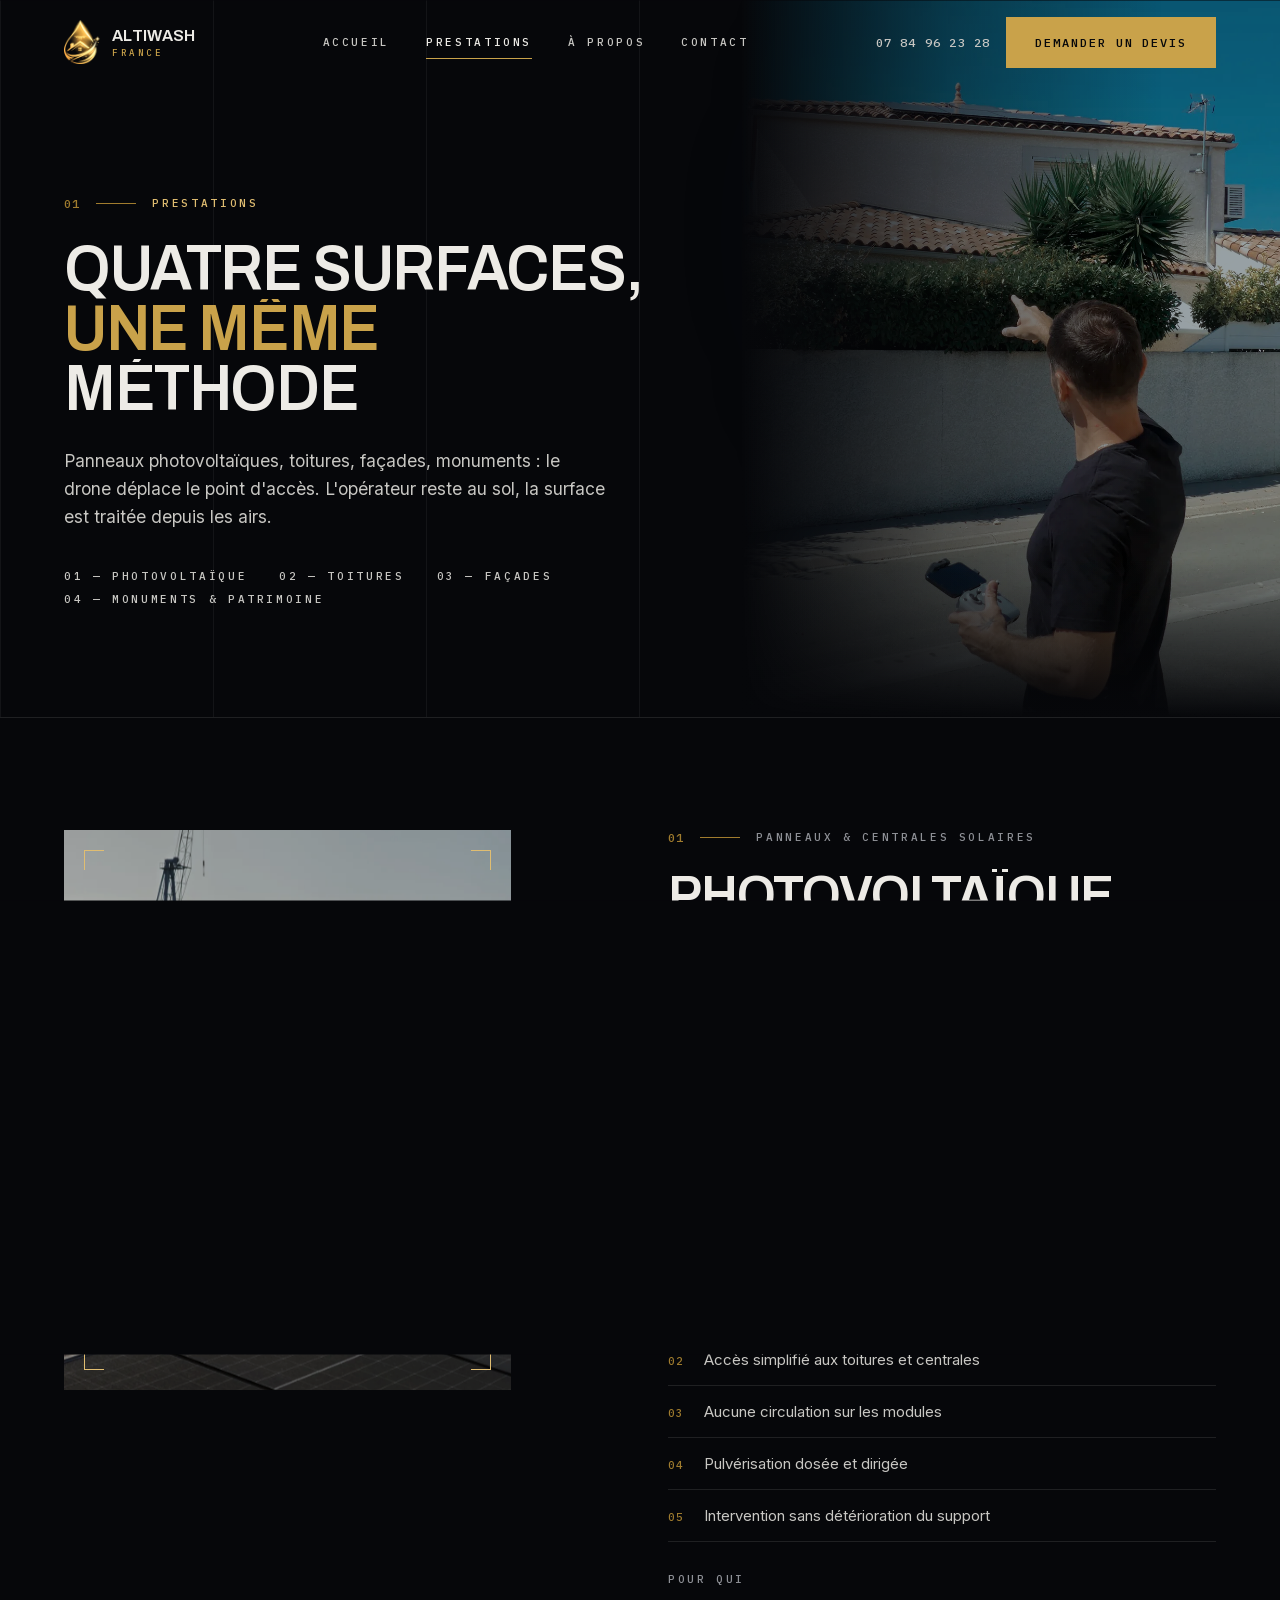
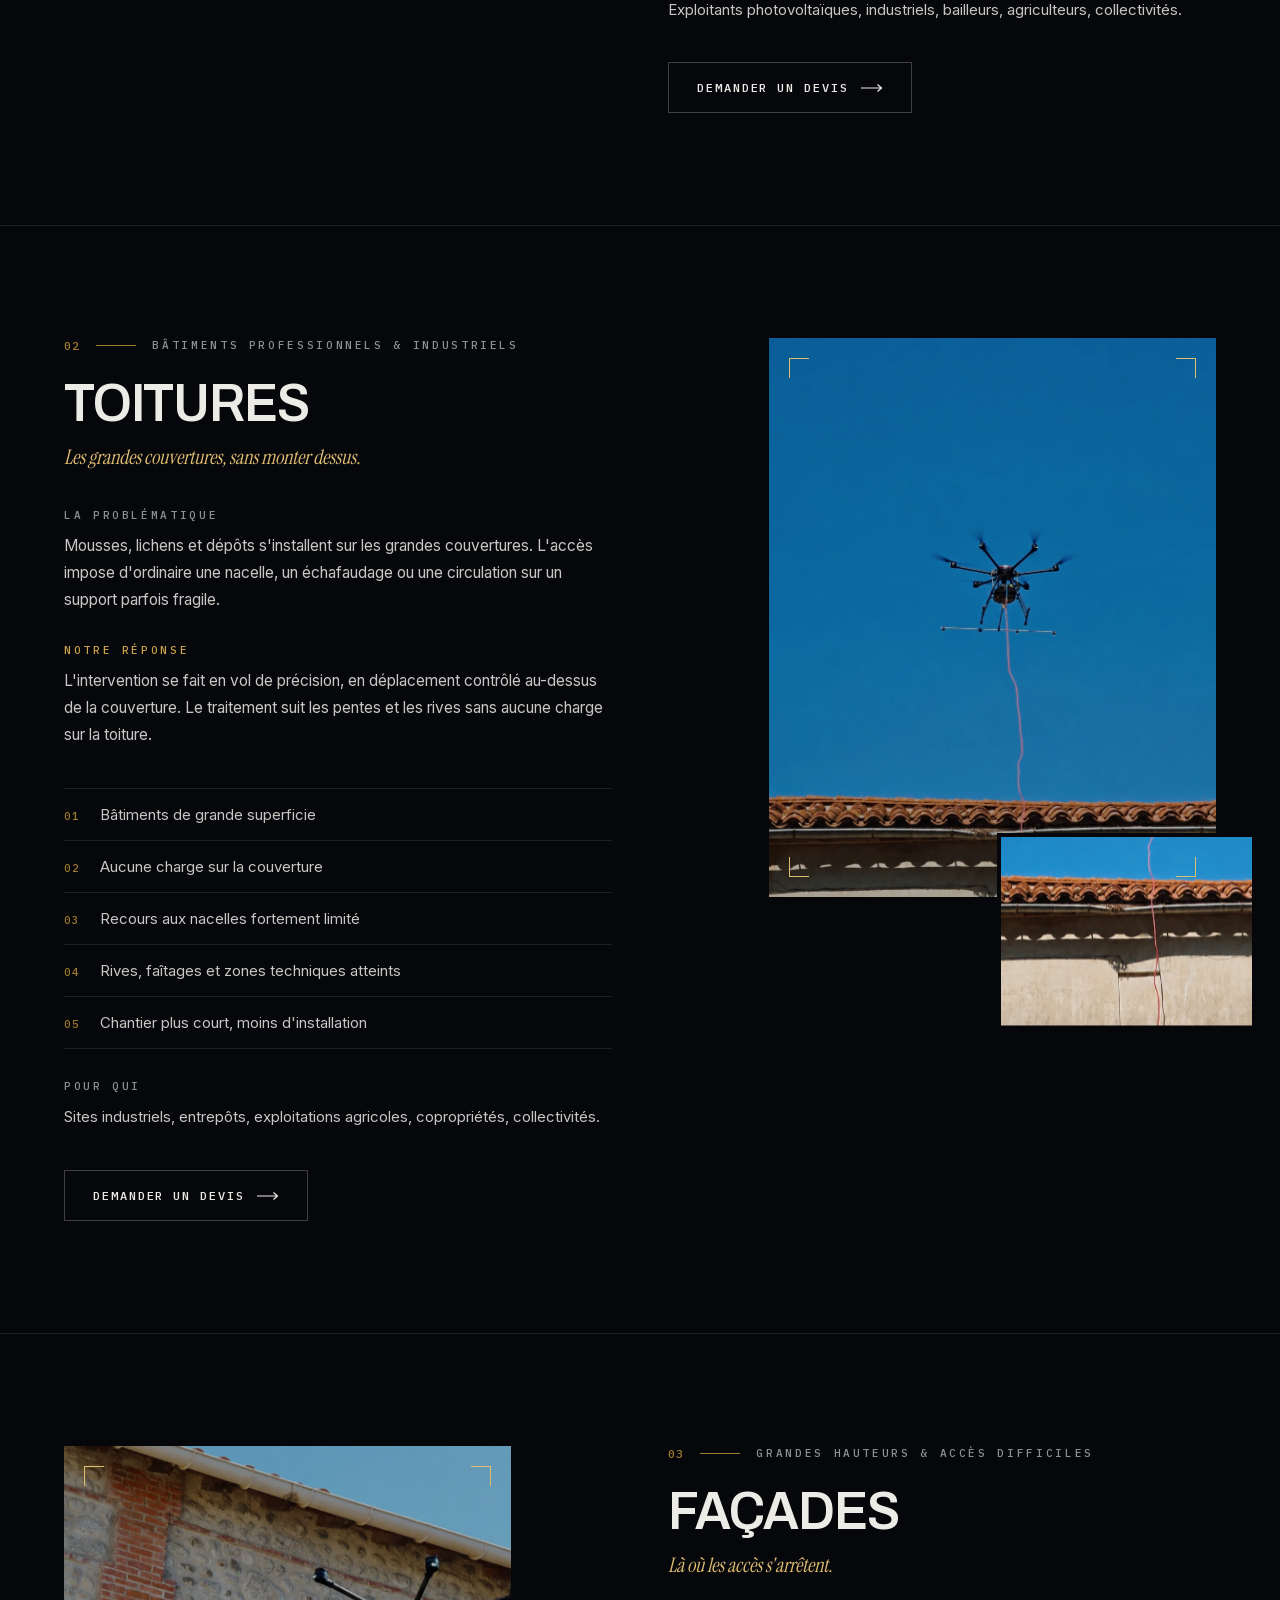
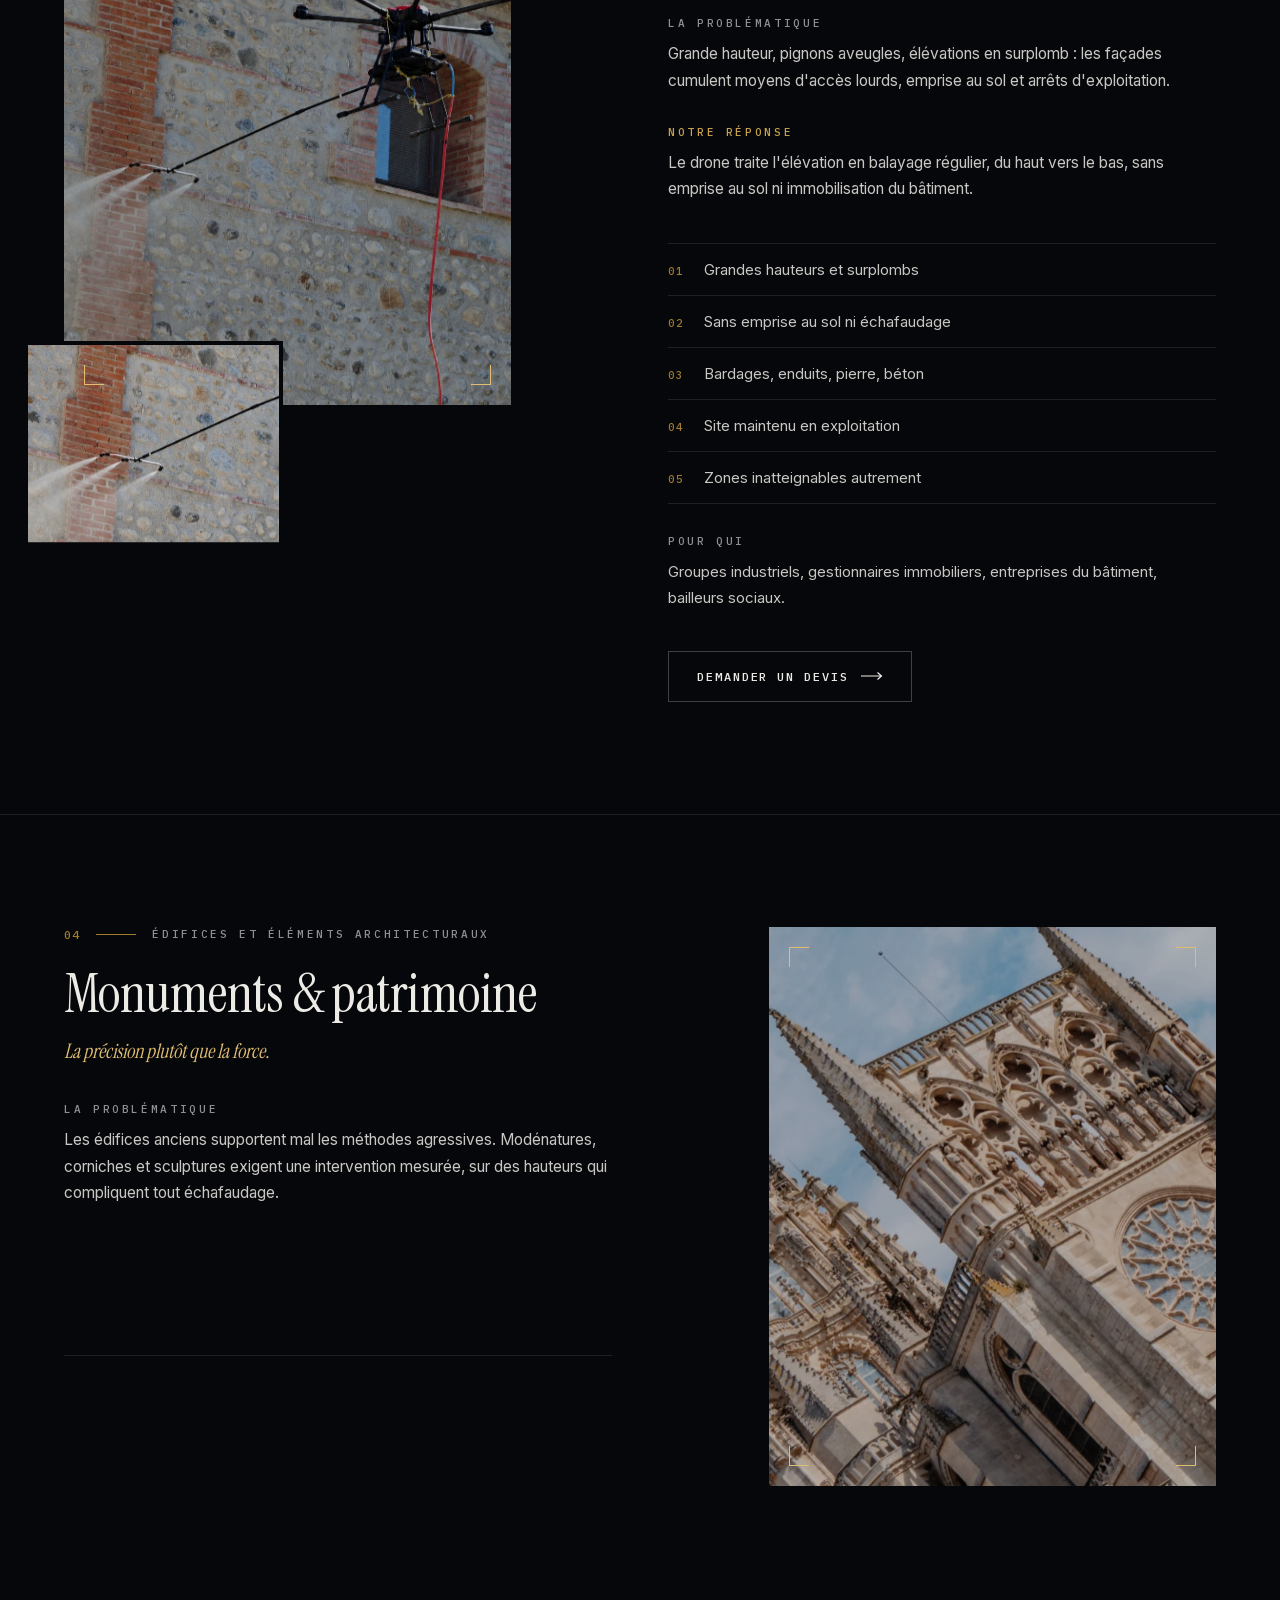
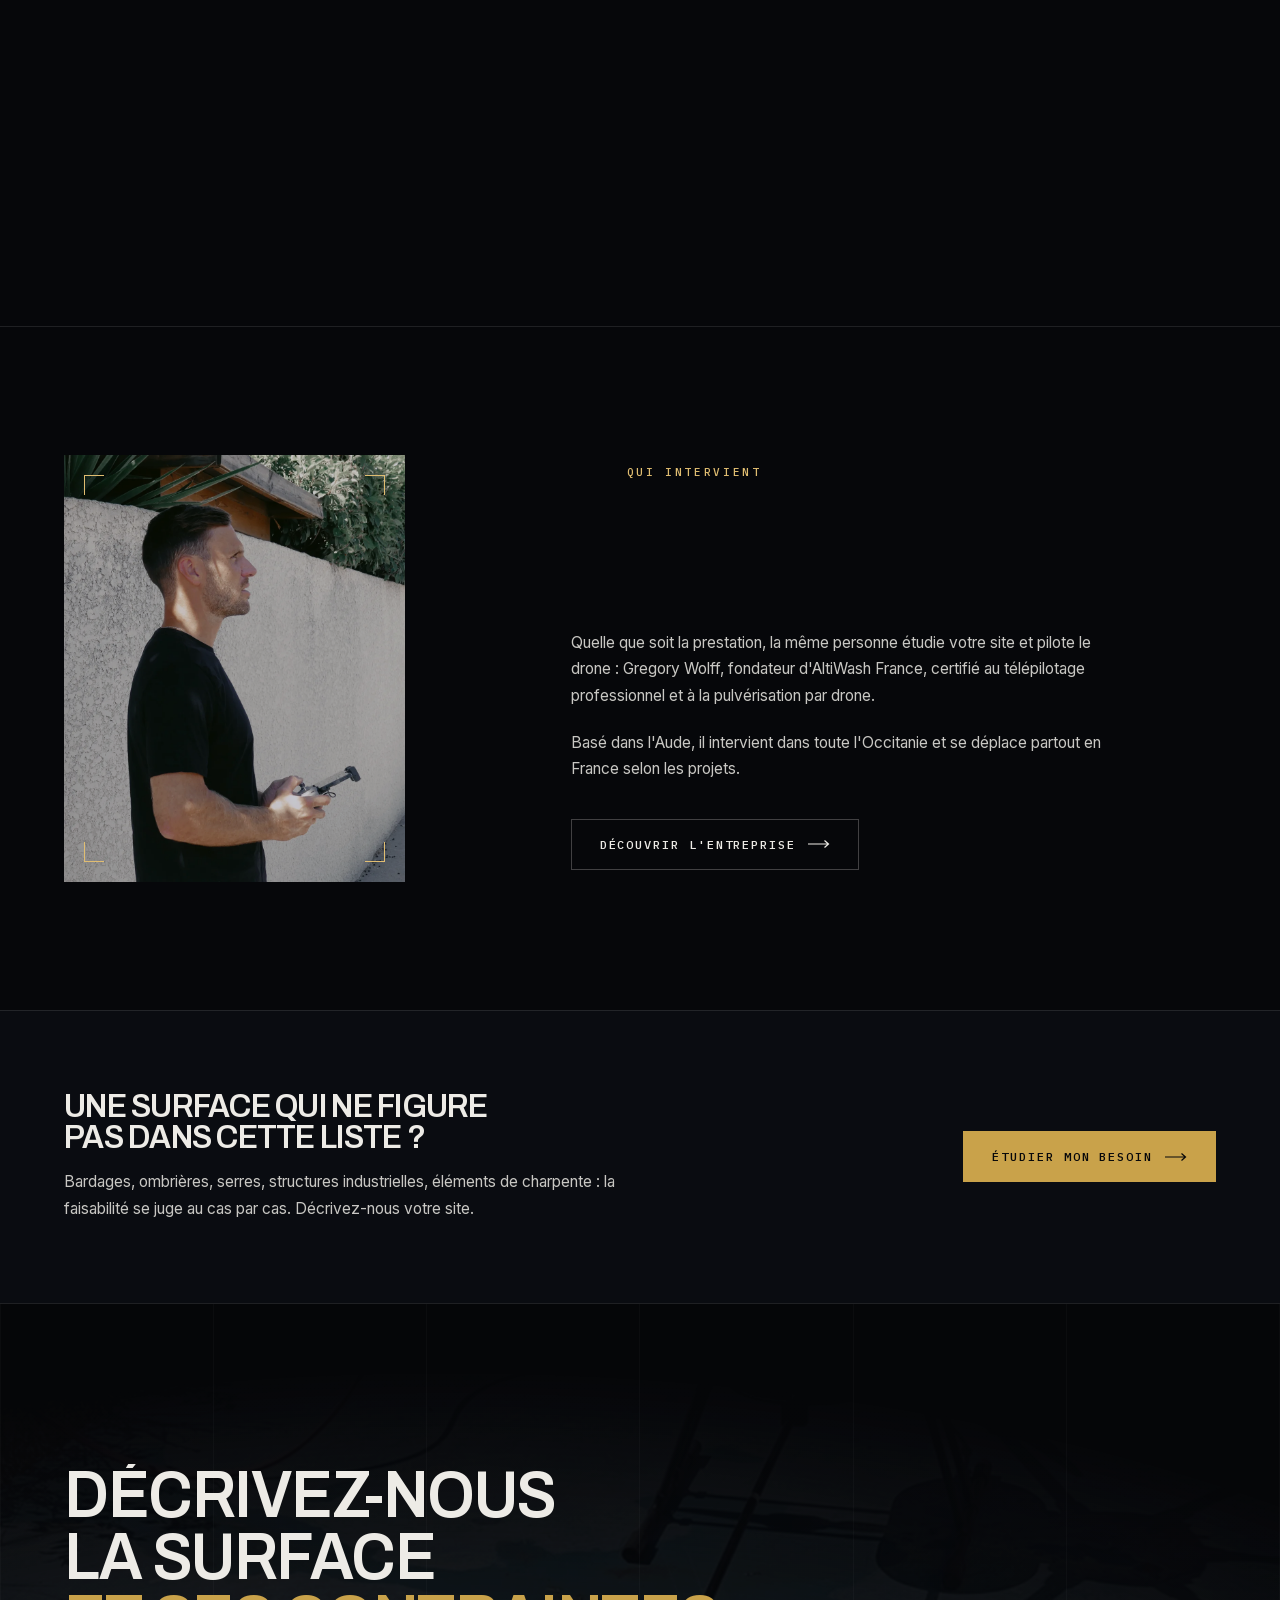
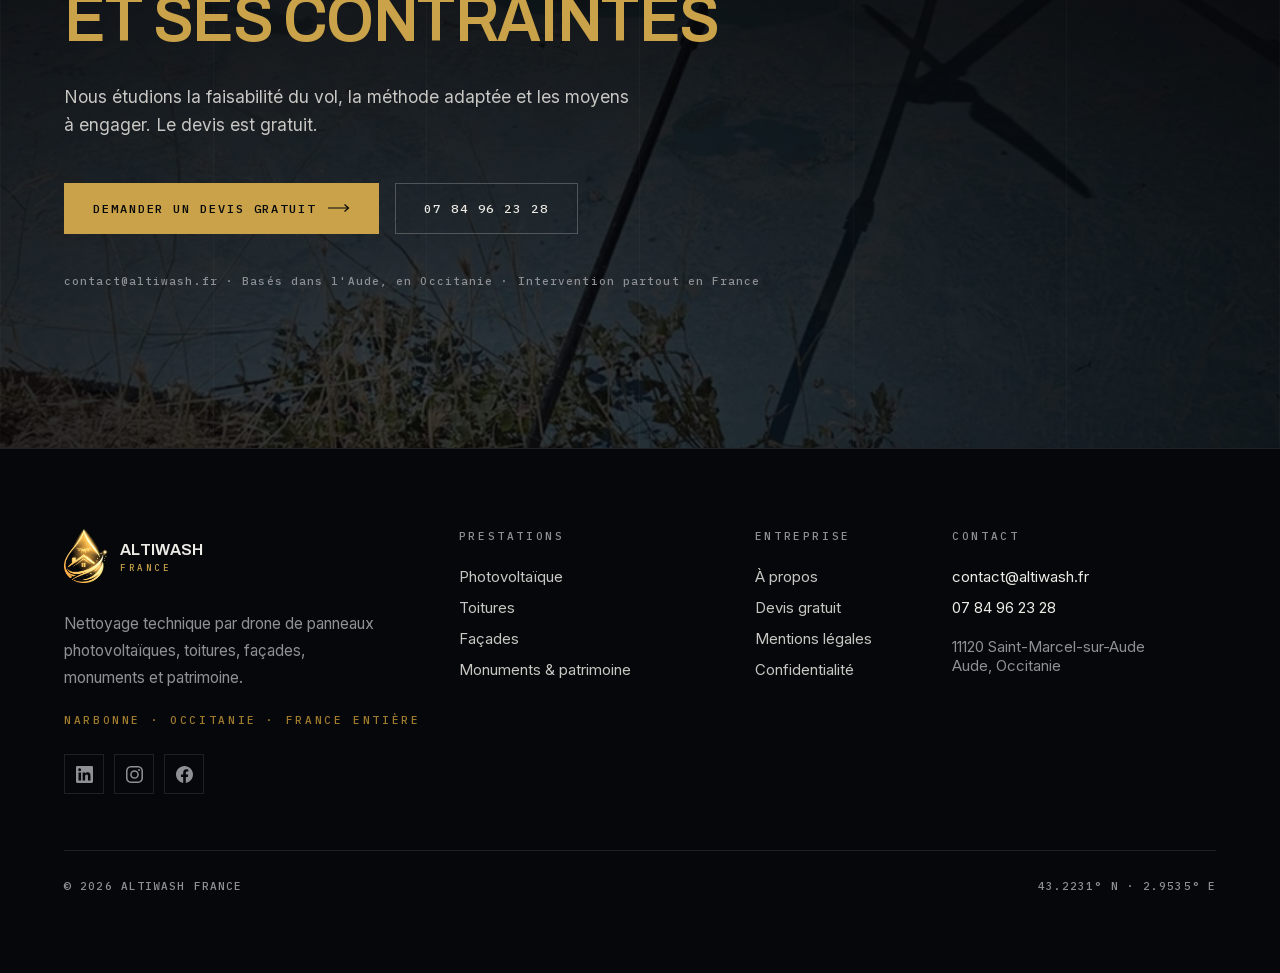
<file: prestations.html>
<!doctype html>
<html lang="fr" class="no-js">
<head>
<meta charset="utf-8">
<meta name="viewport" content="width=device-width, initial-scale=1">
<title>Prestations de nettoyage par drone en Occitanie | AltiWash France</title>
<meta name="description" content="Nettoyage par drone de panneaux photovoltaïques, toitures, façades, monuments et patrimoine en Occitanie. Intervention sans nacelle, sur grandes surfaces, dans toute l'Occitanie et partout en France.">
<meta name="author" content="ALTIWASH FRANCE">
<meta name="theme-color" content="#06070a">
<meta name="robots" content="index, follow, max-image-preview:large">
<link rel="canonical" href="https://altiwash.fr/prestations.html">

<meta property="og:type" content="website">
<meta property="og:locale" content="fr_FR">
<meta property="og:site_name" content="AltiWash France">
<meta property="og:url" content="https://altiwash.fr/prestations.html">
<meta property="og:title" content="Prestations — Nettoyage par drone | AltiWash France">
<meta property="og:description" content="Photovoltaïque, toitures, façades, monuments : quatre domaines d'intervention par drone en Occitanie et partout en France.">
<meta property="og:image" content="https://altiwash.fr/media/og-altiwash.jpg">
<meta property="og:image:width" content="1200">
<meta property="og:image:height" content="630">
<meta name="twitter:card" content="summary_large_image">
<meta name="twitter:title" content="Prestations — Nettoyage par drone | AltiWash France">
<meta name="twitter:description" content="Photovoltaïque, toitures, façades, monuments : quatre domaines d'intervention par drone.">
<meta name="twitter:image" content="https://altiwash.fr/media/og-altiwash.jpg">

<link rel="icon" href="media/favicon-32.png" type="image/png" sizes="32x32">
<link rel="icon" href="media/favicon.png" type="image/png" sizes="512x512">
<link rel="apple-touch-icon" href="media/apple-touch-icon.png">

<link rel="preload" href="fonts/archivo-variable.woff2" as="font" type="font/woff2" crossorigin>
<link rel="preload" href="fonts/inter-variable.woff2" as="font" type="font/woff2" crossorigin>
<link rel="stylesheet" href="css/style.css">

<!-- Ouverture du site. Décidée ici, avant le premier rendu : posée
     plus tard, le contenu apparaîtrait puis serait recouvert.
     Sautée en mouvement réduit et au-delà de la première page vue. -->
<script>
(function () {
  /* Quand rejouer l'ouverture :
       "toujours" — à chaque chargement et rechargement (réglage actuel)
       "arrivee"  — à l'arrivée sur le site et au rechargement, mais pas
                    en passant d'une page du site à une autre
       "session"  — une seule fois par onglet                            */
  var QUAND = "toujours";

  if (matchMedia("(prefers-reduced-motion: reduce)").matches) return;

  if (QUAND === "session") {
    try {
      if (sessionStorage.getItem("altiwash-vu")) return;
      sessionStorage.setItem("altiwash-vu", "1");
    } catch (e) {}          /* navigation privée : on joue quand même */
  } else if (QUAND === "arrivee") {
    var nav = performance.getEntriesByType && performance.getEntriesByType("navigation")[0];
    var rechargement = nav ? nav.type === "reload" : false;
    var interne = document.referrer.lastIndexOf(location.origin, 0) === 0;
    if (interne && !rechargement) return;
  }

  var r = document.documentElement;
  r.classList.add("ouverture-en-cours");
  /* Filet de sécurité : si le script principal ne se charge pas, le
     contenu ne doit pas rester caché derrière un rideau absent. */
  setTimeout(function () { r.classList.remove("ouverture-en-cours"); }, 4000);
})();
</script>
<script type="application/ld+json">
{
  "@context": "https://schema.org",
  "@graph": [
    {
      "@type": "BreadcrumbList",
      "itemListElement": [
        { "@type": "ListItem", "position": 1, "name": "Accueil", "item": "https://altiwash.fr/" },
        { "@type": "ListItem", "position": 2, "name": "Prestations", "item": "https://altiwash.fr/prestations.html" }
      ]
    },
    { "@type": "Service", "name": "Nettoyage photovoltaïque par drone", "serviceType": "Nettoyage par drone", "areaServed": [{ "@type": "AdministrativeArea", "name": "Occitanie" }, { "@type": "Country", "name": "France" }], "provider": { "@id": "https://altiwash.fr/#organisation" }, "url": "https://altiwash.fr/prestations.html#photovoltaique" },
    { "@type": "Service", "name": "Nettoyage de toitures par drone", "serviceType": "Nettoyage par drone", "areaServed": [{ "@type": "AdministrativeArea", "name": "Occitanie" }, { "@type": "Country", "name": "France" }], "provider": { "@id": "https://altiwash.fr/#organisation" }, "url": "https://altiwash.fr/prestations.html#toitures" },
    { "@type": "Service", "name": "Nettoyage de façades par drone", "serviceType": "Nettoyage par drone", "areaServed": [{ "@type": "AdministrativeArea", "name": "Occitanie" }, { "@type": "Country", "name": "France" }], "provider": { "@id": "https://altiwash.fr/#organisation" }, "url": "https://altiwash.fr/prestations.html#facades" },
    { "@type": "Service", "name": "Nettoyage de monuments et patrimoine par drone", "serviceType": "Nettoyage par drone", "areaServed": [{ "@type": "AdministrativeArea", "name": "Occitanie" }, { "@type": "Country", "name": "France" }], "provider": { "@id": "https://altiwash.fr/#organisation" }, "url": "https://altiwash.fr/prestations.html#monuments-patrimoine" }
  ]
}
</script>
</head>

<body>
<a class="skip-link" href="#contenu">Aller au contenu</a>

<!-- ══════════════════ EN-TÊTE ══════════════════ -->
<header class="site-header">
  <div class="shell site-header__inner">
    <a class="logo" href="index.html" aria-label="AltiWash France — retour à l'accueil">
      <img class="logo__marque" src="media/logo-altiwash.png" alt="" width="36" height="45">
      <span class="logo__texte">
        <span class="logo__nom">AltiWash</span>
        <span class="logo__pays">France</span>
      </span>
    </a>

    <nav class="nav" aria-label="Navigation principale">
      <a class="nav__lien" href="index.html">Accueil</a>
      <a class="nav__lien" href="prestations.html" aria-current="page">Prestations</a>
      <a class="nav__lien" href="a-propos.html">À propos</a>
      <a class="nav__lien" href="contact.html">Contact</a>
    </nav>

    <div class="site-header__actions">
      <a class="entete__tel index-tech" href="tel:+33784962328">07 84 96 23 28</a>

      <a class="btn btn--primary btn--compact" href="contact.html">
        <span class="btn__court">Devis</span>
        <span class="btn__long">Demander un devis</span>
      </a>

      <button class="burger" type="button" aria-expanded="false" aria-controls="menu-mobile">
        <span class="sr-only burger__libelle">Ouvrir le menu</span>
        <span class="burger__trait" aria-hidden="true"><span></span><span></span></span>
      </button>
    </div>
  </div>
  <span class="progression" aria-hidden="true"></span>
</header>

<!-- ══════════════════ MENU PLEIN ÉCRAN ══════════════════ -->
<div class="menu-mobile" id="menu-mobile">
  <div class="menu-mobile__fond" aria-hidden="true"></div>
  <nav class="shell menu-mobile__nav" aria-label="Navigation principale">
    <div class="menu-mobile__item">
      <a class="menu-mobile__lien" href="index.html">
        <span class="index-tech t-gold-600">01</span><span class="display">Accueil</span>
      </a>
    </div>
    <div class="menu-mobile__item">
      <a class="menu-mobile__lien" href="prestations.html">
        <span class="index-tech t-gold-600">02</span><span class="display">Prestations</span>
      </a>
    </div>
    <div class="menu-mobile__item">
      <a class="menu-mobile__lien" href="a-propos.html">
        <span class="index-tech t-gold-600">03</span><span class="display">À propos</span>
      </a>
    </div>
    <div class="menu-mobile__item">
      <a class="menu-mobile__lien" href="contact.html">
        <span class="index-tech t-gold-600">04</span><span class="display">Contact</span>
      </a>
    </div>
  </nav>
  <div class="shell menu-mobile__pied">
    <a class="btn btn--primary btn--pleine-largeur" href="contact.html">
      <span class="btn__libelle">Demander un devis</span>
      <svg class="btn__fleche" viewBox="0 0 22 8" fill="none" aria-hidden="true">
        <path d="M0 4h20M16.5 0.5 20.5 4l-4 3.5" stroke="currentColor" stroke-width="1.2"/>
      </svg>
    </a>
    <div class="menu-mobile__coordonnees index-tech">
      <a href="tel:+33784962328">07 84 96 23 28</a>
      <a href="mailto:contact@altiwash.fr">contact@altiwash.fr</a>
    </div>
  </div>
</div>

<main id="contenu">

<!-- ══════════════════ EN-TÊTE DE PAGE ══════════════════ -->
<section class="page-hero">
  <div class="page-hero__fond" aria-hidden="true">
    <div class="hairlines"><span></span><span></span><span></span><span></span><span></span><span></span><span></span></div>
    <div class="halo page-hero__halo"></div>
  </div>

  <div class="page-hero__photo cadre">
    <span class="parallaxe" data-parallaxe="18"><img class="photo-grade" src="media/hero-prestations-greg.webp" alt="Gregory Wolff repère une toiture équipée de panneaux photovoltaïques avant un nettoyage par drone" style="object-position:60% 38%" fetchpriority="high" width="1200" height="1600"></span>
    <span class="cadre__voile cadre__voile--teinte" aria-hidden="true"></span>
    <span class="cadre__voile cadre__voile--degrade" aria-hidden="true"></span>
    <span class="cadre__voile cadre__voile--bas" aria-hidden="true"></span>
  </div>

  <div class="shell page-hero__contenu">
    <div class="page-hero__bloc">
      <div class="page-hero__surtitre">
        <span class="index-tech t-gold-600">01</span>
        <span class="page-hero__surtitre-filet" aria-hidden="true"></span>
        <span class="label-tech t-gold-400">Prestations</span>
      </div>

      <h1 class="display page-hero__titre lignes">
        <span><span>Quatre surfaces,</span></span>
        <span><span class="ligne-accent">une même</span></span>
        <span><span>méthode</span></span>
      </h1>

      <p class="lede page-hero__lede">
        Panneaux photovoltaïques, toitures, façades, monuments : le drone déplace le point
        d'accès. L'opérateur reste au sol, la surface est traitée depuis les airs.
      </p>

      <nav class="page-hero__sommaire" aria-label="Sommaire des prestations">
        <a class="lien-souligne label-tech" href="#photovoltaique">01 — Photovoltaïque</a>
        <a class="lien-souligne label-tech" href="#toitures">02 — Toitures</a>
        <a class="lien-souligne label-tech" href="#facades">03 — Façades</a>
        <a class="lien-souligne label-tech" href="#monuments-patrimoine">04 — Monuments &amp; patrimoine</a>
      </nav>
    </div>
  </div>
</section>

<!-- ══════════════════ LES QUATRE PRESTATIONS ══════════════════ -->

<article class="prestation" id="photovoltaique">
  <div class="shell">
    <div class="prestation__grille">

      <!-- Colonne photographique -->
      <div class="prestation__media">
        <div class="prestation__colle">
          <div class="volet prestation__photo cadre">
            <span class="parallaxe" data-parallaxe="26"><img class="photo-grade" src="media/centrale-photovoltaique.webp" alt="Grande centrale photovoltaïque en toiture industrielle, surface type d'un nettoyage par drone" loading="lazy" width="1200" height="1500"></span>
            <span class="cadre__voile cadre__voile--teinte" aria-hidden="true"></span>
            <span class="reticule reticule--marge" aria-hidden="true"><span></span><span></span><span></span><span></span></span>
          </div>
        </div>
      </div>

      <!-- Colonne éditoriale -->
      <div class="prestation__texte">
        <div class="prestation__surtitre">
          <span class="index-tech t-gold-600">01</span>
          <span class="prestation__surtitre-filet" aria-hidden="true"></span>
          <span class="label-tech t-dim">Panneaux &amp; centrales solaires</span>
        </div>

        <h2 class="display prestation__titre lignes"><span><span>Photovoltaïque</span></span></h2>

        <p class="prestation__accroche reveal">Notre expertise principale.</p>

        <div class="prestation__analyse">
          <div class="reveal">
            <h3 class="label-tech t-dim">La problématique</h3>
            <p class="body-text">Poussières, pollens, dépôts calcaires : une installation s'encrasse en continu. Sur les grandes toitures et les centrales, l'entretien bute sur l'accès, la fragilité des modules et la sécurité des intervenants.</p>
          </div>
          <div class="reveal">
            <h3 class="label-tech t-gold">Notre réponse</h3>
            <p class="body-text">Le drone traite les modules depuis les airs, sans circulation sur la couverture ni charge sur la structure. La pulvérisation est dosée et dirigée, rangée par rangée.</p>
          </div>
        </div>

        <ul class="liste-points reveal-groupe">
              <li><span class="index-tech liste-points__num">01</span><span class="liste-points__texte">Grandes surfaces traitées en continu</span></li>
              <li><span class="index-tech liste-points__num">02</span><span class="liste-points__texte">Accès simplifié aux toitures et centrales</span></li>
              <li><span class="index-tech liste-points__num">03</span><span class="liste-points__texte">Aucune circulation sur les modules</span></li>
              <li><span class="index-tech liste-points__num">04</span><span class="liste-points__texte">Pulvérisation dosée et dirigée</span></li>
              <li><span class="index-tech liste-points__num">05</span><span class="liste-points__texte">Intervention sans détérioration du support</span></li>
        </ul>

        <div class="prestation__clients reveal">
          <h3 class="label-tech t-dim">Pour qui</h3>
          <p class="body-text">Exploitants photovoltaïques, industriels, bailleurs, agriculteurs, collectivités.</p>
        </div>

        <div class="reveal" style="margin-top:2.5rem">
          <a class="btn btn--ghost" href="contact.html?prestation=photovoltaique">
            <span class="btn__libelle">Demander un devis</span>
            <svg class="btn__fleche" viewBox="0 0 22 8" fill="none" aria-hidden="true">
            <path d="M0 4h20M16.5 0.5 20.5 4l-4 3.5" stroke="currentColor" stroke-width="1.2"/>
          </svg>
          </a>
        </div>
      </div>

    </div>
  </div>
</article>

<article class="prestation prestation--inverse" id="toitures">
  <div class="shell">
    <div class="prestation__grille">

      <!-- Colonne photographique -->
      <div class="prestation__media">
        <div class="prestation__colle">
          <div class="volet prestation__photo cadre">
            <span class="parallaxe" data-parallaxe="26"><img class="photo-grade" src="media/drone-toiture.webp" alt="Drone hexacoptère AltiWash en vol au-dessus d'une toiture en tuiles, ciel dégagé" loading="lazy" width="900" height="1125"></span>
            <span class="cadre__voile cadre__voile--teinte" aria-hidden="true"></span>
            <span class="reticule reticule--marge" aria-hidden="true"><span></span><span></span><span></span><span></span></span>
          </div>

            <!-- Second cadrage en débord : la matière plutôt que la scène. -->
            <div class="volet prestation__photo-detail cadre reveal">
              <span class="parallaxe" data-parallaxe="26"><img class="photo-grade" src="media/toiture-detail.webp" alt="Détail d'une rive de toiture en tuiles canal et de son chéneau" loading="lazy" width="700" height="560"></span>
            </div>
        </div>
      </div>

      <!-- Colonne éditoriale -->
      <div class="prestation__texte">
        <div class="prestation__surtitre">
          <span class="index-tech t-gold-600">02</span>
          <span class="prestation__surtitre-filet" aria-hidden="true"></span>
          <span class="label-tech t-dim">Bâtiments professionnels &amp; industriels</span>
        </div>

        <h2 class="display prestation__titre lignes"><span><span>Toitures</span></span></h2>

        <p class="prestation__accroche reveal">Les grandes couvertures, sans monter dessus.</p>

        <div class="prestation__analyse">
          <div class="reveal">
            <h3 class="label-tech t-dim">La problématique</h3>
            <p class="body-text">Mousses, lichens et dépôts s'installent sur les grandes couvertures. L'accès impose d'ordinaire une nacelle, un échafaudage ou une circulation sur un support parfois fragile.</p>
          </div>
          <div class="reveal">
            <h3 class="label-tech t-gold">Notre réponse</h3>
            <p class="body-text">L'intervention se fait en vol de précision, en déplacement contrôlé au-dessus de la couverture. Le traitement suit les pentes et les rives sans aucune charge sur la toiture.</p>
          </div>
        </div>

        <ul class="liste-points reveal-groupe">
              <li><span class="index-tech liste-points__num">01</span><span class="liste-points__texte">Bâtiments de grande superficie</span></li>
              <li><span class="index-tech liste-points__num">02</span><span class="liste-points__texte">Aucune charge sur la couverture</span></li>
              <li><span class="index-tech liste-points__num">03</span><span class="liste-points__texte">Recours aux nacelles fortement limité</span></li>
              <li><span class="index-tech liste-points__num">04</span><span class="liste-points__texte">Rives, faîtages et zones techniques atteints</span></li>
              <li><span class="index-tech liste-points__num">05</span><span class="liste-points__texte">Chantier plus court, moins d'installation</span></li>
        </ul>

        <div class="prestation__clients reveal">
          <h3 class="label-tech t-dim">Pour qui</h3>
          <p class="body-text">Sites industriels, entrepôts, exploitations agricoles, copropriétés, collectivités.</p>
        </div>

        <div class="reveal" style="margin-top:2.5rem">
          <a class="btn btn--ghost" href="contact.html?prestation=toitures">
            <span class="btn__libelle">Demander un devis</span>
            <svg class="btn__fleche" viewBox="0 0 22 8" fill="none" aria-hidden="true">
            <path d="M0 4h20M16.5 0.5 20.5 4l-4 3.5" stroke="currentColor" stroke-width="1.2"/>
          </svg>
          </a>
        </div>
      </div>

    </div>
  </div>
</article>

<article class="prestation" id="facades">
  <div class="shell">
    <div class="prestation__grille">

      <!-- Colonne photographique -->
      <div class="prestation__media">
        <div class="prestation__colle">
          <div class="volet prestation__photo cadre">
            <span class="parallaxe" data-parallaxe="26"><img class="photo-grade" src="media/drone-facade.webp" alt="Drone AltiWash pulvérisant la façade en pierre et brique d'un bâtiment en hauteur" loading="lazy" width="900" height="1125"></span>
            <span class="cadre__voile cadre__voile--teinte" aria-hidden="true"></span>
            <span class="reticule reticule--marge" aria-hidden="true"><span></span><span></span><span></span><span></span></span>
          </div>

            <!-- Second cadrage en débord : la matière plutôt que la scène. -->
            <div class="volet prestation__photo-detail cadre reveal">
              <span class="parallaxe" data-parallaxe="26"><img class="photo-grade" src="media/facade-detail.webp" alt="Rampe de pulvérisation du drone en action sur un mur en galets et chaînage de brique" loading="lazy" width="700" height="560"></span>
            </div>
        </div>
      </div>

      <!-- Colonne éditoriale -->
      <div class="prestation__texte">
        <div class="prestation__surtitre">
          <span class="index-tech t-gold-600">03</span>
          <span class="prestation__surtitre-filet" aria-hidden="true"></span>
          <span class="label-tech t-dim">Grandes hauteurs &amp; accès difficiles</span>
        </div>

        <h2 class="display prestation__titre lignes"><span><span>Façades</span></span></h2>

        <p class="prestation__accroche reveal">Là où les accès s'arrêtent.</p>

        <div class="prestation__analyse">
          <div class="reveal">
            <h3 class="label-tech t-dim">La problématique</h3>
            <p class="body-text">Grande hauteur, pignons aveugles, élévations en surplomb : les façades cumulent moyens d'accès lourds, emprise au sol et arrêts d'exploitation.</p>
          </div>
          <div class="reveal">
            <h3 class="label-tech t-gold">Notre réponse</h3>
            <p class="body-text">Le drone traite l'élévation en balayage régulier, du haut vers le bas, sans emprise au sol ni immobilisation du bâtiment.</p>
          </div>
        </div>

        <ul class="liste-points reveal-groupe">
              <li><span class="index-tech liste-points__num">01</span><span class="liste-points__texte">Grandes hauteurs et surplombs</span></li>
              <li><span class="index-tech liste-points__num">02</span><span class="liste-points__texte">Sans emprise au sol ni échafaudage</span></li>
              <li><span class="index-tech liste-points__num">03</span><span class="liste-points__texte">Bardages, enduits, pierre, béton</span></li>
              <li><span class="index-tech liste-points__num">04</span><span class="liste-points__texte">Site maintenu en exploitation</span></li>
              <li><span class="index-tech liste-points__num">05</span><span class="liste-points__texte">Zones inatteignables autrement</span></li>
        </ul>

        <div class="prestation__clients reveal">
          <h3 class="label-tech t-dim">Pour qui</h3>
          <p class="body-text">Groupes industriels, gestionnaires immobiliers, entreprises du bâtiment, bailleurs sociaux.</p>
        </div>

        <div class="reveal" style="margin-top:2.5rem">
          <a class="btn btn--ghost" href="contact.html?prestation=facades">
            <span class="btn__libelle">Demander un devis</span>
            <svg class="btn__fleche" viewBox="0 0 22 8" fill="none" aria-hidden="true">
            <path d="M0 4h20M16.5 0.5 20.5 4l-4 3.5" stroke="currentColor" stroke-width="1.2"/>
          </svg>
          </a>
        </div>
      </div>

    </div>
  </div>
</article>

<article class="prestation prestation--inverse" id="monuments-patrimoine">
  <div class="shell">
    <div class="prestation__grille">

      <!-- Colonne photographique -->
      <div class="prestation__media">
        <div class="prestation__colle">
          <div class="volet prestation__photo cadre">
            <span class="parallaxe" data-parallaxe="26"><img class="photo-grade" src="media/patrimoine.webp" alt="Façade d'un édifice patrimonial en pierre de taille vue en contre-plongée" loading="lazy" width="900" height="1125"></span>
            <span class="cadre__voile cadre__voile--teinte" aria-hidden="true"></span>
            <span class="reticule reticule--marge" aria-hidden="true"><span></span><span></span><span></span><span></span></span>
          </div>

            <!-- Second cadrage en débord : la matière plutôt que la scène. -->
            <div class="volet prestation__photo-detail cadre reveal">
              <span class="parallaxe" data-parallaxe="26"><img class="photo-grade" src="media/patrimoine-detail.webp" alt="Rosace et modénatures d'un édifice patrimonial, traitées sans échafaudage" loading="lazy" width="700" height="560"></span>
            </div>
        </div>
      </div>

      <!-- Colonne éditoriale -->
      <div class="prestation__texte">
        <div class="prestation__surtitre">
          <span class="index-tech t-gold-600">04</span>
          <span class="prestation__surtitre-filet" aria-hidden="true"></span>
          <span class="label-tech t-dim">Édifices et éléments architecturaux</span>
        </div>

        <h2 class="prestation__titre prestation__titre--serif lignes"><span><span>Monuments &amp; patrimoine</span></span></h2>

        <p class="prestation__accroche reveal">La précision plutôt que la force.</p>

        <div class="prestation__analyse">
          <div class="reveal">
            <h3 class="label-tech t-dim">La problématique</h3>
            <p class="body-text">Les édifices anciens supportent mal les méthodes agressives. Modénatures, corniches et sculptures exigent une intervention mesurée, sur des hauteurs qui compliquent tout échafaudage.</p>
          </div>
          <div class="reveal">
            <h3 class="label-tech t-gold">Notre réponse</h3>
            <p class="body-text">Le drone approche les parties hautes progressivement. Distance, pression et dosage s'adaptent au parement, sans contact mécanique avec la matière.</p>
          </div>
        </div>

        <ul class="liste-points reveal-groupe">
              <li><span class="index-tech liste-points__num">01</span><span class="liste-points__texte">Approche contrôlée des parties hautes</span></li>
              <li><span class="index-tech liste-points__num">02</span><span class="liste-points__texte">Sans contact mécanique avec le parement</span></li>
              <li><span class="index-tech liste-points__num">03</span><span class="liste-points__texte">Distance et dosage adaptés au support</span></li>
              <li><span class="index-tech liste-points__num">04</span><span class="liste-points__texte">Modénatures et éléments sculptés</span></li>
              <li><span class="index-tech liste-points__num">05</span><span class="liste-points__texte">Échafaudage évité sur les hauteurs</span></li>
        </ul>

        <div class="prestation__clients reveal">
          <h3 class="label-tech t-dim">Pour qui</h3>
          <p class="body-text">Collectivités, établissements publics, gestionnaires de patrimoine, architectes, propriétaires d'édifices.</p>
        </div>

        <div class="reveal" style="margin-top:2.5rem">
          <a class="btn btn--ghost" href="contact.html?prestation=monuments-patrimoine">
            <span class="btn__libelle">Demander un devis</span>
            <svg class="btn__fleche" viewBox="0 0 22 8" fill="none" aria-hidden="true">
            <path d="M0 4h20M16.5 0.5 20.5 4l-4 3.5" stroke="currentColor" stroke-width="1.2"/>
          </svg>
          </a>
        </div>
      </div>

    </div>
  </div>
</article>

<!-- ══════════════════ LE TÉLÉPILOTE ══════════════════ -->
<section class="section" aria-labelledby="telepilote-titre">
  <div class="shell">
    <div class="telepilote__grille">
      <div class="telepilote__photo-col">
        <div class="volet telepilote__photo cadre cadre--portrait">
          <img class="photo-portrait" src="media/telepilote-drone-occitanie.webp" alt="Gregory Wolff, télépilote AltiWash France, en intervention de nettoyage par drone en Occitanie" loading="lazy" width="1000" height="1250">
          <span class="cadre__voile cadre__voile--teinte" aria-hidden="true"></span>
          <span class="reticule reticule--marge" aria-hidden="true"><span></span><span></span><span></span><span></span></span>
        </div>
      </div>

      <div class="telepilote__texte">
        <div class="repere">
          <span class="repere__filet" aria-hidden="true"></span>
          <span class="label-tech t-gold-400">Qui intervient</span>
        </div>

        <h2 class="display lignes" id="telepilote-titre" style="margin-top:2rem;font-size:clamp(1.9rem,4vw,3.05rem);color:var(--paper)">
          <span><span>Un télépilote certifié,</span></span>
          <span><span class="t-dim">du devis au dernier vol</span></span>
        </h2>

        <p class="body-text reveal" style="margin-top:1.75rem;max-width:34rem">
          Quelle que soit la prestation, la même personne étudie votre site et pilote le
          drone : Gregory Wolff, fondateur d'AltiWash France, certifié au télépilotage
          professionnel et à la pulvérisation par drone.
        </p>

        <p class="body-text reveal" style="margin-top:1.25rem;max-width:34rem">
          Basé dans l'Aude, il intervient dans toute l'Occitanie et se déplace partout en
          France selon les projets.
        </p>

        <div class="reveal" style="margin-top:2.25rem">
          <a class="btn btn--ghost" href="a-propos.html">
            <span class="btn__libelle">Découvrir l'entreprise</span>
            <svg class="btn__fleche" viewBox="0 0 22 8" fill="none" aria-hidden="true">
              <path d="M0 4h20M16.5 0.5 20.5 4l-4 3.5" stroke="currentColor" stroke-width="1.2"/>
            </svg>
          </a>
        </div>
      </div>
    </div>
  </div>
</section>

<!-- ══════════════════ HORS CATALOGUE ══════════════════ -->
<section class="section section--alt" style="padding-block:5rem">
  <div class="shell hors-catalogue">
    <div class="hors-catalogue__texte">
      <h2 class="display hors-catalogue__titre">Une surface qui ne figure pas dans cette liste ?</h2>
      <p class="body-text" style="margin-top:1rem">
        Bardages, ombrières, serres, structures industrielles, éléments de charpente :
        la faisabilité se juge au cas par cas. Décrivez-nous votre site.
      </p>
    </div>
    <a class="btn btn--primary" href="contact.html">
      <span class="btn__libelle">Étudier mon besoin</span>
      <svg class="btn__fleche" viewBox="0 0 22 8" fill="none" aria-hidden="true">
            <path d="M0 4h20M16.5 0.5 20.5 4l-4 3.5" stroke="currentColor" stroke-width="1.2"/>
          </svg>
    </a>
  </div>
</section>

<!-- ══════════════════ BANDEAU DE CONVERSION ══════════════════ -->
<section class="cta-final" aria-labelledby="cta-final-titre">
  <div class="cta-final__fond" aria-hidden="true">
    <div class="cadre">
      <span class="parallaxe" data-parallaxe="46"><img class="photo-grade-deep" src="media/bandeau-terrain.webp" alt="" loading="lazy" width="1600" height="1000"></span>
    </div>
    <div class="cta-final__assombri"></div>
    <div class="cta-final__vignettage"></div>
    <div class="cta-final__teinte"></div>
    <div class="hairlines" style="opacity:.5"><span></span><span></span><span></span><span></span><span></span><span></span><span></span></div>
  </div>

  <div class="shell">
    <div class="cta-final__bloc">
      <h2 class="display cta-final__titre lignes" id="cta-final-titre">
        <span><span>Décrivez-nous</span></span>
        <span><span>la surface</span></span>
        <span><span class="ligne-accent">et ses contraintes</span></span>
      </h2>

      <p class="lede reveal" style="margin-top:2rem;max-width:36rem">
        Nous étudions la faisabilité du vol, la méthode adaptée et les moyens à engager.
        Le devis est gratuit.
      </p>

      <div class="cta-final__actions reveal">
        <a class="btn btn--primary" href="contact.html">
          <span class="btn__libelle">Demander un devis gratuit</span>
          <svg class="btn__fleche" viewBox="0 0 22 8" fill="none" aria-hidden="true">
            <path d="M0 4h20M16.5 0.5 20.5 4l-4 3.5" stroke="currentColor" stroke-width="1.2"/>
          </svg>
        </a>
        <a class="btn btn--ghost" href="tel:+33784962328">
          <span class="btn__libelle">07 84 96 23 28</span>
        </a>
      </div>

      <p class="index-tech reveal" style="margin-top:2.5rem;font-size:.6875rem;color:var(--paper-dim)">
        contact@altiwash.fr · Basés dans l'Aude, en Occitanie · Intervention partout en France
      </p>
    </div>
  </div>
</section>

</main>

<!-- ══════════════════ PIED DE PAGE ══════════════════ -->
<footer class="site-footer">
  <div class="shell">
    <div class="site-footer__grille">
      <div class="site-footer__marque">
        <span class="logo">
          <img class="logo__marque" src="media/logo-altiwash.png" alt="" width="44" height="55">
          <span class="logo__texte">
            <span class="logo__nom">AltiWash</span>
            <span class="logo__pays">France</span>
          </span>
        </span>
        <p class="body-text t-dim" style="margin-top:1.5rem;max-width:20rem">
          Nettoyage technique par drone de panneaux photovoltaïques, toitures, façades,
          monuments et patrimoine.
        </p>
        <p class="label-tech t-gold-600" style="margin-top:1.5rem">Narbonne · Occitanie · France entière</p>

        <!-- Réseaux sociaux. Icônes intégrées au HTML : aucun appel
             à un service extérieur, donc aucun traçage du visiteur. -->
        <nav class="reseaux" aria-label="AltiWash France sur les réseaux sociaux">
          <a class="reseaux__lien" href="https://www.linkedin.com/company/altiwash-france/"
             target="_blank" rel="noopener noreferrer">
            <span class="sr-only">AltiWash France sur LinkedIn (nouvelle fenêtre)</span>
            <svg viewBox="0 0 24 24" width="17" height="17" fill="currentColor" aria-hidden="true">
              <path d="M20.45 20.45h-3.56v-5.57c0-1.33-.02-3.04-1.85-3.04-1.85 0-2.14 1.45-2.14 2.94v5.67H9.35V9h3.41v1.56h.05a3.74 3.74 0 0 1 3.37-1.85c3.6 0 4.27 2.37 4.27 5.46v6.28zM5.34 7.43a2.07 2.07 0 1 1 0-4.13 2.07 2.07 0 0 1 0 4.13zm1.78 13.02H3.55V9h3.57v11.45zM22.22 0H1.77C.79 0 0 .77 0 1.72v20.56C0 23.23.79 24 1.77 24h20.45c.98 0 1.78-.77 1.78-1.72V1.72C24 .77 23.2 0 22.22 0z"/>
            </svg>
          </a>

          <a class="reseaux__lien" href="https://www.instagram.com/altiwash"
             target="_blank" rel="noopener noreferrer">
            <span class="sr-only">AltiWash France sur Instagram (nouvelle fenêtre)</span>
            <svg viewBox="0 0 24 24" width="17" height="17" fill="currentColor" aria-hidden="true">
              <path d="M12 2.16c3.2 0 3.58.01 4.85.07 1.17.05 1.8.25 2.23.41.56.22.96.48 1.38.9.42.42.68.82.9 1.38.16.42.36 1.06.41 2.23.06 1.27.07 1.65.07 4.85s-.01 3.58-.07 4.85c-.05 1.17-.25 1.8-.41 2.23-.22.56-.48.96-.9 1.38-.42.42-.82.68-1.38.9-.42.16-1.06.36-2.23.41-1.27.06-1.65.07-4.85.07s-3.58-.01-4.85-.07c-1.17-.05-1.8-.25-2.23-.41-.56-.22-.96-.48-1.38-.9-.42-.42-.68-.82-.9-1.38-.16-.42-.36-1.06-.41-2.23C2.17 15.58 2.16 15.2 2.16 12s.01-3.58.07-4.85c.05-1.17.25-1.8.41-2.23.22-.56.48-.96.9-1.38.42-.42.82-.68 1.38-.9.42-.16 1.06-.36 2.23-.41C8.42 2.17 8.8 2.16 12 2.16zM12 0C8.74 0 8.33.01 7.05.07 5.78.13 4.9.33 4.14.63a5.9 5.9 0 0 0-2.13 1.38A5.9 5.9 0 0 0 .63 4.14C.33 4.9.13 5.78.07 7.05.01 8.33 0 8.74 0 12s.01 3.67.07 4.95c.06 1.27.26 2.15.56 2.91.31.79.72 1.46 1.38 2.13a5.9 5.9 0 0 0 2.13 1.38c.76.3 1.64.5 2.91.56C8.33 23.99 8.74 24 12 24s3.67-.01 4.95-.07c1.27-.06 2.15-.26 2.91-.56a5.9 5.9 0 0 0 2.13-1.38 5.9 5.9 0 0 0 1.38-2.13c.3-.76.5-1.64.56-2.91.06-1.28.07-1.69.07-4.95s-.01-3.67-.07-4.95c-.06-1.27-.26-2.15-.56-2.91a5.9 5.9 0 0 0-1.38-2.13A5.9 5.9 0 0 0 19.86.63c-.76-.3-1.64-.5-2.91-.56C15.67.01 15.26 0 12 0zm0 5.84a6.16 6.16 0 1 0 0 12.32 6.16 6.16 0 0 0 0-12.32zm0 10.16a4 4 0 1 1 0-8 4 4 0 0 1 0 8zm7.85-10.4a1.44 1.44 0 1 1-2.88 0 1.44 1.44 0 0 1 2.88 0z"/>
            </svg>
          </a>

          <a class="reseaux__lien" href="https://www.facebook.com/profile.php?id=61592875481585"
             target="_blank" rel="noopener noreferrer">
            <span class="sr-only">AltiWash France sur Facebook (nouvelle fenêtre)</span>
            <svg viewBox="0 0 24 24" width="17" height="17" fill="currentColor" aria-hidden="true">
              <path d="M24 12.07C24 5.4 18.63 0 12 0S0 5.4 0 12.07C0 18.1 4.39 23.09 10.13 24v-8.44H7.08v-3.49h3.05V9.41c0-3.02 1.79-4.69 4.53-4.69 1.31 0 2.68.24 2.68.24v2.97h-1.51c-1.49 0-1.96.93-1.96 1.89v2.25h3.33l-.53 3.49h-2.8V24C19.61 23.09 24 18.1 24 12.07z"/>
            </svg>
          </a>
        </nav>
      </div>

      <nav class="site-footer__col-prestations" aria-label="Prestations">
        <h2 class="site-footer__titre">Prestations</h2>
        <ul class="site-footer__liste">
          <li><a class="lien-souligne" href="prestations.html#photovoltaique">Photovoltaïque</a></li>
          <li><a class="lien-souligne" href="prestations.html#toitures">Toitures</a></li>
          <li><a class="lien-souligne" href="prestations.html#facades">Façades</a></li>
          <li><a class="lien-souligne" href="prestations.html#monuments-patrimoine">Monuments &amp; patrimoine</a></li>
        </ul>
      </nav>

      <nav class="site-footer__col-entreprise" aria-label="Entreprise">
        <h2 class="site-footer__titre">Entreprise</h2>
        <ul class="site-footer__liste">
          <li><a class="lien-souligne" href="a-propos.html">À propos</a></li>
          <li><a class="lien-souligne" href="contact.html">Devis gratuit</a></li>
          <li><a class="lien-souligne" href="mentions-legales.html">Mentions légales</a></li>
          <li><a class="lien-souligne" href="politique-de-confidentialite.html">Confidentialité</a></li>
        </ul>
      </nav>

      <div class="site-footer__col-contact">
        <h2 class="site-footer__titre">Contact</h2>
        <ul class="site-footer__liste">
          <li><a class="lien-souligne" href="mailto:contact@altiwash.fr">contact@altiwash.fr</a></li>
          <li><a class="lien-souligne" href="tel:+33784962328">07 84 96 23 28</a></li>
          <li class="t-dim" style="padding-top:.5rem">11120 Saint-Marcel-sur-Aude<br>Aude, Occitanie</li>
        </ul>
      </div>
    </div>

    <div class="site-footer__bandeau index-tech">
      <p>© 2026 ALTIWASH FRANCE</p>
      <p>43.2231° N · 2.9535° E</p>
    </div>
  </div>
</footer>

<script src="js/site.js"></script>
</body>
</html>
</file>
<file: css/style.css>
@charset "UTF-8";
/* ══════════════════════════════════════════════════════════════
   ALTIWASH FRANCE — Feuille de style
   ──────────────────────────────────────────────────────────────
   Registre : ingénierie / énergie / patrimoine.
   Noir profond en fond, blanc cassé pour la lecture, doré en
   filets et accents, bleu technique hérité du ciel des photos.

   SOMMAIRE
     01. Polices
     02. Jetons de design
     03. Réinitialisation
     04. Primitives typographiques
     05. Motifs graphiques
     06. Boutons et liens
     07. En-tête et navigation
     08. Pied de page
     09. Page d'accueil
     10. Page Prestations
     11. Page À propos
     12. Page Contact et formulaire
     13. Pages légales
     14. Page 404
     15. Animations d'apparition
     16. Mouvement réduit et impression
   ══════════════════════════════════════════════════════════════ */

/* ══════════════════════════════════════════════════════════════
   01. POLICES
   Sous-ensemble latin, suffisant pour le français. Hébergées
   localement : aucun appel à un service extérieur.
   ══════════════════════════════════════════════════════════════ */

@font-face {
  font-family: "Archivo";
  src: url("../fonts/archivo-variable.woff2") format("woff2");
  font-weight: 100 900;
  font-stretch: 62% 125%;
  font-display: swap;
}

@font-face {
  font-family: "Inter";
  src: url("../fonts/inter-variable.woff2") format("woff2");
  font-weight: 100 900;
  font-display: swap;
}

@font-face {
  font-family: "IBM Plex Mono";
  src: url("../fonts/ibm-plex-mono-400.woff2") format("woff2");
  font-weight: 400;
  font-display: swap;
}

@font-face {
  font-family: "IBM Plex Mono";
  src: url("../fonts/ibm-plex-mono-500.woff2") format("woff2");
  font-weight: 500;
  font-display: swap;
}

@font-face {
  font-family: "Instrument Serif";
  src: url("../fonts/instrument-serif-400.woff2") format("woff2");
  font-weight: 400;
  font-display: swap;
}

/* ══════════════════════════════════════════════════════════════
   02. JETONS DE DESIGN
   Toute valeur réutilisée vit ici. Modifier une couleur à cet
   endroit la met à jour sur l'ensemble du site.
   ══════════════════════════════════════════════════════════════ */

:root {
  /* ── Encres (fonds) ── */
  --ink-950: #06070a;
  --ink-900: #0a0c11;
  --ink-850: #0e1117;
  --ink-800: #14181f;
  --ink-700: #1d222c;

  /* ── Papier (textes) ── */
  --paper: #edebe6;
  --paper-soft: #c8c7c3;
  --paper-dim: #8e9096;

  /* ── Doré (accents, filets) ── */
  --gold-300: #f0d79a;
  --gold-400: #e0bd71;
  --gold-500: #c9a24a;
  --gold-600: #a07c2e;
  --gold-700: #6d5320;

  /* ── Bleu technique (halos, étalonnage) ── */
  --azur-300: #7cc4ea;
  --azur-400: #4da5d8;
  --azur-700: #14405f;
  --azur-900: #08202f;

  /* ── Filets ── */
  --line: rgba(237, 235, 230, 0.11);
  --line-soft: rgba(237, 235, 230, 0.06);

  /* ── Typographie ── */
  --ff-display: "Archivo", "Helvetica Neue", Arial, sans-serif;
  --ff-sans: "Inter", system-ui, -apple-system, sans-serif;
  --ff-mono: "IBM Plex Mono", ui-monospace, "SF Mono", monospace;
  --ff-serif: "Instrument Serif", Georgia, "Times New Roman", serif;

  /* ── Rythme ── */
  --shell: clamp(1.25rem, 5vw, 5.5rem);
  --largeur-max: 96rem;
  --hauteur-entete: 4.75rem;

  /* ── Courbe d'accélération commune ── */
  --ease: cubic-bezier(0.16, 1, 0.3, 1);

  color-scheme: dark;
}

@media (min-width: 1024px) {
  :root {
    --hauteur-entete: 5.25rem;
  }
}

/* ══════════════════════════════════════════════════════════════
   03. RÉINITIALISATION
   ══════════════════════════════════════════════════════════════ */

*,
*::before,
*::after {
  box-sizing: border-box;
  border: 0 solid var(--line);
}

* {
  margin: 0;
}

html {
  scroll-behavior: smooth;
  -webkit-text-size-adjust: 100%;
  /* Décale les ancres pour qu'elles ne passent pas sous l'en-tête fixe. */
  scroll-padding-top: calc(var(--hauteur-entete) + 2rem);
}

body {
  min-height: 100vh;
  background-color: var(--ink-950);
  color: var(--paper);
  font-family: var(--ff-sans);
  font-feature-settings: "kern", "liga", "cv11";
  -webkit-font-smoothing: antialiased;
  text-rendering: optimizeLegibility;
  overflow-x: hidden;
}

img,
svg {
  display: block;
  max-width: 100%;
}

img {
  height: auto;
}

a {
  color: inherit;
  text-decoration: none;
}

ul,
ol {
  list-style: none;
  padding: 0;
}

button,
input,
select,
textarea {
  font: inherit;
  color: inherit;
}

h1,
h2,
h3,
h4 {
  font-size: inherit;
  font-weight: inherit;
}

::selection {
  background: var(--gold-500);
  color: var(--ink-950);
}

/* Focus clavier : anneau doré net, jamais masqué par un débordement. */
:focus-visible {
  outline: 2px solid var(--gold-400);
  outline-offset: 3px;
  border-radius: 1px;
}

/* ── Barre de défilement ── */
::-webkit-scrollbar {
  width: 10px;
  height: 10px;
}
::-webkit-scrollbar-track {
  background: var(--ink-950);
}
::-webkit-scrollbar-thumb {
  background: var(--ink-700);
  border: 3px solid var(--ink-950);
  border-radius: 99px;
}
::-webkit-scrollbar-thumb:hover {
  background: var(--gold-700);
}

/* Masqué visuellement, restitué par les lecteurs d'écran. */
.sr-only {
  position: absolute;
  width: 1px;
  height: 1px;
  padding: 0;
  margin: -1px;
  overflow: hidden;
  clip: rect(0, 0, 0, 0);
  white-space: nowrap;
  border-width: 0;
}

/* Lien d'évitement : apparaît au premier appui sur Tab. */
.skip-link {
  position: absolute;
  left: -9999px;
  z-index: 60;
}
.skip-link:focus {
  left: 1.5rem;
  top: 1.5rem;
  position: fixed;
  background: var(--gold-500);
  color: var(--ink-950);
  padding: 0.75rem 1.25rem;
  font-family: var(--ff-mono);
  font-size: 0.6875rem;
  font-weight: 500;
  letter-spacing: 0.24em;
  text-transform: uppercase;
}

/* ══════════════════════════════════════════════════════════════
   04. PRIMITIVES TYPOGRAPHIQUES
   ══════════════════════════════════════════════════════════════ */

/* Conteneur central de toutes les sections. */
.shell {
  padding-inline: var(--shell);
  margin-inline: auto;
  max-width: var(--largeur-max);
  width: 100%;
}

/* Titre d'affichage : grotesque resserrée, capitales, interlettrage négatif. */
.display {
  font-family: var(--ff-display);
  font-weight: 600;
  font-stretch: 92%;
  text-transform: uppercase;
  letter-spacing: -0.022em;
  line-height: 0.94;
  text-wrap: balance;
}

/* Micro-label technique : mono, capitales, très espacé. */
.label-tech {
  font-family: var(--ff-mono);
  font-size: 0.6875rem;
  font-weight: 500;
  letter-spacing: 0.24em;
  text-transform: uppercase;
  line-height: 1;
}

/* Numérotation et coordonnées : mono, chiffres à chasse fixe. */
.index-tech {
  font-family: var(--ff-mono);
  font-size: 0.75rem;
  font-weight: 500;
  letter-spacing: 0.1em;
  font-variant-numeric: tabular-nums;
}

/* Chapô. */
.lede {
  font-size: clamp(1.0625rem, 1.35vw, 1.3125rem);
  line-height: 1.62;
  color: var(--paper-soft);
  text-wrap: pretty;
}

/* Corps de texte courant. */
.body-text {
  font-size: clamp(0.9688rem, 1.1vw, 1.0625rem);
  line-height: 1.72;
  color: var(--paper-soft);
  text-wrap: pretty;
}

.serif {
  font-family: var(--ff-serif);
  font-weight: 400;
}

/* ── Couleurs de texte ── */
.t-gold { color: var(--gold-500); }
.t-gold-400 { color: var(--gold-400); }
.t-gold-600 { color: var(--gold-600); }
.t-paper { color: var(--paper); }
.t-soft { color: var(--paper-soft); }
.t-dim { color: var(--paper-dim); }

/* Ligne de titre mise en valeur en doré (2e ou 3e ligne selon la page). */
.ligne-accent {
  color: var(--gold-500);
}

/* ══════════════════════════════════════════════════════════════
   05. MOTIFS GRAPHIQUES
   ══════════════════════════════════════════════════════════════ */

/* Calepinage vertical : rappelle un plan technique, pas un décor. */
.hairlines {
  position: absolute;
  inset: 0;
  display: none;
  justify-content: space-between;
  pointer-events: none;
}
.hairlines span {
  width: 1px;
  height: 100%;
  background: var(--line-soft);
}
@media (min-width: 1024px) {
  .hairlines {
    display: flex;
  }
}

/* Équerres d'angle façon réticule de visée. */
.reticule {
  position: absolute;
  inset: 0;
  z-index: 3;
  pointer-events: none;
}
.reticule span {
  position: absolute;
  width: var(--taille-reticule, 20px);
  height: var(--taille-reticule, 20px);
  border-color: var(--gold-400);
  border-style: solid;
  border-width: 0;
}
.reticule span:nth-child(1) { top: 0; left: 0; border-top-width: 1px; border-left-width: 1px; }
.reticule span:nth-child(2) { top: 0; right: 0; border-top-width: 1px; border-right-width: 1px; }
.reticule span:nth-child(3) { bottom: 0; left: 0; border-bottom-width: 1px; border-left-width: 1px; }
.reticule span:nth-child(4) { bottom: 0; right: 0; border-bottom-width: 1px; border-right-width: 1px; }
.reticule--marge { inset: 1.25rem; }

/* Halo diffus : évoque le ciel sans l'imiter. */
.halo {
  position: absolute;
  border-radius: 50%;
  pointer-events: none;
}

/* Grain fin : casse les aplats noirs et évite le banding. */
.grain {
  position: absolute;
  inset: 0;
  opacity: 0.14;
  mix-blend-mode: overlay;
  pointer-events: none;
  background-image: url("data:image/svg+xml,%3Csvg xmlns='http://www.w3.org/2000/svg' width='140' height='140'%3E%3Cfilter id='n'%3E%3CfeTurbulence type='fractalNoise' baseFrequency='.85' numOctaves='3'/%3E%3C/filter%3E%3Crect width='140' height='140' filter='url(%23n)' opacity='.42'/%3E%3C/svg%3E");
}

/* ── Étalonnage des photographies ──
   Les ciels très saturés sont ramenés vers le bleu profond de la
   palette et les noirs densifiés, pour que toutes les prises de
   vue partagent le même rendu. */
.photo-grade { filter: saturate(0.82) contrast(1.06) brightness(0.9); }
.photo-grade-deep { filter: saturate(0.62) contrast(1.08) brightness(0.78); }
/* Les portraits reçoivent un étalonnage plus doux : la peau doit
   rester lisible, sans sortir du registre désaturé du site. */
.photo-portrait { filter: saturate(0.86) contrast(1.04) brightness(0.94); }

/* Cadre photographique : l'image remplit et recadre son conteneur. */
.cadre {
  position: relative;
  overflow: hidden;
}
.cadre > img {
  position: absolute;
  inset: 0;
  width: 100%;
  height: 100%;
  object-fit: cover;
}
.cadre__voile {
  position: absolute;
  inset: 0;
  pointer-events: none;
}

/* ══════════════════════════════════════════════════════════════
   06. BOUTONS ET LIENS
   ══════════════════════════════════════════════════════════════ */

/* Appel à l'action. Le remplissage doré monte depuis le bas, au
   survol comme au focus clavier — jamais uniquement au survol. */
.btn {
  position: relative;
  display: inline-flex;
  align-items: center;
  gap: 0.75rem;
  padding: 1.0625rem 1.75rem;
  font-family: var(--ff-mono);
  font-size: 0.75rem;
  font-weight: 500;
  letter-spacing: 0.16em;
  text-transform: uppercase;
  border-width: 1px;
  cursor: pointer;
  overflow: hidden;
  isolation: isolate;
  transition: color 0.45s var(--ease), border-color 0.45s var(--ease);
}

.btn::before {
  content: "";
  position: absolute;
  inset: 0;
  z-index: -1;
  transform: translateY(101%);
  transition: transform 0.55s var(--ease);
}
.btn:hover::before,
.btn:focus-visible::before {
  transform: translateY(0);
}

.btn__fleche {
  width: 22px;
  height: 8px;
  flex-shrink: 0;
  overflow: visible;
  transition: transform 0.5s var(--ease);
}
.btn:hover .btn__fleche {
  transform: translateX(4px);
}

.btn--primary {
  background: var(--gold-500);
  border-color: var(--gold-500);
  color: var(--ink-950);
}
.btn--primary::before { background: var(--gold-300); }

.btn--ghost {
  border-color: rgba(237, 235, 230, 0.25);
  color: var(--paper);
}
.btn--ghost::before { background: var(--gold-400); }
.btn--ghost:hover,
.btn--ghost:focus-visible {
  color: var(--ink-950);
  border-color: var(--gold-400);
}

.btn--compact {
  padding: 0.75rem 1rem;
}
@media (min-width: 640px) {
  .btn--compact { padding: 1.0625rem 1.75rem; }
}

.btn--pleine-largeur {
  width: 100%;
  justify-content: center;
}

.btn:disabled {
  opacity: 0.45;
  pointer-events: none;
}

/* Soulignement qui se déploie depuis la gauche au survol. */
.lien-souligne {
  background-image: linear-gradient(currentColor, currentColor);
  background-size: 0 1px;
  background-position: 0 100%;
  background-repeat: no-repeat;
  transition: background-size 0.45s var(--ease), color 0.35s ease;
}
.lien-souligne:hover,
.lien-souligne:focus-visible {
  background-size: 100% 1px;
  color: var(--gold-400);
}

/* ══════════════════════════════════════════════════════════════
   07. EN-TÊTE ET NAVIGATION
   ══════════════════════════════════════════════════════════════ */

.site-header {
  position: fixed;
  inset-inline: 0;
  top: 0;
  z-index: 50;
  border-bottom-width: 1px;
  border-bottom-color: transparent;
  background: transparent;
  transition: background-color 0.5s ease, backdrop-filter 0.5s ease, border-color 0.5s ease;
}

/* Au défilement, l'en-tête se pose sur un fond flouté. */
.site-header.est-defile,
.site-header.menu-ouvert {
  background: rgba(6, 7, 10, 0.88);
  backdrop-filter: blur(16px);
  -webkit-backdrop-filter: blur(16px);
  border-bottom-color: var(--line);
}

.site-header__inner {
  display: flex;
  height: var(--hauteur-entete);
  align-items: center;
  justify-content: space-between;
  gap: 1.5rem;
}

/* ── Bloc-marque ── */
.logo {
  display: inline-flex;
  align-items: center;
  gap: 0.75rem;
}
.logo__marque {
  width: 36px;
  transition: transform 0.7s var(--ease);
}
.logo:hover .logo__marque {
  transform: scale(1.06);
}
.logo__texte {
  display: flex;
  flex-direction: column;
  line-height: 1;
}
.logo__nom {
  font-family: var(--ff-display);
  font-weight: 600;
  font-stretch: 92%;
  text-transform: uppercase;
  font-size: 1.0625rem;
  letter-spacing: 0.02em;
  color: var(--paper);
}
.logo__pays {
  font-family: var(--ff-mono);
  font-size: 0.5625rem;
  font-weight: 500;
  letter-spacing: 0.4em;
  text-transform: uppercase;
  margin-top: 0.3rem;
  color: var(--gold-500);
}

/* ── Navigation principale (grands écrans) ── */
.nav {
  display: none;
  align-items: center;
  gap: 2.25rem;
}
@media (min-width: 1024px) {
  .nav { display: flex; }
}

.nav__lien {
  position: relative;
  padding-block: 0.5rem;
  font-family: var(--ff-mono);
  font-size: 0.6875rem;
  font-weight: 500;
  letter-spacing: 0.24em;
  text-transform: uppercase;
  color: var(--paper-soft);
  transition: color 0.3s ease;
}
.nav__lien:hover {
  color: var(--paper);
}
.nav__lien::after {
  content: "";
  position: absolute;
  bottom: -0.125rem;
  left: 0;
  height: 1px;
  width: 0;
  background: var(--gold-500);
  transition: width 0.5s var(--ease);
}
.nav__lien:hover::after {
  width: 100%;
}
/* Page courante : le filet doré reste déployé. */
.nav__lien[aria-current="page"] {
  color: var(--paper);
}
.nav__lien[aria-current="page"]::after {
  width: 100%;
}

.site-header__actions {
  display: flex;
  align-items: center;
  gap: 1rem;
}

.entete__tel {
  display: none;
  color: var(--paper-soft);
  transition: color 0.3s ease;
}
.entete__tel:hover { color: var(--gold-400); }
@media (min-width: 1280px) {
  .entete__tel { display: block; }
}

.btn__court { display: inline; }
.btn__long { display: none; }
@media (min-width: 640px) {
  .btn__court { display: none; }
  .btn__long { display: inline; }
}

/* ── Bouton menu (petits écrans) ── */
.burger {
  position: relative;
  display: flex;
  height: 2.75rem;
  width: 2.75rem;
  align-items: center;
  justify-content: center;
  border-width: 1px;
  border-color: rgba(237, 235, 230, 0.2);
  background: transparent;
  color: var(--paper);
  cursor: pointer;
  transition: border-color 0.3s ease;
}
.burger:hover { border-color: var(--gold-400); }
@media (min-width: 1024px) {
  .burger { display: none; }
}

.burger__trait {
  position: relative;
  display: block;
  height: 0.75rem;
  width: 1.25rem;
}
.burger__trait span {
  position: absolute;
  left: 0;
  display: block;
  height: 1px;
  width: 100%;
  background: currentColor;
  transition: transform 0.5s var(--ease), top 0.5s var(--ease);
}
.burger__trait span:nth-child(1) { top: 0; }
.burger__trait span:nth-child(2) { top: 0.75rem; }

/* Les deux traits se croisent en X. */
.burger[aria-expanded="true"] .burger__trait span:nth-child(1) {
  top: 0.375rem;
  transform: rotate(45deg);
}
.burger[aria-expanded="true"] .burger__trait span:nth-child(2) {
  top: 0.375rem;
  transform: rotate(-45deg);
}

/* ── Menu plein écran ── */
.menu-mobile {
  position: fixed;
  inset: 0;
  z-index: 40;
  display: flex;
  flex-direction: column;
  background: var(--ink-950);
  /* Se dévoile du haut vers le bas. */
  clip-path: inset(0 0 100% 0);
  transition: clip-path 0.65s var(--ease), visibility 0.65s;
  visibility: hidden;
}
.menu-mobile.est-ouvert {
  clip-path: inset(0 0 0% 0);
  visibility: visible;
}
@media (min-width: 1024px) {
  .menu-mobile { display: none; }
}

.menu-mobile__fond {
  position: absolute;
  inset: 0;
  opacity: 0.35;
  background-image: repeating-linear-gradient(
    to right,
    var(--line-soft) 0 1px,
    transparent 1px 12.5%
  );
}

.menu-mobile__nav {
  position: relative;
  display: flex;
  flex: 1;
  flex-direction: column;
  justify-content: center;
  padding-top: 6rem;
}

.menu-mobile__item {
  border-bottom-width: 1px;
  /* Les entrées montent en cascade à l'ouverture. */
  opacity: 0;
  transform: translateY(30px);
  transition: opacity 0.7s var(--ease), transform 0.7s var(--ease);
}
.menu-mobile.est-ouvert .menu-mobile__item {
  opacity: 1;
  transform: translateY(0);
}
.menu-mobile.est-ouvert .menu-mobile__item:nth-child(1) { transition-delay: 0.16s; }
.menu-mobile.est-ouvert .menu-mobile__item:nth-child(2) { transition-delay: 0.23s; }
.menu-mobile.est-ouvert .menu-mobile__item:nth-child(3) { transition-delay: 0.30s; }
.menu-mobile.est-ouvert .menu-mobile__item:nth-child(4) { transition-delay: 0.37s; }

.menu-mobile__lien {
  display: flex;
  align-items: baseline;
  gap: 1.25rem;
  padding-block: 1.25rem;
  color: var(--paper);
}
.menu-mobile__lien .display {
  font-size: clamp(2rem, 10vw, 3.25rem);
  transition: color 0.3s ease;
}
.menu-mobile__lien:hover .display {
  color: var(--gold-400);
}

.menu-mobile__pied {
  position: relative;
  padding-bottom: 3rem;
  opacity: 0;
  transition: opacity 0.6s ease 0.45s;
}
.menu-mobile.est-ouvert .menu-mobile__pied { opacity: 1; }

.menu-mobile__coordonnees {
  display: flex;
  flex-wrap: wrap;
  align-items: center;
  gap: 0.5rem 1.5rem;
  margin-top: 1.25rem;
  color: var(--paper-dim);
}
.menu-mobile__coordonnees a:hover { color: var(--gold-400); }

/* Défilement bloqué tant que le menu est ouvert. */
body.menu-actif {
  overflow: hidden;
}

/* ══════════════════════════════════════════════════════════════
   08. PIED DE PAGE
   ══════════════════════════════════════════════════════════════ */

.site-footer {
  position: relative;
  border-top-width: 1px;
  background: var(--ink-950);
  padding-block: 4rem;
}
@media (min-width: 1024px) {
  .site-footer { padding-block: 5rem; }
}

.site-footer__grille {
  display: grid;
  gap: 3rem;
}
@media (min-width: 1024px) {
  .site-footer__grille {
    grid-template-columns: repeat(12, 1fr);
    gap: 2rem;
  }
  .site-footer__marque { grid-column: span 4; }
  .site-footer__col-prestations { grid-column: span 3; }
  .site-footer__col-entreprise { grid-column: span 2; }
  .site-footer__col-contact { grid-column: span 3; }
}

.site-footer .logo__marque { width: 44px; }

.site-footer__titre {
  font-family: var(--ff-mono);
  font-size: 0.6875rem;
  font-weight: 500;
  letter-spacing: 0.24em;
  text-transform: uppercase;
  color: var(--paper-dim);
}

.site-footer__liste {
  margin-top: 1.5rem;
  display: flex;
  flex-direction: column;
  gap: 0.75rem;
  font-size: 0.9375rem;
}
.site-footer__liste a {
  color: var(--paper-soft);
}
.site-footer__col-contact .site-footer__liste a {
  color: var(--paper);
}

/* ── Réseaux sociaux ──
   Des carrés à filet, comme le bouton de menu : le symbole seul,
   sans aplat aux couleurs de marque, pour rester dans la palette. */
.reseaux {
  margin-top: 1.75rem;
  display: flex;
  gap: 0.625rem;
}

.reseaux__lien {
  display: flex;
  height: 2.5rem;
  width: 2.5rem;
  align-items: center;
  justify-content: center;
  border: 1px solid var(--line);
  color: var(--paper-dim);
  transition: color 0.4s var(--ease), border-color 0.4s var(--ease);
}
.reseaux__lien:hover,
.reseaux__lien:focus-visible {
  color: var(--gold-400);
  border-color: var(--gold-600);
}

/* Le symbole se soulève légèrement : le geste des liens du pied de
   page, transposé à une icône. */
.reseaux__lien svg {
  transition: transform 0.5s var(--ease);
}
.reseaux__lien:hover svg {
  transform: translateY(-2px);
}

.site-footer__bandeau {
  margin-top: 3.5rem;
  display: flex;
  flex-direction: column;
  gap: 1rem;
  border-top-width: 1px;
  padding-top: 1.75rem;
  color: var(--paper-dim);
  font-size: 0.6875rem;
}
@media (min-width: 1024px) {
  .site-footer__bandeau {
    flex-direction: row;
    align-items: center;
    justify-content: space-between;
  }
}

/* ══════════════════════════════════════════════════════════════
   09. PAGE D'ACCUEIL
   ══════════════════════════════════════════════════════════════ */

/* ── Ossature commune des sections ── */
.section {
  position: relative;
  border-top-width: 1px;
  background: var(--ink-950);
  padding-block: 6rem;
  overflow: hidden;
}
@media (min-width: 1024px) {
  .section { padding-block: 8rem; }
}
.section--alt { background: var(--ink-900); }
.section--sans-filet { border-top-width: 0; }

/* Repère de section : numéro, filet qui se trace, intitulé. */
.repere {
  display: flex;
  align-items: center;
  gap: 1rem;
}
.repere__filet {
  height: 1px;
  width: 2.5rem;
  background: var(--gold-600);
  transform-origin: left;
  transform: scaleX(0);
  transition: transform 0.9s var(--ease);
}
.est-visible .repere__filet,
.repere.est-visible .repere__filet {
  transform: scaleX(1);
}

.entete-section {
  display: flex;
  flex-wrap: wrap;
  align-items: flex-end;
  justify-content: space-between;
  gap: 1.5rem;
}

/* ── Hero ── */
.hero {
  position: relative;
  isolation: isolate;
  display: flex;
  min-height: 100svh;
  flex-direction: column;
  overflow: hidden;
  background: var(--ink-950);
  padding-top: var(--hauteur-entete);
}

.hero__fond {
  position: absolute;
  inset: 0;
  z-index: -10;
}
.hero__halo-azur {
  right: -10%;
  top: -20%;
  height: 70vh;
  width: 70vh;
  background: rgba(20, 64, 95, 0.2);
  filter: blur(130px);
}
.hero__halo-or {
  bottom: -30%;
  left: 5%;
  height: 55vh;
  width: 55vh;
  background: rgba(109, 83, 32, 0.1);
  filter: blur(150px);
}

/* Panneau photographique : pleine largeur en mobile, moitié droite ensuite. */
.hero__photo {
  position: absolute;
  inset-block: 0;
  right: 0;
  z-index: -10;
  width: 100%;
}
@media (min-width: 1024px) {
  .hero__photo { width: 47%; }
}
.hero__photo img {
  filter: saturate(0.86) contrast(1.05) brightness(0.94);
  object-position: 60% center;
}

/* Étalonnage : le cyan du ciel est ramené vers le bleu profond,
   puis l'image est fondue dans le noir sur sa gauche et son bas. */
.hero__teinte {
  position: absolute;
  inset: 0;
  background: rgba(8, 32, 47, 0.32);
  mix-blend-mode: multiply;
}
.hero__degrade {
  position: absolute;
  inset: 0;
  background: linear-gradient(
    to right,
    var(--ink-950) 0%,
    rgba(6, 7, 10, 0.72) 46%,
    transparent 100%
  );
}
@media (min-width: 1024px) {
  .hero__degrade {
    background: linear-gradient(
      to right,
      var(--ink-950) 0%,
      rgba(6, 7, 10, 0.35) 34%,
      transparent 72%
    );
  }
}
.hero__degrade-bas {
  position: absolute;
  inset-inline: 0;
  bottom: 0;
  height: 16rem;
  background: linear-gradient(to top, var(--ink-950) 0%, transparent 100%);
}

.hero__contenu {
  position: relative;
  display: flex;
  flex: 1;
  flex-direction: column;
  justify-content: center;
  padding-block: 3.5rem;
}
@media (min-width: 1024px) {
  .hero__contenu { padding-block: 4rem; }
}
.hero__bloc {
  max-width: 40rem;
}
@media (min-width: 1024px) {
  .hero__bloc { max-width: 45rem; }
}

.hero__surtitre {
  display: flex;
  flex-wrap: wrap;
  align-items: center;
  gap: 0.5rem 1rem;
}
.hero__surtitre-filet {
  display: none;
  height: 1px;
  width: 2rem;
  background: var(--gold-700);
}
@media (min-width: 640px) {
  .hero__surtitre-filet { display: block; }
}

.hero__titre {
  margin-top: 1.5rem;
  font-size: clamp(2.1rem, 5.4vw, 4.15rem);
  color: var(--paper);
}

.hero__lede {
  margin-top: 1.75rem;
  max-width: 34rem;
}

.hero__actions {
  margin-top: 2.25rem;
  display: flex;
  flex-direction: column;
  gap: 1rem;
}
@media (min-width: 640px) {
  .hero__actions {
    flex-direction: row;
    align-items: center;
  }
}

/* ── Bandeau de faits ── */
.faits {
  position: relative;
  border-top-width: 1px;
  background: rgba(6, 7, 10, 0.7);
  backdrop-filter: blur(4px);
  -webkit-backdrop-filter: blur(4px);
}
.faits__liste {
  display: grid;
  grid-template-columns: repeat(2, 1fr);
}
@media (min-width: 640px) {
  .faits__liste { grid-template-columns: repeat(3, 1fr); }
}
@media (min-width: 1024px) {
  .faits__liste { grid-template-columns: repeat(5, 1fr); }
}
.faits__item {
  padding: 1rem;
  border-left-width: 1px;
}
.faits__item:first-child {
  padding-left: 0;
  border-left-width: 0;
}
@media (min-width: 1024px) {
  .faits__item { padding-block: 1.25rem; }
}
/* Les faits surnuméraires n'apparaissent qu'à mesure que la place vient. */
.faits__item--sm { display: none; }
.faits__item--lg { display: none; }
@media (min-width: 640px) {
  .faits__item--sm { display: block; }
}
@media (min-width: 1024px) {
  .faits__item--lg { display: block; }
}
.faits__numero {
  display: block;
  font-size: 0.625rem;
  color: var(--gold-600);
}
.faits__texte {
  display: block;
  margin-top: 0.5rem;
  font-size: 0.8125rem;
  font-weight: 500;
  letter-spacing: 0.025em;
  color: var(--paper-soft);
}
@media (min-width: 1024px) {
  .faits__texte { font-size: 0.875rem; }
}

/* ── Indicateur de défilement ── */
.defiler {
  position: absolute;
  bottom: 6.5rem;
  left: var(--shell);
  display: none;
  align-items: center;
  gap: 0.75rem;
  pointer-events: none;
}
@media (min-width: 1024px) {
  .defiler { display: flex; }
}
.defiler__rail {
  position: relative;
  display: block;
  height: 1px;
  width: 3.5rem;
  overflow: hidden;
  background: rgba(237, 235, 230, 0.15);
}
.defiler__rail span {
  position: absolute;
  inset-block: 0;
  left: 0;
  width: 33%;
  background: var(--gold-500);
  animation: defile 2.4s ease-in-out infinite;
}
@keyframes defile {
  from { transform: translateX(0); }
  to { transform: translateX(300%); }
}

/* ── Section photovoltaïque ── */
.pv__bandeau {
  position: relative;
  margin-top: 3rem;
  height: clamp(15rem, 42vw, 34rem);
  width: 100%;
}
@media (min-width: 1024px) {
  .pv__bandeau { margin-top: 4rem; }
}
.pv__bandeau .cadre__voile--teinte {
  background: rgba(8, 32, 47, 0.25);
  mix-blend-mode: multiply;
}
.pv__bandeau .cadre__voile--degrade {
  background:
    linear-gradient(to top, var(--ink-950) 0%, transparent 42%),
    linear-gradient(to right, rgba(6, 7, 10, 0.55) 0%, transparent 35%);
}
.pv__reticule {
  display: none;
}
@media (min-width: 1024px) {
  .pv__reticule {
    display: block;
    inset: var(--shell);
    --taille-reticule: 26px;
  }
}

/* Bloc éditorial en recouvrement sur l'image. */
.pv__editorial {
  position: relative;
  background: var(--ink-950);
}
@media (min-width: 1024px) {
  .pv__editorial {
    margin-top: -6rem;
    border-top: 1px solid rgba(201, 162, 74, 0.45);
    padding-top: 3.5rem;
  }
}
.pv__grille {
  display: grid;
  gap: 3rem;
}
@media (min-width: 1024px) {
  .pv__grille {
    grid-template-columns: repeat(12, 1fr);
    gap: 4rem;
  }
  .pv__texte { grid-column: span 6; }
  .pv__points { grid-column: 8 / span 5; }
}

/* Liste numérotée à filets, réutilisée sur plusieurs pages. */
.liste-points {
  border-top-width: 1px;
}
.liste-points li {
  display: flex;
  align-items: baseline;
  gap: 1.25rem;
  border-bottom-width: 1px;
  padding-block: 1rem;
}
.liste-points__num {
  font-size: 0.6875rem;
  color: var(--gold-600);
  flex-shrink: 0;
}
.liste-points__texte {
  font-size: 0.9375rem;
  color: var(--paper-soft);
  transition: color 0.5s ease;
}
.liste-points li:hover .liste-points__texte {
  color: var(--paper);
}

/* ── Index des prestations ── */
.index-prestations {
  position: relative;
  margin-top: 3.5rem;
}
@media (min-width: 1024px) {
  .index-prestations { margin-top: 5rem; }
}

/* Aperçu appelé au survol (grands écrans uniquement). */
.index-prestations__apercu {
  display: none;
}
@media (min-width: 1024px) {
  .index-prestations__apercu {
    display: block;
    position: absolute;
    right: 0;
    top: 50%;
    transform: translateY(-50%);
    height: 26rem;
    width: 20rem;
    pointer-events: none;
  }
}
@media (min-width: 1280px) {
  .index-prestations__apercu { height: 30rem; width: 23rem; }
}
.index-prestations__apercu .cadre {
  position: absolute;
  inset: 0;
  opacity: 0;
  transition: opacity 0.62s var(--ease);
}
.index-prestations__apercu .cadre.est-active { opacity: 1; }

.index-prestations__liste {
  position: relative;
  border-top-width: 1px;
}
@media (min-width: 1024px) {
  .index-prestations__liste { width: 64%; }
}
.index-prestations__liste > li {
  border-bottom-width: 1px;
}

.prestation-lien {
  display: block;
  padding-block: 1.75rem;
  transition: opacity 0.5s ease;
}
@media (min-width: 1024px) {
  .prestation-lien { padding-block: 2.25rem; }
  /* Les autres lignes s'atténuent au survol de l'une d'elles. */
  .index-prestations__liste.a-survol .prestation-lien { opacity: 0.35; }
  .index-prestations__liste.a-survol .prestation-lien:hover,
  .index-prestations__liste.a-survol .prestation-lien:focus-visible { opacity: 1; }
}

/* Vignette intégrée sur petits écrans, faute de survol.
   Le conteneur est un <span> : sans `display: block`, il reste en
   ligne et n'applique ni `width` ni `aspect-ratio` — la vignette
   se réduit alors à une hauteur nulle et l'image disparaît. */
.prestation-lien__vignette {
  display: block;
  position: relative;
  margin-bottom: 1.25rem;
  aspect-ratio: 16 / 10;
  width: 100%;
}
@media (min-width: 1024px) {
  .prestation-lien__vignette { display: none; }
}
.prestation-lien__vignette .cadre__voile {
  background: linear-gradient(to top, rgba(6, 7, 10, 0.7), transparent 60%);
}

.prestation-lien__ligne {
  display: flex;
  align-items: baseline;
  gap: 1rem;
}
@media (min-width: 1024px) {
  .prestation-lien__ligne { gap: 1.5rem; }
}
.prestation-lien__num {
  width: 1.75rem;
  flex-shrink: 0;
  color: var(--gold-600);
}
.prestation-lien__titre {
  min-width: 0;
  flex: 1;
  font-size: clamp(1.85rem, 4.6vw, 3.4rem);
  line-height: 1.02;
  color: var(--paper);
  transition: transform 0.7s var(--ease), color 0.3s ease;
}
/* Le patrimoine passe en serif : registre différent, même grille. */
.prestation-lien__titre--serif {
  font-family: var(--ff-serif);
  font-weight: 400;
  text-transform: none;
  font-size: clamp(1.7rem, 4.2vw, 3.15rem);
  line-height: 1.06;
  letter-spacing: -0.01em;
}
.prestation-lien:hover .prestation-lien__titre {
  color: var(--gold-400);
}
@media (min-width: 1024px) {
  .prestation-lien:hover .prestation-lien__titre { transform: translateX(12px); }
}
.prestation-lien__fleche {
  flex-shrink: 0;
  align-self: center;
  color: var(--paper-dim);
  transition: transform 0.7s var(--ease), color 0.7s ease;
}
.prestation-lien:hover .prestation-lien__fleche {
  transform: translateX(8px);
  color: var(--gold-400);
}
.prestation-lien__desc {
  /* <span> dans un parent en bloc : sans `display: block`, la marge
     haute et la largeur maximale sont ignorées, et le retrait ne
     s'applique qu'à la première ligne. */
  display: block;
  margin-top: 0.75rem;
  max-width: 28rem;
  padding-left: 2.75rem;
  font-size: 0.9375rem;
  color: var(--paper-dim);
}
@media (min-width: 1024px) {
  .prestation-lien__desc { padding-left: 3.25rem; }
}

/* ── Avantages ── */
.avantages__grille {
  display: grid;
  gap: 3.5rem;
}
@media (min-width: 1024px) {
  .avantages__grille {
    grid-template-columns: repeat(12, 1fr);
    gap: 2.5rem;
  }
  .avantages__enonce { grid-column: span 4; }
  .avantages__table { grid-column: 6 / span 7; }
}
.avantages__colle {
  position: static;
}
@media (min-width: 1024px) {
  .avantages__colle { position: sticky; top: 8rem; }
}
.avantages__photo {
  position: relative;
  display: none;
  margin-top: 3rem;
  aspect-ratio: 4 / 5;
  width: 100%;
  max-width: 17rem;
}
@media (min-width: 1024px) {
  .avantages__photo { display: block; }
}
.avantages__photo .cadre__voile {
  background: linear-gradient(to top, var(--ink-950), transparent 55%);
}
.avantages__legende {
  position: absolute;
  bottom: 1rem;
  left: 1rem;
  font-size: 0.5625rem;
  color: var(--gold-400);
}

.avantages__liste {
  display: grid;
  border-top-width: 1px;
}
@media (min-width: 640px) {
  .avantages__liste { grid-template-columns: repeat(2, 1fr); }
}
.avantage {
  position: relative;
  border-bottom-width: 1px;
  padding-block: 2rem;
  padding-right: 1.5rem;
}
@media (min-width: 640px) {
  .avantage:nth-child(odd) {
    border-right-width: 1px;
    padding-right: 2.5rem;
  }
  .avantage:nth-child(even) { padding-left: 2.5rem; }
}
/* Filet doré qui se déploie au survol. */
.avantage::before {
  content: "";
  position: absolute;
  left: 0;
  top: 0;
  height: 1px;
  width: 0;
  background: var(--gold-500);
  transition: width 0.7s var(--ease);
}
@media (min-width: 640px) {
  .avantage:nth-child(even)::before { left: 2.5rem; }
}
.avantage:hover::before { width: 100%; }
.avantage__titre {
  margin-top: 1rem;
  font-size: 1.35rem;
  color: var(--paper);
  transition: color 0.5s ease;
}
.avantage:hover .avantage__titre { color: var(--gold-400); }
.avantage__texte {
  margin-top: 0.75rem;
  font-size: 0.9375rem;
}

/* ── Qualifications ── */
.qualifications__entete {
  display: grid;
  gap: 2.5rem;
}
@media (min-width: 1024px) {
  .qualifications__entete { grid-template-columns: repeat(12, 1fr); }
  .qualifications__titre-col { grid-column: span 5; }
  .qualifications__lede-col { grid-column: 7 / span 6; align-self: end; }
}

/* Grille en filets : le fond transparaît entre les cartes. */
.qualifications__grille {
  margin-top: 3.5rem;
  display: grid;
  gap: 1px;
  border-width: 1px;
  background: var(--line);
}
@media (min-width: 640px) {
  .qualifications__grille { grid-template-columns: repeat(2, 1fr); }
}
@media (min-width: 1024px) {
  .qualifications__grille {
    margin-top: 5rem;
    grid-template-columns: repeat(4, 1fr);
  }
}
.qualification {
  position: relative;
  background: var(--ink-900);
  padding: 1.75rem;
  transition: background-color 0.7s ease;
}
@media (min-width: 1024px) {
  .qualification { padding: 2rem; }
}
.qualification:hover { background: var(--ink-850); }
.qualification::before {
  content: "";
  position: absolute;
  inset-inline: 0;
  top: 0;
  height: 1px;
  background: var(--gold-500);
  transform: scaleX(0);
  transform-origin: left;
  transition: transform 0.7s var(--ease);
}
.qualification:hover::before { transform: scaleX(1); }
.qualification__titre {
  margin-top: 1.25rem;
  font-size: 1.1875rem;
  line-height: 1.2;
  color: var(--paper);
}
.qualification__texte {
  margin-top: 1rem;
  font-size: 0.875rem;
}
.qualification__meta {
  margin-top: 1.75rem;
  font-size: 0.5625rem;
  color: var(--paper-dim);
  transition: color 0.5s ease;
}
.qualification:hover .qualification__meta { color: var(--gold-400); }

/* ── Méthode ── */
.methode__deroule {
  position: relative;
  margin-top: 4rem;
}
@media (min-width: 1024px) {
  .methode__deroule { margin-top: 6rem; }
}
/* Rail horizontal, écrans larges : il se remplit au défilement. */
.methode__rail,
.methode__rail-plein {
  display: none;
}
@media (min-width: 1024px) {
  .methode__rail,
  .methode__rail-plein {
    display: block;
    position: absolute;
    inset-inline: 0;
    top: 0;
    height: 1px;
  }
  .methode__rail { background: var(--line); }
  .methode__rail-plein {
    background: var(--gold-500);
    transform-origin: left;
    transform: scaleX(0);
    transition: transform 0.1s linear;
  }
}
.methode__etapes {
  display: grid;
  row-gap: 2.25rem;
  border-left-width: 1px;
  padding-left: 2rem;
}
@media (min-width: 1024px) {
  .methode__etapes {
    grid-template-columns: repeat(6, 1fr);
    column-gap: 1.75rem;
    border-left-width: 0;
    padding-left: 0;
  }
}
.etape {
  position: relative;
}
@media (min-width: 1024px) {
  .etape { padding-top: 2.25rem; }
}
.etape::before {
  content: "";
  position: absolute;
  left: calc(-2rem - 3px);
  top: 0.45rem;
  height: 7px;
  width: 7px;
  border-radius: 50%;
  background: var(--gold-500);
}
@media (min-width: 1024px) {
  .etape::before {
    left: 0;
    top: -3px;
    border-radius: 0;
  }
}
.etape__titre {
  margin-top: 0.75rem;
  font-size: 1.0625rem;
  line-height: 1.2;
  color: var(--paper);
  transition: color 0.5s ease;
}
.etape:hover .etape__titre { color: var(--gold-400); }
.etape__texte {
  margin-top: 0.75rem;
  font-size: 0.875rem;
}

/* ── Fondateur ── */
.fondateur__grille {
  display: grid;
  align-items: center;
  gap: 3.5rem;
}
@media (min-width: 1024px) {
  .fondateur__grille {
    grid-template-columns: repeat(12, 1fr);
    gap: 4rem;
  }
  .fondateur__photo-col { grid-column: span 5; }
  .fondateur__recit { grid-column: 7 / span 6; }
}
.fondateur__photo {
  position: relative;
  aspect-ratio: 4 / 5;
  width: 100%;
}
.fondateur__photo .cadre__voile--teinte {
  background: rgba(8, 32, 47, 0.45);
  mix-blend-mode: multiply;
}
.fondateur__photo .cadre__voile--vignettage {
  background: radial-gradient(120% 90% at 50% 45%, transparent 20%, rgba(6, 7, 10, 0.72) 100%);
}
/* Un visage supporte mal le voile prévu pour les vues de chantier :
   on l'allège dès que le cadre est marqué comme portrait. */
/* Les photographies de Gregory sont cadrées serré : il reste 0 à 3 %
   au-dessus du crâne. Le débord de 8 % du plan parallaxe et le
   scale(1.1) du volet suffisent donc à décapiter le sujet. Sur un
   portrait, l'image s'affiche à l'échelle 1, sans débord : le volet
   conserve son rideau, il perd seulement son zoom. */
.cadre--portrait .parallaxe { inset: 0; transform: none !important; }
.cadre--portrait.volet img,
.cadre--portrait .volet img { transform: none; }
.cadre--portrait .cadre__voile--teinte { background: rgba(8, 32, 47, 0.16); }
.cadre--portrait .cadre__voile--vignettage {
  background: radial-gradient(125% 95% at 50% 38%, transparent 42%, rgba(6, 7, 10, 0.5) 100%);
}
.fondateur__citation {
  margin-top: 2rem;
  font-family: var(--ff-serif);
  font-weight: 400;
  font-size: clamp(1.8rem, 3.6vw, 2.75rem);
  line-height: 1.14;
  color: var(--paper);
}
.fondateur__signature {
  margin-top: 2.5rem;
  border-top-width: 1px;
  padding-top: 1.75rem;
}

/* ── Bandeau de conversion ── */
.cta-final {
  position: relative;
  isolation: isolate;
  overflow: hidden;
  border-top-width: 1px;
  background: var(--ink-950);
  padding-block: 7rem;
}
@media (min-width: 1024px) {
  .cta-final { padding-block: 10rem; }
}
.cta-final__fond {
  position: absolute;
  inset: 0;
  z-index: -10;
}
.cta-final__fond .cadre {
  position: absolute;
  inset: -10%;
}
.cta-final__assombri {
  position: absolute;
  inset: 0;
  background: rgba(6, 7, 10, 0.62);
}
.cta-final__vignettage {
  position: absolute;
  inset: 0;
  background: radial-gradient(130% 105% at 35% 95%, transparent 0%, var(--ink-950) 82%);
}
.cta-final__teinte {
  position: absolute;
  inset: 0;
  background: rgba(8, 32, 47, 0.25);
  mix-blend-mode: multiply;
}
.cta-final__bloc { max-width: 46rem; }
.cta-final__titre {
  font-size: clamp(2rem, 5.2vw, 4.15rem);
  color: var(--paper);
}
.cta-final__actions {
  margin-top: 2.75rem;
  display: flex;
  flex-direction: column;
  gap: 1rem;
}
@media (min-width: 640px) {
  .cta-final__actions { flex-direction: row; align-items: center; }
}

/* ── Bandeau de garanties ──
   La page À propos détaille le cadre réglementaire ; l'accueil n'en
   garde que les intitulés, alignés sur une seule rangée. */
.garanties {
  margin-top: 3.5rem;
  display: grid;
  gap: 0;
  border-top: 1px solid var(--line);
}
@media (min-width: 720px) {
  .garanties { grid-template-columns: repeat(2, 1fr); }
}
@media (min-width: 1024px) {
  .garanties { grid-template-columns: repeat(4, 1fr); }
}
.garantie {
  display: flex;
  flex-direction: column;
  gap: 0.5rem;
  border-bottom: 1px solid var(--line);
  padding: 1.75rem 1.5rem 1.75rem 0;
}
@media (min-width: 720px) {
  .garantie { border-right: 1px solid var(--line); }
  .garantie:nth-child(2n) { border-right: 0; }
}
@media (min-width: 1024px) {
  .garantie { border-right: 1px solid var(--line); padding-left: 1.5rem; }
  .garantie:first-child { padding-left: 0; }
  .garantie:nth-child(2n) { border-right: 1px solid var(--line); }
  .garantie:last-child { border-right: 0; }
}
.garantie__num { font-size: 0.6875rem; color: var(--gold-600); }
.garantie__titre {
  font-size: 1.0625rem;
  line-height: 1.25;
  color: var(--paper);
}
.garantie__meta {
  font-size: 0.5625rem;
  color: var(--paper-dim);
}

/* ══════════════════════════════════════════════════════════════
   10. PAGE PRESTATIONS
   ══════════════════════════════════════════════════════════════ */

/* ── En-tête des pages intérieures ──
   Même grammaire que l'accueil — photo à droite, typographie à
   gauche — mais sur une hauteur réduite. */
.page-hero {
  position: relative;
  isolation: isolate;
  overflow: hidden;
  background: var(--ink-950);
  padding-top: var(--hauteur-entete);
}
.page-hero__fond {
  position: absolute;
  inset: 0;
  z-index: -10;
}
.page-hero__halo {
  right: -8%;
  top: 0;
  height: 52vh;
  width: 52vh;
  background: rgba(20, 64, 95, 0.16);
  filter: blur(120px);
}
.page-hero__photo {
  position: absolute;
  inset-block: 0;
  right: 0;
  z-index: -10;
  width: 100%;
}
@media (min-width: 1024px) {
  .page-hero__photo { width: 42%; }
}
.page-hero__photo .cadre__voile--teinte {
  background: rgba(8, 32, 47, 0.35);
  mix-blend-mode: multiply;
}
.page-hero__photo .cadre__voile--degrade {
  background: linear-gradient(
    to right,
    var(--ink-950) 0%,
    rgba(6, 7, 10, 0.78) 52%,
    rgba(6, 7, 10, 0.3) 100%
  );
}
@media (min-width: 1024px) {
  .page-hero__photo .cadre__voile--degrade {
    background: linear-gradient(
      to right,
      var(--ink-950) 0%,
      rgba(6, 7, 10, 0.4) 38%,
      transparent 78%
    );
  }
}
.page-hero__photo .cadre__voile--bas {
  top: auto;
  height: 10rem;
  background: linear-gradient(to top, var(--ink-950), transparent);
}
.page-hero__contenu {
  position: relative;
  padding-block: 5rem;
}
@media (min-width: 1024px) {
  .page-hero__contenu { padding-block: 7rem; }
}
.page-hero__bloc {
  max-width: 38rem;
}
@media (min-width: 1024px) {
  .page-hero__bloc { max-width: 42rem; }
}
.page-hero__surtitre {
  display: flex;
  align-items: center;
  gap: 1rem;
}
.page-hero__surtitre-filet {
  height: 1px;
  width: 2.5rem;
  background: var(--gold-600);
}
.page-hero__titre {
  margin-top: 1.75rem;
  font-size: clamp(2rem, 5.2vw, 4rem);
  color: var(--paper);
}
.page-hero__lede {
  margin-top: 1.75rem;
  max-width: 34rem;
}
.page-hero__sommaire {
  margin-top: 2.5rem;
  display: flex;
  flex-wrap: wrap;
  gap: 0.75rem 2rem;
}
.page-hero__sommaire a {
  color: var(--paper-soft);
}

/* ── Bloc d'une prestation ── */
.prestation {
  position: relative;
  scroll-margin-top: 7rem;
  border-top-width: 1px;
  padding-block: 5rem;
}
@media (min-width: 1024px) {
  .prestation { padding-block: 7rem; }
}
.prestation__grille {
  display: grid;
  align-items: start;
  gap: 3rem;
}
@media (min-width: 1024px) {
  .prestation__grille {
    grid-template-columns: repeat(12, 1fr);
    gap: 3.5rem;
  }
  .prestation__media { grid-column: span 5; order: 1; }
  .prestation__texte { grid-column: 7 / span 6; order: 2; }
  /* Un bloc sur deux inverse les colonnes, pour éviter le gabarit répété. */
  .prestation--inverse .prestation__media { grid-column: 8 / span 5; order: 2; }
  .prestation--inverse .prestation__texte { grid-column: 1 / span 6; order: 1; }
}
.prestation__colle {
  position: static;
}
@media (min-width: 1024px) {
  .prestation__colle { position: sticky; top: 7rem; }
}
.prestation__photo {
  position: relative;
  aspect-ratio: 4 / 5;
  width: 100%;
}
.prestation__photo .cadre__voile--teinte {
  background: rgba(8, 32, 47, 0.22);
  mix-blend-mode: multiply;
}
/* Second cadrage en débord : la matière plutôt que la scène. */
.prestation__photo-detail {
  display: none;
}
@media (min-width: 1024px) {
  .prestation__photo-detail {
    display: block;
    position: relative;
    margin-top: -4rem;
    margin-left: -2.5rem;
    aspect-ratio: 5 / 4;
    width: 58%;
    border: 4px solid var(--ink-950);
  }
  .prestation--inverse .prestation__photo-detail {
    margin-left: auto;
    margin-right: -2.5rem;
  }
}
.prestation__surtitre {
  display: flex;
  align-items: center;
  gap: 1rem;
}
.prestation__surtitre-filet {
  height: 1px;
  width: 2.5rem;
  background: var(--gold-600);
}
.prestation__titre {
  margin-top: 1.5rem;
  font-size: clamp(2.1rem, 4.6vw, 3.4rem);
  color: var(--paper);
}
.prestation__titre--serif {
  font-family: var(--ff-serif);
  font-weight: 400;
  text-transform: none;
  letter-spacing: -0.01em;
  line-height: 1.04;
}
.prestation__accroche {
  margin-top: 1rem;
  font-family: var(--ff-serif);
  font-size: 1.25rem;
  font-style: italic;
  color: var(--gold-400);
}
.prestation__analyse {
  margin-top: 2.5rem;
  display: flex;
  flex-direction: column;
  gap: 2rem;
}
.prestation__analyse p {
  margin-top: 0.75rem;
}
.prestation .liste-points {
  margin-top: 2.5rem;
}
.prestation__clients {
  margin-top: 2rem;
}
.prestation__clients p {
  margin-top: 0.75rem;
  font-size: 0.9375rem;
}

/* ── Hors catalogue ── */
.hors-catalogue {
  display: flex;
  flex-direction: column;
  gap: 2rem;
}
@media (min-width: 1024px) {
  .hors-catalogue {
    flex-direction: row;
    align-items: center;
    justify-content: space-between;
  }
}
.hors-catalogue__texte { max-width: 36rem; }
.hors-catalogue__titre {
  font-size: clamp(1.5rem, 2.6vw, 2.15rem);
  color: var(--paper);
}
.hors-catalogue .btn { flex-shrink: 0; }

/* ── Bandeau « qui intervient » ──
   Un portrait en 4/5 face au texte : la prestation reste technique,
   mais le visiteur voit qui se déplacera sur son site. */
.telepilote__grille {
  display: grid;
  align-items: center;
  gap: 3rem;
}
@media (min-width: 1024px) {
  .telepilote__grille {
    grid-template-columns: repeat(12, 1fr);
    gap: 4rem;
  }
  .telepilote__photo-col { grid-column: span 4; }
  .telepilote__texte { grid-column: 6 / span 7; }
}
.telepilote__photo {
  position: relative;
  aspect-ratio: 4 / 5;
  width: 100%;
}
.telepilote__photo .cadre__voile--teinte {
  background: rgba(8, 32, 47, 0.18);
  mix-blend-mode: multiply;
}

/* ══════════════════════════════════════════════════════════════
   11. PAGE À PROPOS
   ══════════════════════════════════════════════════════════════ */

/* La signature est une respiration : peu de contenu, beaucoup
   d'air — mais pas au point de laisser un trou. Le rembourrage
   de section est repris à la baisse ici. */
.section--signature {
  padding-block: 5rem;
}
@media (min-width: 1024px) {
  .section--signature { padding-block: 6.5rem; }
}
.signature {
  position: relative;
  text-align: center;
}
.signature .repere { justify-content: center; }
.signature__phrase {
  margin: 2.25rem auto 0;
  max-width: 26ch;
  font-family: var(--ff-serif);
  font-weight: 400;
  font-size: clamp(1.75rem, 4.4vw, 3.4rem);
  line-height: 1.12;
  color: var(--paper);
}

.recit__grille {
  display: grid;
  gap: 3.5rem;
}
@media (min-width: 1024px) {
  .recit__grille {
    grid-template-columns: repeat(12, 1fr);
    gap: 4rem;
  }
  .recit__media { grid-column: span 5; }
  .recit__texte { grid-column: 7 / span 6; }
}
.recit__photo {
  position: relative;
  aspect-ratio: 4 / 5;
  width: 100%;
}
.recit__photo .cadre__voile--teinte {
  background: rgba(8, 32, 47, 0.25);
  mix-blend-mode: multiply;
}
.recit__paragraphes {
  margin-top: 2.25rem;
  display: flex;
  flex-direction: column;
  gap: 1.5rem;
}

/* ── Valeurs ── */
.valeurs {
  margin-top: 3.5rem;
  display: grid;
  border-top-width: 1px;
}
@media (min-width: 1024px) {
  .valeurs { grid-template-columns: repeat(3, 1fr); }
}
.valeur {
  border-bottom-width: 1px;
  padding-block: 2.25rem;
}
@media (min-width: 1024px) {
  .valeur {
    border-right-width: 1px;
    padding-inline: 2.25rem;
  }
  .valeur:first-child { padding-left: 0; }
  .valeur:last-child { border-right-width: 0; padding-right: 0; }
}
.valeur__titre {
  margin-top: 1rem;
  font-size: 1.5rem;
  color: var(--paper);
  transition: color 0.5s ease;
}
.valeur:hover .valeur__titre { color: var(--gold-400); }
.valeur__texte {
  margin-top: 1rem;
  font-size: 0.9375rem;
}

/* ── Repères de l'entreprise ── */
.reperes__grille {
  display: grid;
  gap: 3rem;
}
@media (min-width: 1024px) {
  .reperes__grille { grid-template-columns: repeat(12, 1fr); }
  .reperes__intro { grid-column: span 4; }
  .reperes__table { grid-column: 6 / span 7; }
}
/* Paire libellé / valeur, alignée en colonnes sur grand écran. */
.paire {
  display: flex;
  flex-direction: column;
  gap: 0.25rem;
  border-bottom-width: 1px;
  padding-block: 1rem;
}
@media (min-width: 640px) {
  .paire {
    flex-direction: row;
    align-items: baseline;
    gap: 2rem;
  }
}
.paire dt {
  width: 13rem;
  flex-shrink: 0;
  color: var(--paper-dim);
}
.paire dd {
  font-size: 0.9375rem;
  color: var(--paper-soft);
}

/* ── Planches de terrain ──
   Trois prises de vue en 4/5, alignées comme une planche contact.
   Sur écran large, la seconde est décalée vers le bas : le regard
   descend au lieu de balayer une rangée trop régulière. */
.terrain__grille {
  margin-top: 3.5rem;
  display: grid;
  gap: 1.5rem;
}
@media (min-width: 640px) {
  .terrain__grille { grid-template-columns: repeat(3, 1fr); gap: 1.25rem; }
}
@media (min-width: 1024px) {
  .terrain__grille { gap: 2rem; }
  .terrain__planche:nth-child(2) { margin-top: 3.5rem; }
  .terrain__planche:nth-child(3) { margin-top: 1.25rem; }
}
.terrain__photo {
  position: relative;
  aspect-ratio: 4 / 5;
  width: 100%;
}
.terrain__photo .cadre__voile--teinte {
  background: rgba(8, 32, 47, 0.2);
  mix-blend-mode: multiply;
}
.terrain__legende {
  margin-top: 0.875rem;
  display: flex;
  align-items: baseline;
  gap: 0.625rem;
  font-size: 0.6875rem;
  color: var(--paper-dim);
}
.terrain__legende .index-tech { color: var(--gold-600); }

/* ══════════════════════════════════════════════════════════════
   12. PAGE CONTACT ET FORMULAIRE
   ══════════════════════════════════════════════════════════════ */

/* Portrait en tête de colonne : la demande de devis est adressée
   à quelqu'un, pas à un formulaire anonyme. */
.contact__portrait {
  position: relative;
  aspect-ratio: 4 / 5;
  width: 100%;
}
.contact__portrait .cadre__voile--teinte {
  background: rgba(8, 32, 47, 0.18);
  mix-blend-mode: multiply;
}

.contact__grille {
  display: grid;
  gap: 4rem;
}
@media (min-width: 1024px) {
  .contact__grille {
    grid-template-columns: repeat(12, 1fr);
    gap: 3.5rem;
  }
  .contact__formulaire { grid-column: span 7; }
  .contact__aside { grid-column: 9 / span 4; }
}
.contact__aside-colle {
  position: static;
}
@media (min-width: 1024px) {
  .contact__aside-colle { position: sticky; top: 7rem; }
}
.contact__bloc {
  margin-top: 2.5rem;
  border-top-width: 1px;
  padding-top: 1.75rem;
}
.contact__bloc:first-of-type {
  margin-top: 2.5rem;
  border-top: 1px solid rgba(109, 83, 32, 0.6);
}
.contact__coordonnees {
  margin-top: 1.5rem;
  display: flex;
  flex-direction: column;
  gap: 1rem;
}
.contact__coordonnees a {
  font-size: 1.0625rem;
  color: var(--paper);
}
.contact__besoins {
  margin-top: 1.5rem;
}
.contact__besoins li {
  display: flex;
  align-items: baseline;
  gap: 1rem;
  border-bottom-width: 1px;
  padding-block: 0.75rem;
}
.contact__besoins .index-tech {
  font-size: 0.625rem;
  color: var(--gold-600);
}
.contact__besoins span:last-child {
  font-size: 0.875rem;
  color: var(--paper-soft);
}

/* ── Champs ──
   La zone de saisie est posée sur une surface légèrement plus claire
   que le fond : un simple filet ne se voyait pas sur du noir, et on
   ne remplit pas un formulaire qu'on ne distingue pas. Le filet reste
   l'accent — il passe au doré au focus. */
.form__grille {
  display: grid;
  gap: 2.5rem 2.5rem;
}
@media (min-width: 640px) {
  .form__grille { grid-template-columns: repeat(2, 1fr); }
  .champ--large { grid-column: span 2; }
}

/* Libellé : lisible avant tout. Le registre mono est conservé, mais
   l'interlettrage extrême et le gris sombre le rendaient pénible. */
.champ__label {
  display: flex;
  align-items: baseline;
  gap: 0.5rem;
  font-family: var(--ff-mono);
  font-size: 0.75rem;
  font-weight: 500;
  letter-spacing: 0.14em;
  text-transform: uppercase;
  line-height: 1;
  color: var(--paper-soft);
  transition: color 0.3s ease;
}
.champ__requis { color: var(--gold-500); }

.champ__saisie {
  display: block;
  margin-top: 0.75rem;
  width: 100%;
  border: 1px solid rgba(237, 235, 230, 0.1);
  border-bottom-color: rgba(237, 235, 230, 0.28);
  background: var(--ink-850);
  padding: 0.875rem 1rem;
  font-size: 1.0625rem;
  line-height: 1.5;
  color: var(--paper);
  transition: border-color 0.3s ease, background-color 0.3s ease;
}
.champ__saisie::placeholder {
  color: var(--paper-dim);
  opacity: 1;                    /* Firefox l'atténue par défaut */
}
.champ__saisie:hover {
  border-bottom-color: rgba(237, 235, 230, 0.45);
}
.champ__saisie:focus {
  outline: none;
  background: var(--ink-800);
  border-color: rgba(201, 162, 74, 0.35);
  border-bottom-color: var(--gold-400);
}
/* Le champ en cours de saisie se signale aussi par son libellé. */
.champ:focus-within .champ__label { color: var(--gold-400); }

.champ__saisie[aria-invalid="true"] {
  border-color: rgba(224, 189, 113, 0.4);
  border-bottom-color: var(--gold-300);
}
textarea.champ__saisie {
  resize: vertical;
  min-height: 9.5rem;
}

.champ__aide {
  margin-top: 0.625rem;
  font-size: 0.6875rem;
  line-height: 1.5;
  color: var(--paper-dim);
}
.champ__erreur {
  margin-top: 0.625rem;
  font-size: 0.75rem;
  color: var(--gold-300);
}
.champ__erreur:empty { display: none; }

/* ── Choix exclusifs en pastilles ── */
.pastilles {
  border: 0;
  padding: 0;
  margin: 0;
}
.pastilles legend { color: var(--paper-soft); }
.pastilles__liste {
  margin-top: 1rem;
  display: flex;
  flex-wrap: wrap;
  gap: 0.625rem;
}
.pastilles input {
  position: absolute;
  width: 1px;
  height: 1px;
  opacity: 0;
}
.pastille {
  display: block;
  cursor: pointer;
  border: 1px solid rgba(237, 235, 230, 0.18);
  background: var(--ink-850);
  padding: 0.8125rem 1.125rem;
  font-family: var(--ff-mono);
  font-size: 0.6875rem;
  font-weight: 500;
  letter-spacing: 0.12em;
  text-transform: uppercase;
  color: var(--paper-soft);
  transition: border-color 0.3s ease, background-color 0.3s ease, color 0.3s ease;
}
.pastille:hover {
  border-color: rgba(201, 162, 74, 0.5);
  background: var(--ink-800);
  color: var(--paper);
}
.pastilles input:checked + .pastille {
  border-color: var(--gold-500);
  background: var(--gold-500);
  color: var(--ink-950);
}
.pastilles input:focus-visible + .pastille {
  outline: 2px solid var(--gold-400);
  outline-offset: 3px;
}

/* ── Pièces jointes ── */
.pieces__info {
  margin-top: 0.625rem;
  font-size: 0.6875rem;
  line-height: 1.5;
  color: var(--paper-dim);
}
.pieces__actions {
  margin-top: 1rem;
  display: flex;
  flex-wrap: wrap;
  align-items: center;
  gap: 1rem;
}
.pieces__liste {
  margin-top: 1rem;
  border-top-width: 1px;
}
.pieces__liste:empty { display: none; }
.pieces__liste li {
  display: flex;
  align-items: center;
  justify-content: space-between;
  gap: 1rem;
  border-bottom-width: 1px;
  padding-block: 0.75rem;
}
.pieces__nom {
  overflow: hidden;
  text-overflow: ellipsis;
  white-space: nowrap;
  font-size: 0.875rem;
  color: var(--paper-soft);
}
.pieces__retirer {
  flex-shrink: 0;
  border: 0;
  background: none;
  cursor: pointer;
  font-family: var(--ff-mono);
  font-size: 0.5625rem;
  font-weight: 500;
  letter-spacing: 0.24em;
  text-transform: uppercase;
  color: var(--paper-dim);
  transition: color 0.3s ease;
}
.pieces__retirer:hover { color: var(--gold-400); }

/* ── Consentement ── */
.consentement {
  display: flex;
  cursor: pointer;
  align-items: flex-start;
  gap: 1rem;
}
.consentement input {
  position: relative;
  margin-top: 0.05rem;
  height: 1.35rem;
  width: 1.35rem;
  flex-shrink: 0;
  appearance: none;
  -webkit-appearance: none;
  border: 1px solid rgba(237, 235, 230, 0.32);
  background: var(--ink-850);
  cursor: pointer;
  transition: border-color 0.3s ease, background-color 0.3s ease;
}
.consentement:hover input { border-color: rgba(201, 162, 74, 0.55); }
.consentement input:checked {
  border-color: var(--gold-500);
  background: var(--gold-500);
}
/* Une coche dessinée : le simple aplat doré ne disait pas « validé ». */
.consentement input:checked::after {
  content: "";
  position: absolute;
  left: 0.44rem;
  top: 0.16rem;
  width: 0.32rem;
  height: 0.62rem;
  border: solid var(--ink-950);
  border-width: 0 2px 2px 0;
  transform: rotate(45deg);
}
.consentement span {
  font-size: 0.9375rem;
  line-height: 1.65;
  color: var(--paper-soft);
}

/* ── Envoi ── */
.form__envoi {
  margin-top: 3rem;
  display: flex;
  flex-direction: column;
  gap: 1.25rem;
}
@media (min-width: 640px) {
  .form__envoi { flex-direction: row; align-items: center; }
}
.form__retour {
  min-height: 1.5rem;
}
.form__retour p {
  margin-top: 1.25rem;
  border-left: 1px solid var(--gold-500);
  padding-left: 1rem;
  font-size: 0.875rem;
  color: var(--gold-300);
}

/* ── Confirmation ── */
.confirmation {
  border: 1px solid rgba(109, 83, 32, 0.6);
  background: var(--ink-900);
  padding: 2.25rem;
}
@media (min-width: 1024px) {
  .confirmation { padding: 3rem; }
}
.confirmation__titre {
  margin-top: 1.25rem;
  font-size: clamp(1.65rem, 3vw, 2.4rem);
  color: var(--paper);
}
.confirmation__note {
  margin-top: 1.5rem;
  border-left: 1px solid var(--gold-700);
  padding-left: 1rem;
  font-size: 0.6875rem;
  color: var(--paper-dim);
}

/* Piège à robots : hors flux et hors lecture d'écran. */
.piege {
  position: absolute;
  height: 0;
  width: 0;
  overflow: hidden;
  opacity: 0;
}

/* ══════════════════════════════════════════════════════════════
   13. PAGES LÉGALES
   ══════════════════════════════════════════════════════════════ */

.legal-hero {
  position: relative;
  overflow: hidden;
  background: var(--ink-950);
  padding-top: var(--hauteur-entete);
}
.legal-hero__contenu {
  position: relative;
  padding-block: 5rem;
}
@media (min-width: 1024px) {
  .legal-hero__contenu { padding-block: 6rem; }
}
.legal-hero__surtitre {
  display: flex;
  align-items: center;
  gap: 1rem;
}
.legal-hero__surtitre span:first-child {
  height: 1px;
  width: 2.5rem;
  background: var(--gold-600);
}
.legal-hero__titre {
  margin-top: 1.75rem;
  max-width: 18ch;
  font-size: clamp(2rem, 4.6vw, 3.4rem);
  color: var(--paper);
}
.legal-hero__maj {
  margin-top: 1.5rem;
  font-size: 0.6875rem;
  color: var(--paper-dim);
}

.legal-corps {
  border-top-width: 1px;
  background: var(--ink-950);
  padding-top: 4rem;
  padding-bottom: 7rem;
}
@media (min-width: 1024px) {
  .legal-corps { padding-bottom: 9rem; }
}
.legal-corps__colonne {
  max-width: 46rem;
  display: flex;
  flex-direction: column;
  gap: 3rem;
}
.legal-bloc {
  border-top-width: 1px;
  padding-top: 1.75rem;
}
.legal-bloc__titre {
  color: var(--gold-500);
}
.legal-bloc__contenu {
  margin-top: 1.25rem;
  display: flex;
  flex-direction: column;
  gap: 1rem;
}
.legal-bloc__contenu a {
  color: var(--paper);
  text-decoration: underline;
  text-underline-offset: 4px;
}
.legal-bloc__contenu a:hover { color: var(--gold-400); }

/* ══════════════════════════════════════════════════════════════
   14. PAGE 404
   ══════════════════════════════════════════════════════════════ */

.page-404 {
  position: relative;
  display: flex;
  min-height: 80svh;
  align-items: center;
  overflow: hidden;
  background: var(--ink-950);
  padding-top: var(--hauteur-entete);
}
.page-404__halo {
  right: -10%;
  top: 0;
  height: 50vh;
  width: 50vh;
  background: rgba(20, 64, 95, 0.14);
  filter: blur(130px);
}
.page-404__contenu {
  position: relative;
  padding-block: 5rem;
}
.page-404__titre {
  margin-top: 1.75rem;
  max-width: 16ch;
  font-size: clamp(2.2rem, 6vw, 4.5rem);
  color: var(--paper);
}
.page-404__actions {
  margin-top: 2.75rem;
  display: flex;
  flex-direction: column;
  gap: 1rem;
}
@media (min-width: 640px) {
  .page-404__actions { flex-direction: row; }
}
.page-404__plan {
  margin-top: 4rem;
  border-top-width: 1px;
  padding-top: 1.75rem;
}
.page-404__plan ul {
  display: flex;
  flex-wrap: wrap;
  gap: 0.75rem 2rem;
}
.page-404__plan a { color: var(--paper-soft); }

/* ══════════════════════════════════════════════════════════════
   14 bis. TABLETTE
   ──────────────────────────────────────────────────────────────
   Entre 640 et 1024 px, les grilles à douze colonnes ne sont pas
   encore actives : les médias verticaux passent pleine largeur et
   atteignent 960 px de haut sur une tablette, ce qui repousse le
   texte hors de l'écran. On les plafonne, sans toucher au mobile
   où la pleine largeur reste la bonne réponse.
   ══════════════════════════════════════════════════════════════ */

@media (min-width: 640px) and (max-width: 1023.98px) {
  .prestation__media,
  .recit__media,
  .fondateur__photo-col,
  .telepilote__photo-col,
  .avantages__photo,
  .contact__portrait {
    max-width: 25rem;
  }
  .prestation__photo-detail { max-width: 30rem; }
  .page-hero__photo { width: 76%; }
}

/* ══════════════════════════════════════════════════════════════
   15. MOUVEMENT
   ──────────────────────────────────────────────────────────────
   Le mouvement du site emprunte son vocabulaire au vol et à la
   prise de vue aérienne : une trajectoire qui se trace, un
   réticule qui verrouille sa cible, un balayage de relevé, des
   plans qui se déplacent à des vitesses différentes.

   Rien ne bouge pour décorer. Chaque animation dit quelque chose
   du métier, ou hiérarchise la lecture.

   Sans JavaScript (`.no-js`) comme en mouvement réduit, tout est
   rendu immobile et lisible — voir la section 16.
   ══════════════════════════════════════════════════════════════ */

/* ── Entrée de page ──
   Le contenu se pose, très brièvement. Une transition longue se
   paierait en confort de navigation. */
@keyframes entree-page {
  from { opacity: 0; transform: translate3d(0, 14px, 0); }
  to   { opacity: 1; transform: none; }
}
.js main {
  animation: entree-page 0.55s var(--ease) both;
}
/* Quand le rideau est présent, c'est lui qui orchestre l'entrée. */
.ouverture-en-cours main,
.ouverture-finie main { animation: none; }

/* ══════════════════════════════════════════════════════════════
   Ouverture du site
   ──────────────────────────────────────────────────────────────
   Un rideau noir, la marque qui se pose, un réticule qui verrouille
   sa cible, un balayage de relevé — puis le rideau se retire en deux
   pans et le hero enchaîne sur sa trajectoire de vol.

   Environ 2 s, une seule fois par session : au-delà, une intro
   devient un péage. Elle est posée par JavaScript, donc invisible
   sans lui, et sautée en mouvement réduit.
   ══════════════════════════════════════════════════════════════ */

.ouverture {
  position: fixed;
  inset: 0;
  z-index: 200;
  display: grid;
  place-items: center;
  pointer-events: none;
}

/* Deux pans qui se retirent vers le haut et le bas : le rideau
   s'ouvre sur la page, il ne disparaît pas en fondu. */
.ouverture__pan {
  position: absolute;
  inset-inline: 0;
  height: 50.5%;
  background: var(--ink-950);
  transition: transform 0.9s var(--ease);
}
.ouverture__pan--haut { top: 0; }
.ouverture__pan--bas { bottom: 0; }

.ouverture.est-levee .ouverture__pan--haut { transform: translateY(-100%); }
.ouverture.est-levee .ouverture__pan--bas { transform: translateY(100%); }

/* ── Bloc central ── */
.ouverture__marque {
  position: relative;
  display: grid;
  place-items: center;
  width: 8.5rem;
  height: 8.5rem;
  transition: opacity 0.45s ease, transform 0.7s var(--ease);
}
.ouverture.est-levee .ouverture__marque {
  opacity: 0;
  transform: scale(0.94);
}

.ouverture__logo {
  width: 4.25rem;
  opacity: 0;
  transform: translateY(10px) scale(0.96);
  animation: ouverture-logo 0.85s var(--ease) 0.1s forwards;
}
@keyframes ouverture-logo {
  to { opacity: 1; transform: none; }
}

/* Le réticule accroche la marque, comme une visée qui se cale. */
.ouverture__reticule span {
  position: absolute;
  width: 18px;
  height: 18px;
  border: 0 solid var(--gold-500);
  opacity: 0;
  animation: ouverture-verrou 0.7s var(--ease) 0.45s forwards;
}
.ouverture__reticule span:nth-child(1) { top: 0; left: 0; border-top-width: 1px; border-left-width: 1px; transform: translate(-16px, -16px); }
.ouverture__reticule span:nth-child(2) { top: 0; right: 0; border-top-width: 1px; border-right-width: 1px; transform: translate(16px, -16px); }
.ouverture__reticule span:nth-child(3) { bottom: 0; left: 0; border-bottom-width: 1px; border-left-width: 1px; transform: translate(-16px, 16px); }
.ouverture__reticule span:nth-child(4) { bottom: 0; right: 0; border-bottom-width: 1px; border-right-width: 1px; transform: translate(16px, 16px); }
@keyframes ouverture-verrou {
  to { opacity: 1; transform: none; }
}

/* Balayage de relevé sur la marque. */
.ouverture__balayage {
  position: absolute;
  inset-inline: 0;
  height: 1px;
  background: linear-gradient(to right, transparent, var(--gold-400), transparent);
  opacity: 0;
  animation: ouverture-balaye 1s cubic-bezier(0.4, 0, 0.2, 1) 0.7s;
}
@keyframes ouverture-balaye {
  0%   { top: 0;    opacity: 0; }
  20%  { opacity: 1; }
  80%  { opacity: 1; }
  100% { top: 100%; opacity: 0; }
}

/* Nom de la marque, en micro-typo technique. */
.ouverture__nom {
  position: absolute;
  bottom: -2.75rem;
  white-space: nowrap;
  color: var(--gold-500);
  opacity: 0;
  animation: ouverture-nom 0.7s var(--ease) 0.75s forwards;
}
@keyframes ouverture-nom {
  from { opacity: 0; letter-spacing: 0.5em; }
  to   { opacity: 1; letter-spacing: 0.24em; }
}

/* Le contenu attend derrière le rideau, puis se pose. */
.ouverture-en-cours main,
.ouverture-en-cours .site-header {
  opacity: 0;
}
.ouverture-finie main,
.ouverture-finie .site-header {
  animation: entree-page 0.7s var(--ease) both;
}

/* ── Apparition simple : montée en fondu ── */
.reveal {
  opacity: 0;
  transform: translate3d(0, 26px, 0);
  transition:
    opacity 0.8s var(--ease),
    transform 0.9s var(--ease);
}
.reveal.est-visible {
  opacity: 1;
  transform: none;
}

/* Cascade : chaque enfant part derrière le précédent. Le pas est
   court — au-delà, l'œil attend au lieu de lire. */
.reveal-groupe > * {
  opacity: 0;
  transform: translate3d(0, 22px, 0);
  transition:
    opacity 0.7s var(--ease),
    transform 0.8s var(--ease);
}
.reveal-groupe.est-visible > * { opacity: 1; transform: none; }
.reveal-groupe.est-visible > *:nth-child(1) { transition-delay: 0s; }
.reveal-groupe.est-visible > *:nth-child(2) { transition-delay: 0.06s; }
.reveal-groupe.est-visible > *:nth-child(3) { transition-delay: 0.12s; }
.reveal-groupe.est-visible > *:nth-child(4) { transition-delay: 0.18s; }
.reveal-groupe.est-visible > *:nth-child(5) { transition-delay: 0.24s; }
.reveal-groupe.est-visible > *:nth-child(6) { transition-delay: 0.30s; }

/* ── Titres ligne à ligne ──
   Chaque ligne monte derrière son propre masque, comme un volet
   qui se lève. Le léger décalage entre les lignes donne au titre
   sa cadence de lecture. */
.lignes span {
  display: block;
  overflow: hidden;
  /* Marge intérieure : les jambages et accents ne doivent pas être
     rognés par le masque. */
  padding-bottom: 0.08em;
  margin-bottom: -0.08em;
}
.lignes span > span {
  display: block;
  transform: translate3d(0, 110%, 0);
  transition: transform 1s var(--ease);
}
.lignes.est-visible span > span { transform: none; }
.lignes.est-visible span:nth-child(2) > span { transition-delay: 0.07s; }
.lignes.est-visible span:nth-child(3) > span { transition-delay: 0.14s; }
.lignes.est-visible span:nth-child(4) > span { transition-delay: 0.21s; }

/* ── Volet photographique ──
   Une image ne surgit pas en fondu : un panneau se relève et la
   découvre, pendant que le cadrage se stabilise.

   Le dévoilement passe par un panneau superposé, et non par un
   `clip-path` sur le cadre : découper l'élément réduirait son aire
   d'intersection à zéro, et l'observateur qui doit le révéler ne se
   déclencherait jamais. */
.volet::after {
  content: "";
  position: absolute;
  inset: 0;
  z-index: 2;
  background: var(--ink-950);
  transform-origin: bottom;
  transition: transform 1.1s var(--ease);
}
.volet.est-visible::after {
  transform: scaleY(0);
}

/* Le zoom porte sur l'image, jamais sur `.parallaxe` dont la
   transformation est pilotée par le JavaScript. */
.volet img {
  transform: scale(1.1);
  transition: transform 1.7s var(--ease);
}
.volet.est-visible img { transform: none; }

/* ── Réticule : verrouillage de cible ──
   Les quatre équerres arrivent de l'extérieur du cadre et se
   posent sur leurs angles, comme une visée qui accroche. */
.reticule span {
  opacity: 0;
  transition:
    opacity 0.5s ease,
    transform 0.9s var(--ease);
}
.reticule span:nth-child(1) { transform: translate3d(-14px, -14px, 0); }
.reticule span:nth-child(2) { transform: translate3d(14px, -14px, 0); }
.reticule span:nth-child(3) { transform: translate3d(-14px, 14px, 0); }
.reticule span:nth-child(4) { transform: translate3d(14px, 14px, 0); }
.est-visible > .reticule span,
.reticule.est-visible span {
  opacity: 1;
  transform: none;
}
.est-visible > .reticule span:nth-child(2),
.reticule.est-visible span:nth-child(2) { transition-delay: 0.06s; }
.est-visible > .reticule span:nth-child(3),
.reticule.est-visible span:nth-child(3) { transition-delay: 0.12s; }
.est-visible > .reticule span:nth-child(4),
.reticule.est-visible span:nth-child(4) { transition-delay: 0.18s; }

/* ── Balayage de relevé ──
   Une seule passe dorée sur l'image, à la manière d'un scan.
   Elle ne se rejoue pas : c'est un relevé, pas un gyrophare. */
.balayage {
  position: absolute;
  inset-inline: 0;
  top: 0;
  height: 1px;
  opacity: 0;
  pointer-events: none;
  background: linear-gradient(to right, transparent, var(--gold-400), transparent);
}
.balayage.est-visible {
  animation: balaye 2.4s cubic-bezier(0.4, 0, 0.2, 1) 0.35s both;
}
@keyframes balaye {
  0%   { top: 0%;   opacity: 0; }
  12%  { opacity: 0.9; }
  88%  { opacity: 0.9; }
  100% { top: 100%; opacity: 0; }
}

/* ── Filet de repère de section ── */
.repere__filet {
  transform: scaleX(0);
  transition: transform 0.9s var(--ease) 0.1s;
}
.repere.est-visible .repere__filet { transform: scaleX(1); }

/* ── Calepinage qui se trace ──
   Les verticales descendent une à une à l'entrée de la section. */
.hairlines span {
  transform: scaleY(0);
  transform-origin: top;
  transition: transform 1.2s var(--ease);
}
.est-visible > .hairlines span,
.hairlines.est-visible span { transform: scaleY(1); }
.hairlines.est-visible span:nth-child(2) { transition-delay: 0.05s; }
.hairlines.est-visible span:nth-child(3) { transition-delay: 0.10s; }
.hairlines.est-visible span:nth-child(4) { transition-delay: 0.15s; }
.hairlines.est-visible span:nth-child(5) { transition-delay: 0.20s; }
.hairlines.est-visible span:nth-child(6) { transition-delay: 0.25s; }
.hairlines.est-visible span:nth-child(7) { transition-delay: 0.30s; }

/* ══════════════════════════════════════════════════════════════
   Trajectoire de vol
   ──────────────────────────────────────────────────────────────
   Le fil conducteur graphique du site. Le plan de vol est tracé
   en pointillé ; la portion parcourue se dessine en plein au fil
   du défilement, et le drone — un carré doré, pas un point — se
   déplace à sa pointe.
   ══════════════════════════════════════════════════════════════ */

.trace {
  position: relative;
  width: 100%;
  margin-top: 2rem;
  height: 6rem;
  pointer-events: none;
}
@media (min-width: 1024px) {
  .trace { margin-top: 2.5rem; height: 7rem; }
}

/* Une section qui se termine par une trajectoire n'a pas besoin de
   son rembourrage bas : le tracé fait la respiration. */
.section--avec-trace { padding-bottom: 2.5rem; }
@media (min-width: 1024px) {
  .section--avec-trace { padding-bottom: 3.5rem; }
}
.trace svg {
  display: block;
  height: 100%;
  width: 100%;
  overflow: visible;
}

/* Plan de vol : le tracé prévu, en retrait. */
.trace__plan {
  fill: none;
  stroke: var(--gold-500);
  stroke-width: 1.25;
  stroke-linecap: round;
  stroke-dasharray: 1 9;
  opacity: 0.34;
}

/* Portion parcourue : elle se dessine, pilotée en JavaScript. */
.trace__vol {
  fill: none;
  stroke: var(--gold-400);
  stroke-width: 1.25;
  stroke-linecap: round;
  opacity: 0.9;
}

/* Le drone à la pointe du tracé. Positionné en pixels par le
   JavaScript, pour ne pas subir la déformation du viewBox. */
.trace__drone {
  position: absolute;
  left: 0;
  top: 0;
  width: 5px;
  height: 5px;
  margin: -2.5px 0 0 -2.5px;
  background: var(--gold-400);
  opacity: 0;
  transition: opacity 0.4s ease;
}
.trace__drone::before {
  content: "";
  position: absolute;
  inset: -7px;
  border: 1px solid var(--gold-500);
  opacity: 0.45;
  animation: halo-drone 2.6s ease-out infinite;
}
@keyframes halo-drone {
  0%, 100% { transform: scale(1); opacity: 0.45; }
  50%      { transform: scale(2.1); opacity: 0; }
}

/* Le tracé du hero se superpose à la photographie, en bas à droite.
   Réservé aux grands écrans : ailleurs, la photo occupe toute la
   largeur et le tracé deviendrait illisible. */
@media (min-width: 1024px) {
  }

/* ══════════════════════════════════════════════════════════════
   Parallaxe
   Deux plans qui ne remontent pas à la même vitesse : c'est
   l'écart entre eux qui crée la profondeur, pas l'amplitude.
   ══════════════════════════════════════════════════════════════ */

.parallaxe {
  position: absolute;
  inset: -8%;
  will-change: transform;
}
.parallaxe > img {
  position: absolute;
  inset: 0;
  width: 100%;
  height: 100%;
  object-fit: cover;
}

/* ── Hero : le contenu remonte plus vite que la photographie ── */
.js .hero__photo { will-change: transform; }
.js .hero__contenu { will-change: transform, opacity; }

/* La photographie s'ouvre au chargement. */
.js .hero__photo img {
  animation: ouverture-hero 2.4s var(--ease) both;
}
@keyframes ouverture-hero {
  from { transform: scale(1.14); }
  to   { transform: none; }
}

/* ── Barre de progression, façon télémétrie ──
   Un filet doré sous l'en-tête : où en est la lecture. */
.progression {
  position: absolute;
  inset-inline: 0;
  bottom: -1px;
  height: 1px;
  background: var(--gold-500);
  transform: scaleX(0);
  transform-origin: left;
  opacity: 0;
  transition: opacity 0.4s ease;
}
.site-header.est-defile .progression { opacity: 0.7; }

/* ── Bandeau de faits : les entrées se posent en séquence ── */
.faits__item {
  opacity: 0;
  transform: translate3d(0, 12px, 0);
  transition: opacity 0.6s ease, transform 0.7s var(--ease);
}
.faits.est-visible .faits__item { opacity: 1; transform: none; }
.faits.est-visible .faits__item:nth-child(1) { transition-delay: 0.05s; }
.faits.est-visible .faits__item:nth-child(2) { transition-delay: 0.11s; }
.faits.est-visible .faits__item:nth-child(3) { transition-delay: 0.17s; }
.faits.est-visible .faits__item:nth-child(4) { transition-delay: 0.23s; }
.faits.est-visible .faits__item:nth-child(5) { transition-delay: 0.29s; }

/* ── Index des prestations : le survol déplace le regard ──
   Un filet doré traverse la ligne survolée, de gauche à droite. */
.prestation-lien__ligne {
  position: relative;
}
.prestation-lien__ligne::after {
  content: "";
  position: absolute;
  left: 0;
  bottom: -1.25rem;
  height: 1px;
  width: 0;
  background: var(--gold-500);
  transition: width 0.8s var(--ease);
}
@media (min-width: 1024px) {
  .prestation-lien:hover .prestation-lien__ligne::after,
  .prestation-lien:focus-visible .prestation-lien__ligne::after { width: 100%; }
}

/* Le numéro de ligne s'éclaire avec le titre. */
.prestation-lien__num { transition: color 0.5s ease; }
.prestation-lien:hover .prestation-lien__num { color: var(--gold-400); }

/* ── Aperçu appelé au survol : volet vertical ── */
.index-prestations__apercu .cadre {
  clip-path: inset(0 0 100% 0);
  opacity: 0;
  transition: clip-path 0.7s var(--ease), opacity 0.5s ease;
}
.index-prestations__apercu .cadre.est-active {
  clip-path: inset(0 0 0% 0);
  opacity: 1;
}

/* Sans JavaScript, tout le contenu reste lisible et immobile. */
.no-js .reveal,
.no-js .reveal-groupe > *,
.no-js .faits__item {
  opacity: 1;
  transform: none;
}
.no-js .lignes span > span { transform: none; }
.no-js .volet::after { display: none; }
.no-js .volet img { transform: none; }
.no-js .reticule span { opacity: 1; transform: none; }
.no-js .repere__filet { transform: scaleX(1); }
.no-js .hairlines span { transform: scaleY(1); }
.no-js .index-prestations__apercu .cadre:first-child { clip-path: none; opacity: 1; }
.no-js .trace__drone { display: none; }

/* ══════════════════════════════════════════════════════════════
   16. MOUVEMENT RÉDUIT ET IMPRESSION
   ══════════════════════════════════════════════════════════════ */

@media (prefers-reduced-motion: reduce) {
  html { scroll-behavior: auto; }

  *,
  *::before,
  *::after {
    animation-duration: 0.001ms !important;
    animation-iteration-count: 1 !important;
    transition-duration: 0.001ms !important;
    scroll-behavior: auto !important;
  }

  /* Neutraliser les transitions ne suffit pas : les états de départ
     laisseraient le contenu invisible. On les annule explicitement. */
  .reveal,
  .reveal-groupe > *,
  .faits__item {
    opacity: 1 !important;
    transform: none !important;
  }
  .lignes span > span { transform: none !important; }
  .volet::after { display: none; }
  .volet img { transform: none !important; }
  .reticule span { opacity: 1 !important; transform: none !important; }
  .repere__filet { transform: scaleX(1) !important; }
  .hairlines span { transform: scaleY(1) !important; }
  .parallaxe { transform: none !important; }
  .balayage { display: none; }
  .trace__drone { display: none; }
  .trace__plan { opacity: 0.5; }
  .index-prestations__apercu .cadre.est-active { clip-path: none !important; }
}

@media print {
  .site-header,
  .menu-mobile,
  .cta-final,
  .defiler,
  .hairlines,
  .halo,
  .grain,
  .trace,
  .balayage { display: none !important; }

  body { background: #fff; color: #000; }
  .body-text,
  .lede { color: #333; }
  a { text-decoration: underline; }

  /* Rien ne doit rester masqué à l'impression. */
  .reveal,
  .reveal-groupe > *,
  .lignes span > span,
  .faits__item {
    opacity: 1 !important;
    transform: none !important;
  }
  .volet::after { display: none !important; }
}
</file>
